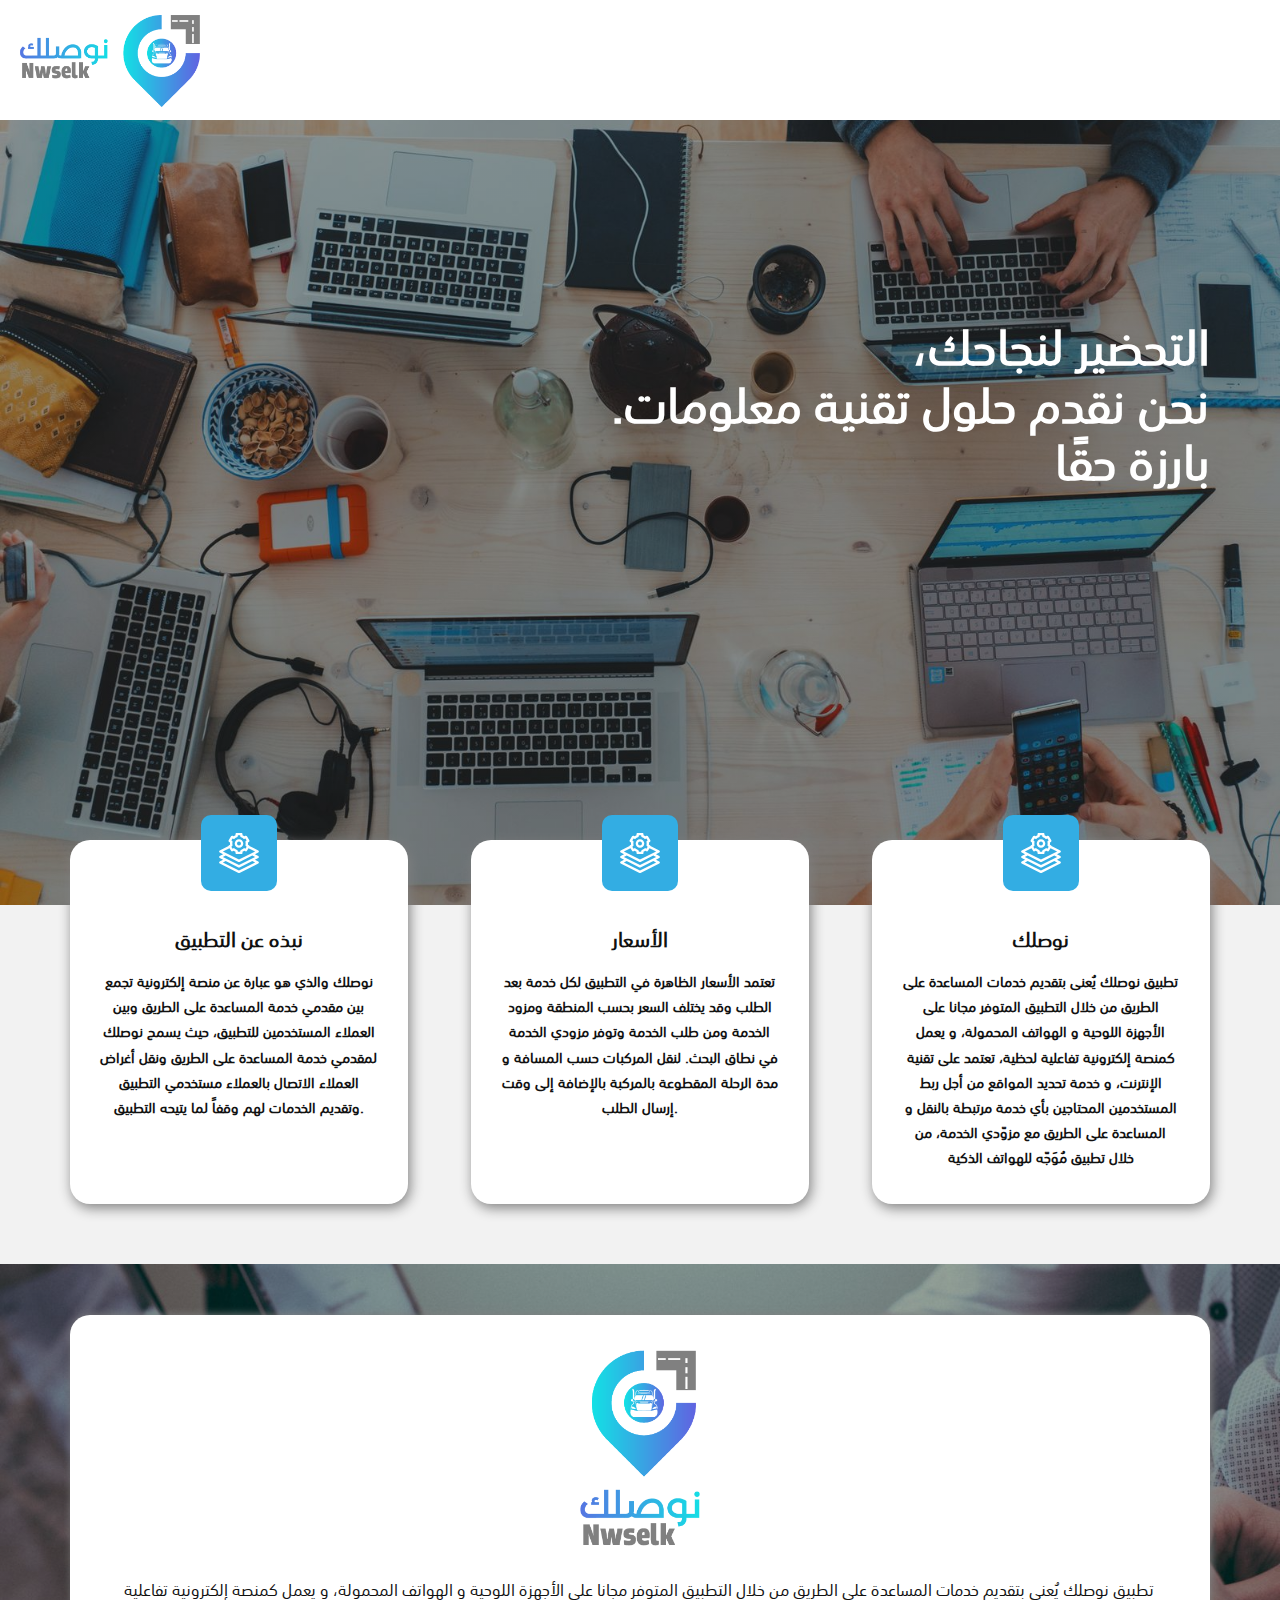
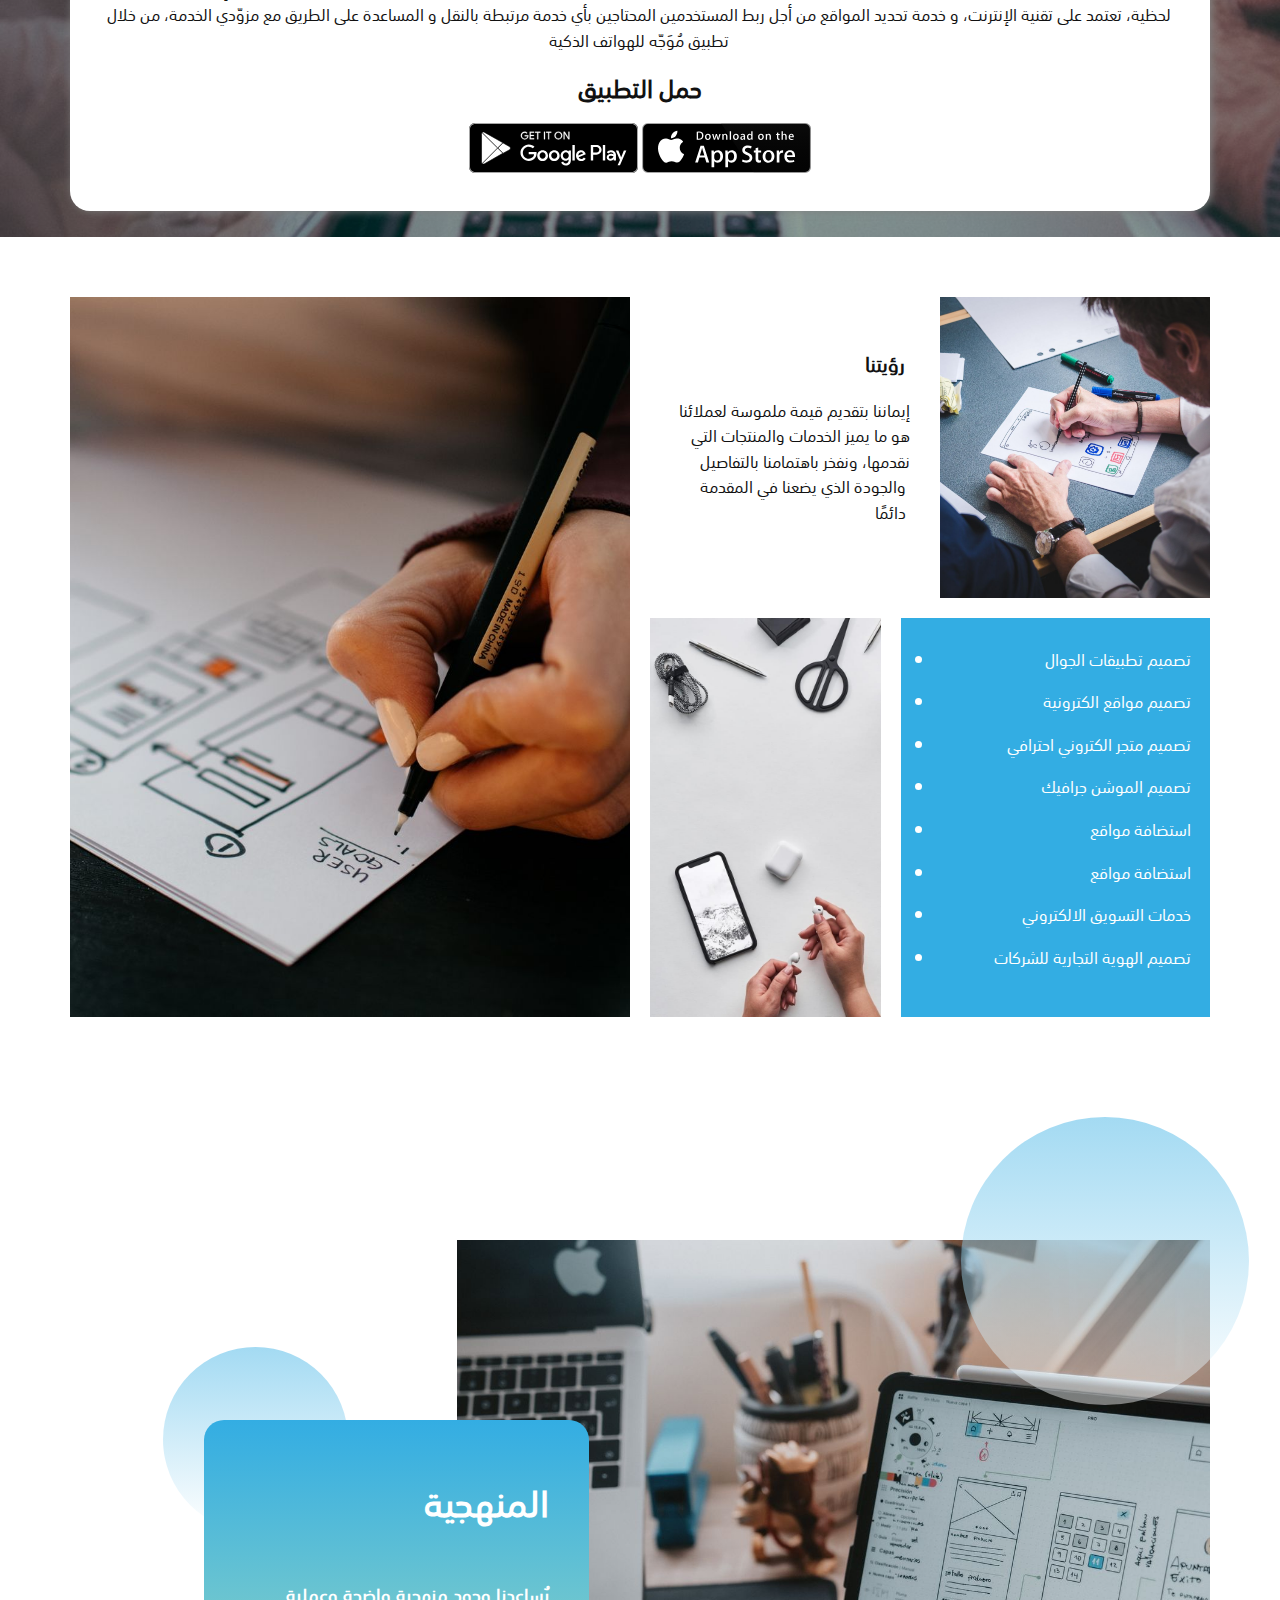
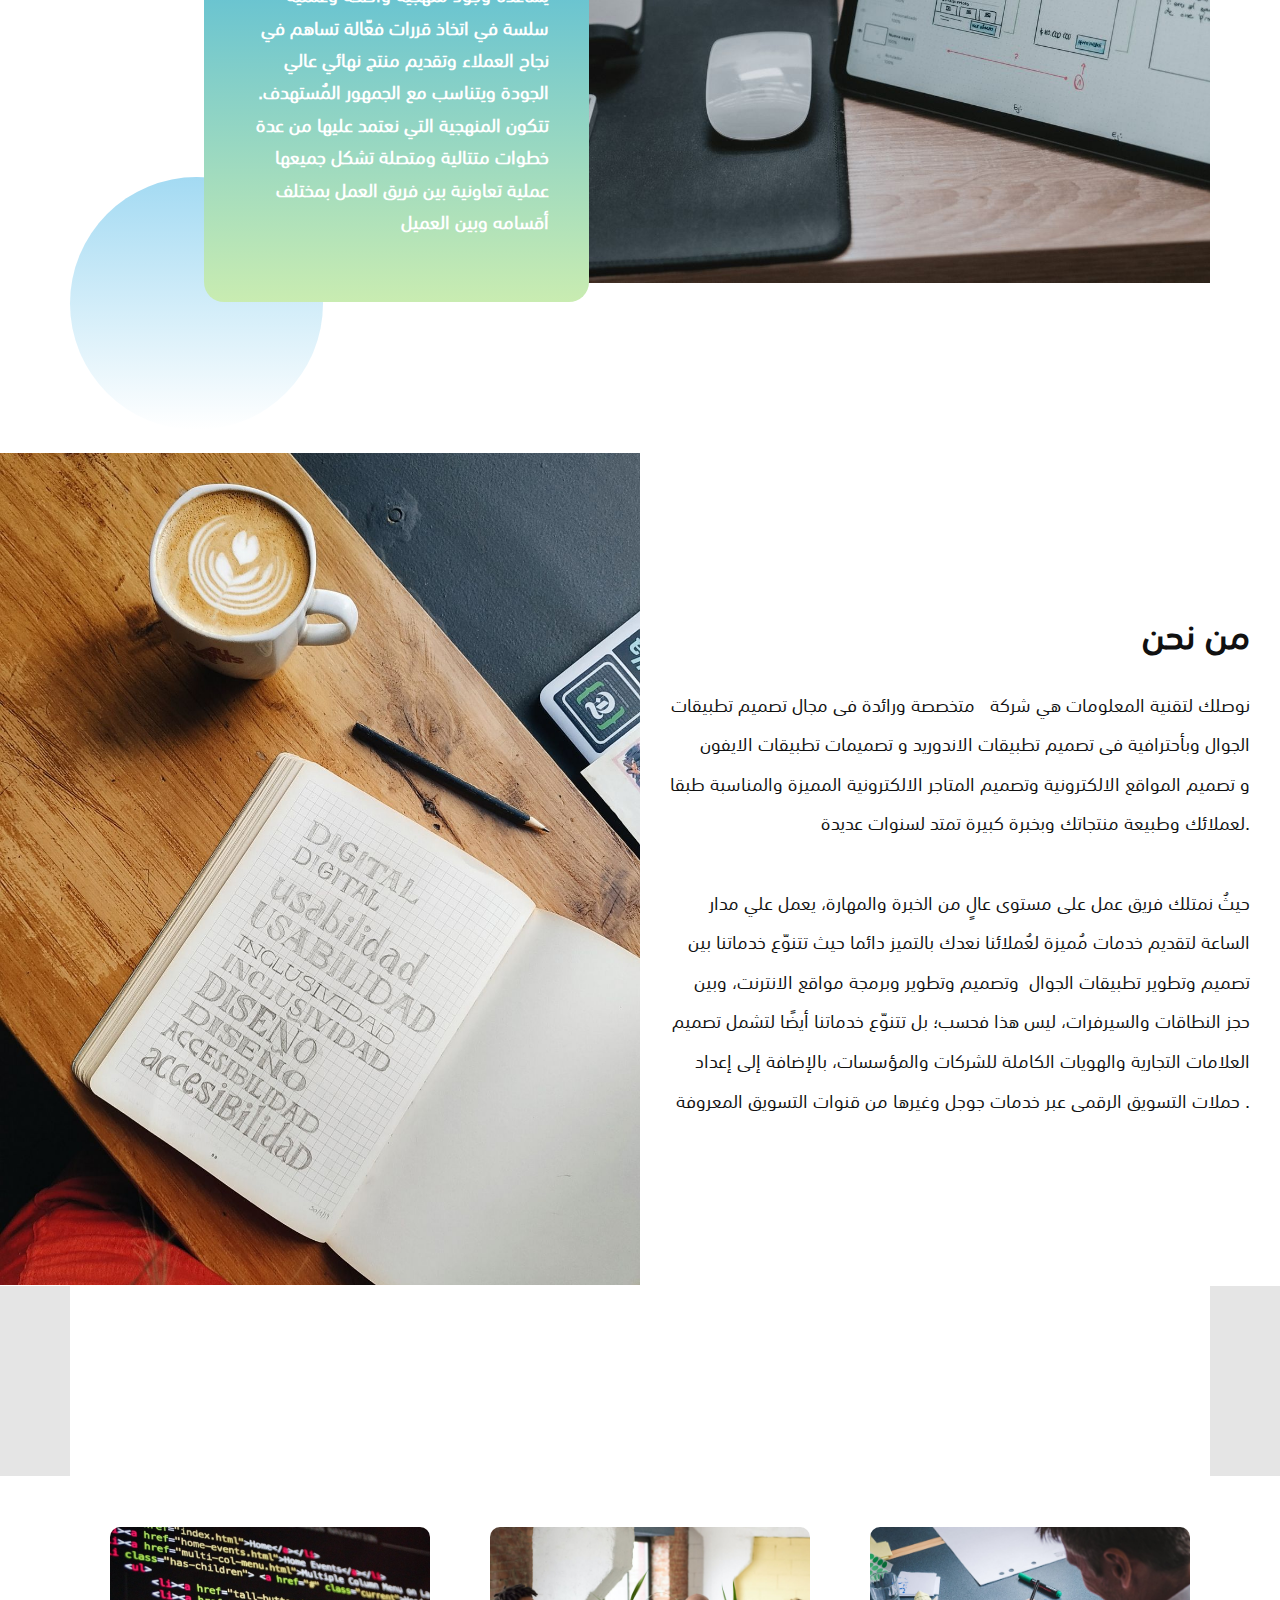
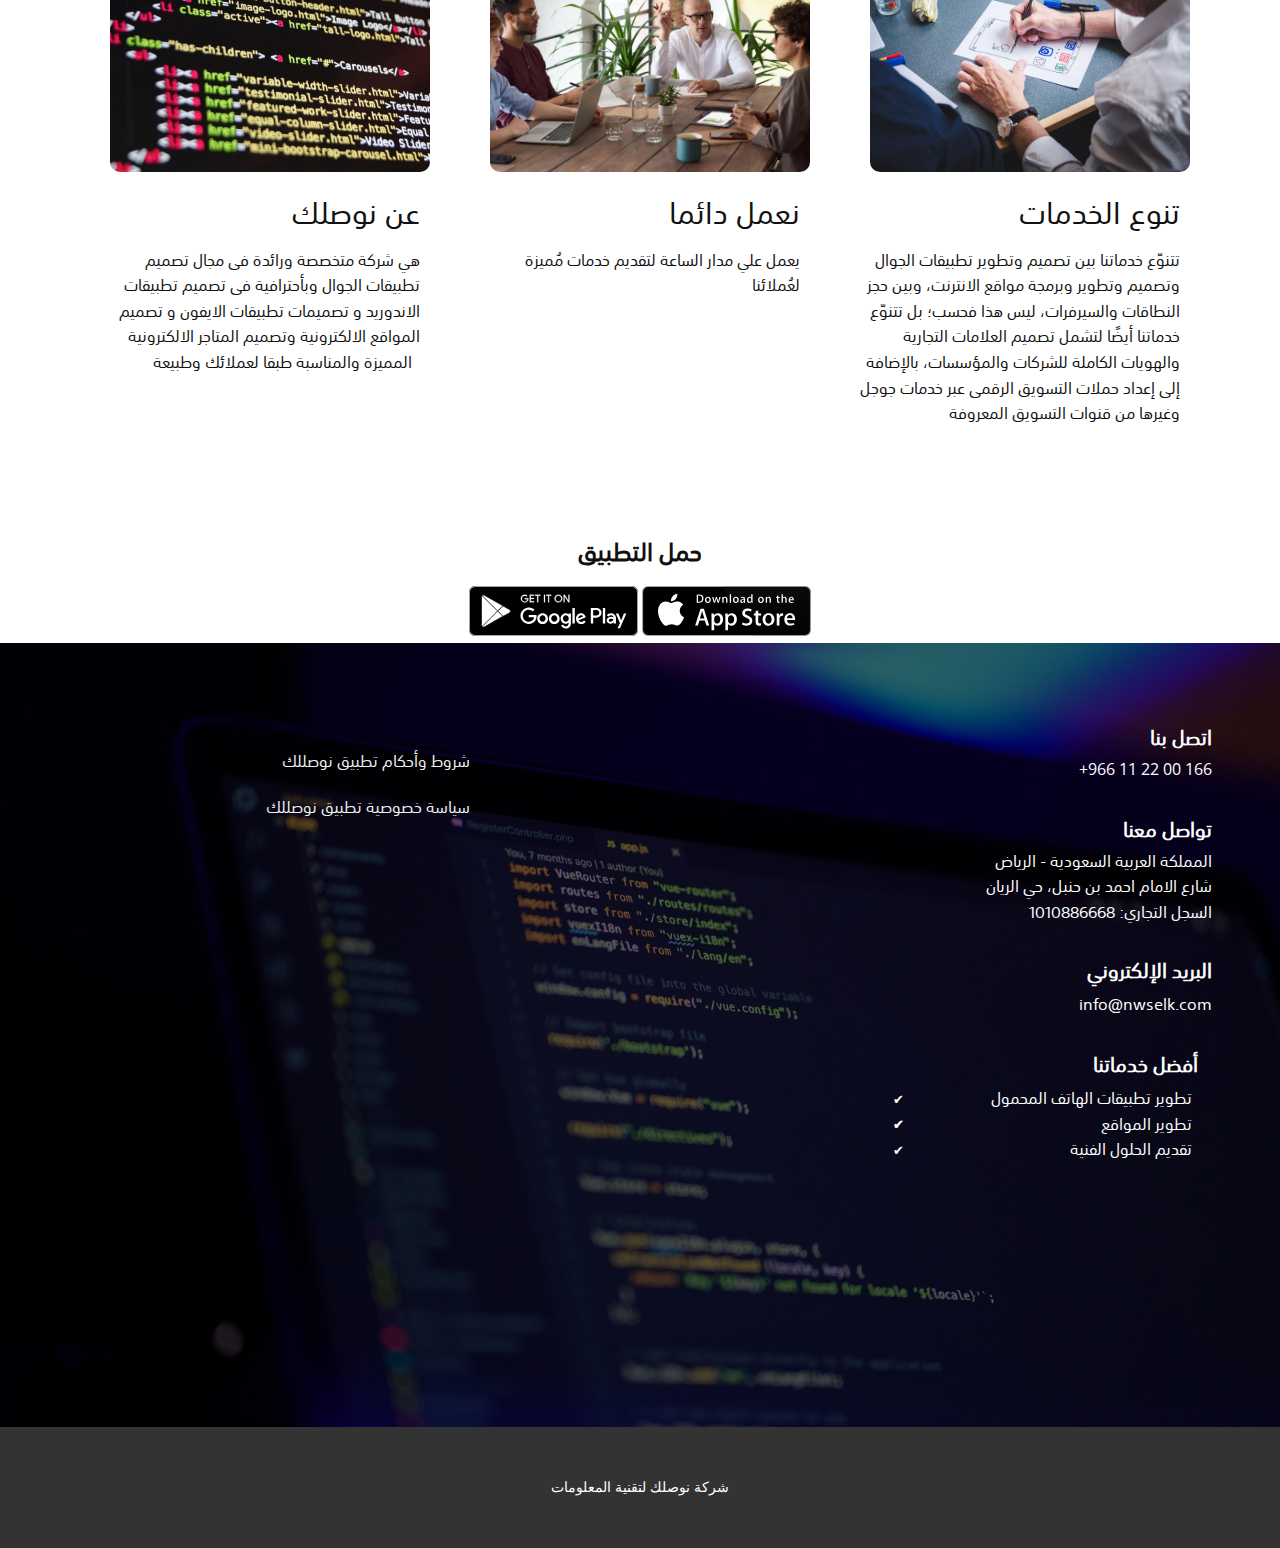
<file: index.html>
<!DOCTYPE html>
<html style="font-size: 16px;" lang="ar">
<head>
 <meta
  name="viewport"
  content="width=device-width, initial-scale=1.0"
 >
 <meta charset="utf-8">
 <meta
  name="keywords"
  content="تطبيقات، تطبيق، جوال، موقع، استضافة، خدمات، تقنية، تقنيه، معلومات،تقني"
 >
 <meta
  name="description"
  content="شركة نوصلك لتقنية المعلومات"
 >
 <meta
  name="page_type"
  content="np-template-header-footer-from-plugin"
 >
 <title>Nwselk | نوصلك</title>
 <link
  rel="stylesheet"
  href="nicepage.css"
  media="screen"
 >
 <link
  rel="stylesheet"
  href="app.css"
  media="screen"
 >
 <script
  class="u-script"
  type="text/javascript"
  src="jquery.js"
  defer=""
 ></script>
 <script
  class="u-script"
  type="text/javascript"
  src="nicepage.js"
  defer=""
 ></script>
 <meta
  name="generator"
  content="Nwselk | نوصلك"
 >

 <link
  id="u-theme-google-font"
  rel="stylesheet"
  href="https://fonts.googleapis.com/css?family=Open+Sans:300,300i,400,400i,500,500i,600,600i,700,700i,800,800i&amp;subset=arabic"
 >
 <link
  rel="shortcut icon"
  href="assets/images/icon-2-128x128.png"
  type="image/x-icon"
 >
 <script type="application/ld+json">{
  "@context": "http://schema.org",
  "@type": "Organization",
  "name": "",
  "logo": "images/logo.png"
 }</script>
 <meta
  name="theme-color"
  content="#478ac9"
 >
 <meta
  property="og:title"
  content="نوصلك"
 >
 <meta
  property="og:description"
  content="شركة نوصلك لتقنية المعلومات"
 >
 <meta
  property="og:type"
  content="website"
 >
 <link rel="stylesheet" href="https://cdnjs.cloudflare.com/ajax/libs/font-awesome/6.4.0/css/all.min.css"
       integrity="sha512-iecdLmaskl7CVkqkXNQ/ZH/XLlvWZOJyj7Yy7tcenmpD1ypASozpmT/E0iPtmFIB46ZmdtAc9eNBvH0H/ZpiBw=="
       crossorigin="anonymous" referrerpolicy="no-referrer" />
</head>
<body
 class="u-body u-xl-mode"
>
<script>
  try {
    if (window.location.search.toLowerCase().indexOf('dapp') > -1 || window.location.hash.toLowerCase().indexOf('app') > -1) {
      if (navigator.userAgent.toLowerCase().indexOf('android') > -1) {
        window.location.href = 'https://play.google.com/store/apps/details?id=com.myth.nwselk'
      }

      if (navigator.userAgent.toLowerCase().indexOf('iphone') > -1) {
        window.location.href = 'https://apps.apple.com/app/id1644849101'
      }
      // console.log(navigator.userAgent)
    }
  } catch (e) {

  }
</script>
<header
 class="u-align-right u-clearfix u-header u-sticky u-sticky-1ce5 u-headerf"
 style="padding: 15px 20px;height: 120px"
 id="sec-e5ce"
>
 <a
  href="#"
  class="u-image u-logo u-image-12"
  data-image-width="3508"
  data-image-height="2481"
  title="الصفحه الرئيسيه"
 >
  <img
   src="images/logo.png"
   class=""
   width="180"
  >
 </a>
</header>
<section
 class="u-align-right u-clearfix u-image u-shading u-section-1"
 id="carousel_71d0"
 data-image-width="6000"
 data-image-height="4000"
>
 <div class="u-clearfix u-sheet u-valign-middle-xl u-valign-middle-xs u-sheet-1">
  <div class="u-clearfix u-expanded-width u-layout-wrap u-layout-wrap-1">
   <div class="u-layout">
    <div class="u-layout-row">
     <div class="u-container-style u-layout-cell u-size-23 u-layout-cell-1">
      <div class="u-container-layout u-valign-middle u-container-layout-1"></div>
     </div>
     <div
      class="u-align-right u-container-style u-layout-cell u-size-37 u-layout-cell-2"
      data-animation-name="zoomIn"
      data-animation-duration="1750"
      data-animation-direction=""
     >
      <div class="u-container-layout u-container-layout-2">
       <h2
        class="u-custom-font u-text u-text-body-alt-color u-text-1"
        data-animation-name="slideIn"
        data-animation-duration="2000"
        data-animation-direction="Left"
       >،​​التحضير لنجاحك
        <br>
        .نحن نقدم حلول تقنية معلومات بارزة حقًا
       </h2>
      </div>
     </div>
    </div>
   </div>
  </div>
 </div>
</section>
<section
 class="u-align-center u-clearfix u-grey-5 u-section-2"
 id="carousel_f74d"
>
 <div class="u-clearfix u-sheet u-sheet-1">
  <div class="u-expanded-width u-list u-list-1">
   <div class="u-repeater u-repeater-1">
    <div class="u-align-center u-container-style u-list-item u-radius-20 u-repeater-item u-shape-round u-white u-list-item-1">
     <div class="u-container-layout u-similar-container u-container-layout-1">
            <span class="u-custom-color-1 u-icon u-icon-rounded u-radius-10 u-spacing-18 u-text-white u-icon-1">
              <svg
               class="u-svg-link"
               preserveAspectRatio="xMidYMin slice"
               viewBox="0 0 512 512"
               style=""
              >
                <use
                 xmlns:xlink="http://www.w3.org/1999/xlink"
                 xlink:href="#svg-a1cb"
                ></use>
              </svg>
              <svg
               class="u-svg-content"
               viewBox="0 0 512 512"
               id="svg-a1cb"
              >
                <g>
                  <path
                   d="m511 307c0-5.682-3.21-10.876-8.292-13.416l-43.168-21.584 43.168-21.584c5.082-2.54 8.292-7.734 8.292-13.416s-3.21-10.876-8.292-13.416l-112.921-56.46c-.575-4.484-3.146-8.659-7.364-11.094l-12.3-7.102c.583-4.672.877-9.328.877-13.928s-.294-9.256-.877-13.928l12.3-7.102c7.175-4.143 9.633-13.316 5.49-20.49l-30-51.961c-4.143-7.175-13.316-9.634-20.49-5.49l-12.353 7.131c-7.489-5.679-15.536-10.359-24.07-14v-14.16c0-8.284-6.716-15-15-15h-60c-8.284 0-15 6.716-15 15v14.16c-8.534 3.641-16.581 8.321-24.07 14l-12.353-7.131c-7.177-4.144-16.349-1.684-20.49 5.49l-30 51.961c-4.143 7.174-1.685 16.348 5.49 20.49l12.3 7.102c-.583 4.672-.877 9.328-.877 13.928s.294 9.256.877 13.928l-12.3 7.102c-4.217 2.435-6.789 6.611-7.364 11.094l-112.921 56.46c-5.082 2.54-8.292 7.734-8.292 13.416s3.21 10.876 8.292 13.416l43.168 21.584-43.168 21.584c-5.082 2.54-8.292 7.734-8.292 13.416s3.21 10.876 8.292 13.416l43.168 21.584-43.168 21.584c-5.082 2.54-8.292 7.734-8.292 13.416s3.21 10.876 8.292 13.416l240 120c2.111 1.056 4.409 1.584 6.708 1.584s4.597-.528 6.708-1.584l240-120c5.082-2.54 8.292-7.734 8.292-13.416s-3.21-10.876-8.292-13.416l-43.168-21.584 43.168-21.584c5.082-2.54 8.292-7.734 8.292-13.416zm-337.928-153.552c-1.375-6.209-2.072-12.416-2.072-18.448s.697-12.239 2.072-18.448c1.416-6.391-1.476-12.962-7.145-16.234l-8.36-4.827 15-25.98 8.422 4.861c5.674 3.275 12.814 2.49 17.641-1.938 9.372-8.598 20.093-14.832 31.865-18.53 6.252-1.965 10.505-7.758 10.505-14.311v-9.593h30v9.593c0 6.553 4.253 12.347 10.505 14.311 11.772 3.698 22.493 9.933 31.865 18.53 4.826 4.428 11.967 5.213 17.641 1.938l8.422-4.861 15 25.98-8.36 4.827c-5.669 3.272-8.561 9.844-7.145 16.234 1.375 6.209 2.072 12.416 2.072 18.448s-.697 12.239-2.072 18.448c-1.416 6.391 1.476 12.962 7.145 16.234l8.36 4.827-15 25.98-8.422-4.862c-5.674-3.275-12.816-2.49-17.641 1.938-9.371 8.598-20.092 14.833-31.865 18.531-6.252 1.964-10.505 7.758-10.505 14.311v9.593h-30v-9.593c0-6.553-4.253-12.347-10.505-14.311-11.773-3.698-22.494-9.934-31.865-18.531-4.825-4.428-11.967-5.214-17.641-1.938l-8.422 4.862-15-25.98 8.36-4.827c5.67-3.272 8.561-9.843 7.145-16.234zm-123.531 83.552 84.943-42.472 19.603 33.952c4.143 7.176 13.317 9.634 20.49 5.49l12.353-7.132c7.489 5.68 15.536 10.359 24.07 14.001v14.161c0 8.284 6.716 15 15 15h60c8.284 0 15-6.716 15-15v-14.16c8.534-3.642 16.581-8.321 24.07-14.001l12.353 7.132c7.173 4.143 16.348 1.684 20.49-5.49l19.603-33.952 84.943 42.471-206.459 103.229zm412.918 140-206.459 103.229-206.459-103.229 36.459-18.23 163.292 81.646c2.111 1.056 4.409 1.584 6.708 1.584s4.597-.528 6.708-1.584l163.292-81.646zm-206.459 33.229-206.459-103.229 36.459-18.23 163.292 81.646c2.111 1.056 4.409 1.584 6.708 1.584s4.597-.528 6.708-1.584l163.292-81.646 36.459 18.23z"
                  ></path>
                  <path d="m256 190c30.327 0 55-24.673 55-55s-24.673-55-55-55-55 24.673-55 55 24.673 55 55 55zm0-80c13.785 0 25 11.215 25 25s-11.215 25-25 25-25-11.215-25-25 11.215-25 25-25z"></path>
                </g>
              </svg>
            </span>
      <h5 class="u-custom-font u-text u-text-1">نبذه عن التطبيق</h5>
      <p class="u-align-center u-custom-font u-text u-text-2">
       نوصلك والذي هو عبارة عن منصة إلكترونية تجمع بين مقدمي خدمة المساعدة على الطريق وبين العملاء المستخدمين للتطبيق، حيث يسمح نوصلك لمقدمي خدمة المساعدة على الطريق ونقل أغراض العملاء الاتصال
       بالعملاء مستخدمي التطبيق وتقديم الخدمات لهم وقفاً لما يتيحه التطبيق.
      </p>
     </div>
    </div>
    <div class="u-align-center u-container-style u-list-item u-radius-20 u-repeater-item u-shape-round u-white u-list-item-2">
     <div class="u-container-layout u-similar-container u-container-layout-2">
            <span class="u-custom-color-1 u-icon u-icon-rounded u-radius-10 u-spacing-18 u-text-white u-icon-2">
              <svg
               class="u-svg-link"
               preserveAspectRatio="xMidYMin slice"
               viewBox="0 0 512 512"
               style=""
              >
                <use
                 xmlns:xlink="http://www.w3.org/1999/xlink"
                 xlink:href="#svg-da38"
                ></use>
              </svg>
              <svg
               class="u-svg-content"
               viewBox="0 0 512 512"
               id="svg-da38"
              >
                <g>
                  <path
                   d="m511 307c0-5.682-3.21-10.876-8.292-13.416l-43.168-21.584 43.168-21.584c5.082-2.54 8.292-7.734 8.292-13.416s-3.21-10.876-8.292-13.416l-112.921-56.46c-.575-4.484-3.146-8.659-7.364-11.094l-12.3-7.102c.583-4.672.877-9.328.877-13.928s-.294-9.256-.877-13.928l12.3-7.102c7.175-4.143 9.633-13.316 5.49-20.49l-30-51.961c-4.143-7.175-13.316-9.634-20.49-5.49l-12.353 7.131c-7.489-5.679-15.536-10.359-24.07-14v-14.16c0-8.284-6.716-15-15-15h-60c-8.284 0-15 6.716-15 15v14.16c-8.534 3.641-16.581 8.321-24.07 14l-12.353-7.131c-7.177-4.144-16.349-1.684-20.49 5.49l-30 51.961c-4.143 7.174-1.685 16.348 5.49 20.49l12.3 7.102c-.583 4.672-.877 9.328-.877 13.928s.294 9.256.877 13.928l-12.3 7.102c-4.217 2.435-6.789 6.611-7.364 11.094l-112.921 56.46c-5.082 2.54-8.292 7.734-8.292 13.416s3.21 10.876 8.292 13.416l43.168 21.584-43.168 21.584c-5.082 2.54-8.292 7.734-8.292 13.416s3.21 10.876 8.292 13.416l43.168 21.584-43.168 21.584c-5.082 2.54-8.292 7.734-8.292 13.416s3.21 10.876 8.292 13.416l240 120c2.111 1.056 4.409 1.584 6.708 1.584s4.597-.528 6.708-1.584l240-120c5.082-2.54 8.292-7.734 8.292-13.416s-3.21-10.876-8.292-13.416l-43.168-21.584 43.168-21.584c5.082-2.54 8.292-7.734 8.292-13.416zm-337.928-153.552c-1.375-6.209-2.072-12.416-2.072-18.448s.697-12.239 2.072-18.448c1.416-6.391-1.476-12.962-7.145-16.234l-8.36-4.827 15-25.98 8.422 4.861c5.674 3.275 12.814 2.49 17.641-1.938 9.372-8.598 20.093-14.832 31.865-18.53 6.252-1.965 10.505-7.758 10.505-14.311v-9.593h30v9.593c0 6.553 4.253 12.347 10.505 14.311 11.772 3.698 22.493 9.933 31.865 18.53 4.826 4.428 11.967 5.213 17.641 1.938l8.422-4.861 15 25.98-8.36 4.827c-5.669 3.272-8.561 9.844-7.145 16.234 1.375 6.209 2.072 12.416 2.072 18.448s-.697 12.239-2.072 18.448c-1.416 6.391 1.476 12.962 7.145 16.234l8.36 4.827-15 25.98-8.422-4.862c-5.674-3.275-12.816-2.49-17.641 1.938-9.371 8.598-20.092 14.833-31.865 18.531-6.252 1.964-10.505 7.758-10.505 14.311v9.593h-30v-9.593c0-6.553-4.253-12.347-10.505-14.311-11.773-3.698-22.494-9.934-31.865-18.531-4.825-4.428-11.967-5.214-17.641-1.938l-8.422 4.862-15-25.98 8.36-4.827c5.67-3.272 8.561-9.843 7.145-16.234zm-123.531 83.552 84.943-42.472 19.603 33.952c4.143 7.176 13.317 9.634 20.49 5.49l12.353-7.132c7.489 5.68 15.536 10.359 24.07 14.001v14.161c0 8.284 6.716 15 15 15h60c8.284 0 15-6.716 15-15v-14.16c8.534-3.642 16.581-8.321 24.07-14.001l12.353 7.132c7.173 4.143 16.348 1.684 20.49-5.49l19.603-33.952 84.943 42.471-206.459 103.229zm412.918 140-206.459 103.229-206.459-103.229 36.459-18.23 163.292 81.646c2.111 1.056 4.409 1.584 6.708 1.584s4.597-.528 6.708-1.584l163.292-81.646zm-206.459 33.229-206.459-103.229 36.459-18.23 163.292 81.646c2.111 1.056 4.409 1.584 6.708 1.584s4.597-.528 6.708-1.584l163.292-81.646 36.459 18.23z"
                  ></path>
                  <path d="m256 190c30.327 0 55-24.673 55-55s-24.673-55-55-55-55 24.673-55 55 24.673 55 55 55zm0-80c13.785 0 25 11.215 25 25s-11.215 25-25 25-25-11.215-25-25 11.215-25 25-25z"></path>
                </g>
              </svg>
            </span>
      <h5 class="u-custom-font u-text u-text-3">الأسعار</h5>
      <p class="u-align-center u-custom-font u-text u-text-4">
       تعتمد الأسعار الظاهرة في التطبيق لكل خدمة بعد الطلب وقد يختلف السعر بحسب المنطقة ومزود الخدمة ومن طلب الخدمة وتوفر مزودي الخدمة في نطاق البحث. لنقل المركبات حسب المسافة و مدة الرحلة المقطوعة
       بالمركبة بالإضافة إلى وقت إرسال الطلب.
      </p>
     </div>
    </div>
    <div class="u-align-center u-container-style u-list-item u-radius-20 u-repeater-item u-shape-round u-white u-list-item-3">
     <div class="u-container-layout u-similar-container u-container-layout-3">
            <span class="u-custom-color-1 u-icon u-icon-rounded u-radius-10 u-spacing-18 u-text-white u-icon-3">
              <svg
               class="u-svg-link"
               preserveAspectRatio="xMidYMin slice"
               viewBox="0 0 512 512"
               style=""
              >
                <use
                 xmlns:xlink="http://www.w3.org/1999/xlink"
                 xlink:href="#svg-6e14"
                ></use>
              </svg>
              <svg
               class="u-svg-content"
               viewBox="0 0 512 512"
               id="svg-6e14"
              >
                <g>
                  <path
                   d="m511 307c0-5.682-3.21-10.876-8.292-13.416l-43.168-21.584 43.168-21.584c5.082-2.54 8.292-7.734 8.292-13.416s-3.21-10.876-8.292-13.416l-112.921-56.46c-.575-4.484-3.146-8.659-7.364-11.094l-12.3-7.102c.583-4.672.877-9.328.877-13.928s-.294-9.256-.877-13.928l12.3-7.102c7.175-4.143 9.633-13.316 5.49-20.49l-30-51.961c-4.143-7.175-13.316-9.634-20.49-5.49l-12.353 7.131c-7.489-5.679-15.536-10.359-24.07-14v-14.16c0-8.284-6.716-15-15-15h-60c-8.284 0-15 6.716-15 15v14.16c-8.534 3.641-16.581 8.321-24.07 14l-12.353-7.131c-7.177-4.144-16.349-1.684-20.49 5.49l-30 51.961c-4.143 7.174-1.685 16.348 5.49 20.49l12.3 7.102c-.583 4.672-.877 9.328-.877 13.928s.294 9.256.877 13.928l-12.3 7.102c-4.217 2.435-6.789 6.611-7.364 11.094l-112.921 56.46c-5.082 2.54-8.292 7.734-8.292 13.416s3.21 10.876 8.292 13.416l43.168 21.584-43.168 21.584c-5.082 2.54-8.292 7.734-8.292 13.416s3.21 10.876 8.292 13.416l43.168 21.584-43.168 21.584c-5.082 2.54-8.292 7.734-8.292 13.416s3.21 10.876 8.292 13.416l240 120c2.111 1.056 4.409 1.584 6.708 1.584s4.597-.528 6.708-1.584l240-120c5.082-2.54 8.292-7.734 8.292-13.416s-3.21-10.876-8.292-13.416l-43.168-21.584 43.168-21.584c5.082-2.54 8.292-7.734 8.292-13.416zm-337.928-153.552c-1.375-6.209-2.072-12.416-2.072-18.448s.697-12.239 2.072-18.448c1.416-6.391-1.476-12.962-7.145-16.234l-8.36-4.827 15-25.98 8.422 4.861c5.674 3.275 12.814 2.49 17.641-1.938 9.372-8.598 20.093-14.832 31.865-18.53 6.252-1.965 10.505-7.758 10.505-14.311v-9.593h30v9.593c0 6.553 4.253 12.347 10.505 14.311 11.772 3.698 22.493 9.933 31.865 18.53 4.826 4.428 11.967 5.213 17.641 1.938l8.422-4.861 15 25.98-8.36 4.827c-5.669 3.272-8.561 9.844-7.145 16.234 1.375 6.209 2.072 12.416 2.072 18.448s-.697 12.239-2.072 18.448c-1.416 6.391 1.476 12.962 7.145 16.234l8.36 4.827-15 25.98-8.422-4.862c-5.674-3.275-12.816-2.49-17.641 1.938-9.371 8.598-20.092 14.833-31.865 18.531-6.252 1.964-10.505 7.758-10.505 14.311v9.593h-30v-9.593c0-6.553-4.253-12.347-10.505-14.311-11.773-3.698-22.494-9.934-31.865-18.531-4.825-4.428-11.967-5.214-17.641-1.938l-8.422 4.862-15-25.98 8.36-4.827c5.67-3.272 8.561-9.843 7.145-16.234zm-123.531 83.552 84.943-42.472 19.603 33.952c4.143 7.176 13.317 9.634 20.49 5.49l12.353-7.132c7.489 5.68 15.536 10.359 24.07 14.001v14.161c0 8.284 6.716 15 15 15h60c8.284 0 15-6.716 15-15v-14.16c8.534-3.642 16.581-8.321 24.07-14.001l12.353 7.132c7.173 4.143 16.348 1.684 20.49-5.49l19.603-33.952 84.943 42.471-206.459 103.229zm412.918 140-206.459 103.229-206.459-103.229 36.459-18.23 163.292 81.646c2.111 1.056 4.409 1.584 6.708 1.584s4.597-.528 6.708-1.584l163.292-81.646zm-206.459 33.229-206.459-103.229 36.459-18.23 163.292 81.646c2.111 1.056 4.409 1.584 6.708 1.584s4.597-.528 6.708-1.584l163.292-81.646 36.459 18.23z"
                  ></path>
                  <path d="m256 190c30.327 0 55-24.673 55-55s-24.673-55-55-55-55 24.673-55 55 24.673 55 55 55zm0-80c13.785 0 25 11.215 25 25s-11.215 25-25 25-25-11.215-25-25 11.215-25 25-25z"></path>
                </g>
              </svg>
            </span>
      <h5 class="u-custom-font u-text u-text-5">نوصلك</h5>
      <p class="u-align-center u-custom-font u-text u-text-6">
       تطبيق نوصلك يُعنى بتقديم خدمات المساعدة على الطريق من خلال التطبيق المتوفر مجانا على الأجهزة اللوحية و الهواتف المحمولة، و يعمل كمنصة إلكترونية تفاعلية لحظية، تعتمد على تقنية الإنترنت، و خدمة
       تحديد المواقع من أجل ربط المستخدمين المحتاجين بأي خدمة مرتبطة بالنقل و المساعدة على الطريق مع مزوّدي الخدمة، من خلال تطبيق مُوَجّه للهواتف الذكية
      </p>
     </div>
    </div>
   </div>
  </div>
 </div>
</section>
<section
 class="u-align-center u-clearfix u-image u-shading u-section-4"
 id="carousel_e45f"
 data-image-width="1600"
 data-image-height="1068"
>
 <!-- <div class='u-clearfix u-sheet u-valign-middle u-sheet-1'> -->
 <div class="u-clearfix u-sheet u-sheet-12">
  <!-- <h1 class='u-custom-font u-text u-text-1'> اعمالنا</h1>
  <div
          class='u-carousel u-expanded-width u-gallery u-layout-carousel u-lightbox u-no-transition u-show-text-none u-gallery-1'
          data-interval='5000'
          data-u-ride='carousel'
          id='carousel-9387'
  >
      <ol class='u-absolute-hcenter u-carousel-indicators u-carousel-indicators-1'>
          <li
                  data-u-target='#carousel-9387'
                  data-u-slide-to='0'
                  class='u-active u-grey-70 u-shape-circle'
                  style='width: 10px; height: 10px;'
          ></li>
          <li
                  data-u-target='#carousel-9387'
                  data-u-slide-to='1'
                  class='u-grey-70 u-shape-circle'
                  style='width: 10px; height: 10px;'
          ></li>
          <li
                  data-u-target='#carousel-9387'
                  data-u-slide-to='2'
                  class='u-grey-70 u-shape-circle'
                  style='width: 10px; height: 10px;'
          ></li>
      </ol>
      <div
              class='u-carousel-inner u-gallery-inner'
              role='listbox'
      >
          <div class='u-active u-carousel-item u-effect-hover-slide u-gallery-item u-carousel-item-1'>
              <div
                      class='u-back-slide'
                      data-image-width='1600'
                      data-image-height='1067'
              >
                  <img
                          class='u-back-image u-effect-hover-slide-direction-left u-expanded u-back-image-1'
                          src='assets/images/web-1-1900x1069.jpg'
                  >
              </div>
              <div class='u-over-slide u-over-slide-1'>
                  <h3 class='u-gallery-heading'></h3>
                  <p class='u-gallery-text'></p>
              </div>
          </div>
          <div class='u-carousel-item u-effect-hover-slide u-gallery-item u-carousel-item-2'>
              <div
                      class='u-back-slide'
                      data-image-width='1600'
                      data-image-height='1067'
              >
                  <img
                          class='u-back-image u-effect-hover-slide-direction-left u-expanded u-back-image-2'
                          src='assets/images/web-2-1900x1069.jpg'
                  >
              </div>
              <div class='u-over-slide u-over-slide-2'>
                  <h3 class='u-gallery-heading'></h3>
                  <p class='u-gallery-text'></p>
              </div>
          </div>
          <div
                  class='u-carousel-item u-effect-hover-slide u-gallery-item u-carousel-item-3'
                  data-image-width='1600'
                  data-image-height='1067'
          >
              <div class='u-back-slide'>
                  <img
                          class='u-back-image u-effect-hover-slide-direction-left u-expanded u-back-image-3'
                          src='assets/images/web-3-1900x1069.jpg'
                  >
              </div>
              <div class='u-over-slide u-over-slide-3'>
                  <h3 class='u-gallery-heading'></h3>
                  <p class='u-gallery-text'></p>
              </div>
              <style
                      data-mode='XL'
                      data-visited='true'
              ></style>
              <style data-mode='LG'></style>
              <style data-mode='MD'></style>
              <style data-mode='SM'></style>
              <style data-mode='XS'></style>
          </div>
      </div>
      <a
              class='u-absolute-vcenter u-carousel-control u-carousel-control-prev u-grey-70 u-icon-circle u-opacity u-opacity-70 u-spacing-10 u-text-white u-carousel-control-1'
              href='#carousel-9387'
              role='button'
              data-u-slide='prev'
      >
  <span aria-hidden='true'>
    <svg viewBox='0 0 451.847 451.847'>
      <path
              d='M97.141,225.92c0-8.095,3.091-16.192,9.259-22.366L300.689,9.27c12.359-12.359,32.397-12.359,44.751,0
c12.354,12.354,12.354,32.388,0,44.748L173.525,225.92l171.903,171.909c12.354,12.354,12.354,32.391,0,44.744
c-12.354,12.365-32.386,12.365-44.745,0l-194.29-194.281C100.226,242.115,97.141,234.018,97.141,225.92z'
      ></path>
    </svg>
  </span>
          <span class='sr-only'>
    <svg viewBox='0 0 451.847 451.847'>
      <path
              d='M97.141,225.92c0-8.095,3.091-16.192,9.259-22.366L300.689,9.27c12.359-12.359,32.397-12.359,44.751,0
c12.354,12.354,12.354,32.388,0,44.748L173.525,225.92l171.903,171.909c12.354,12.354,12.354,32.391,0,44.744
c-12.354,12.365-32.386,12.365-44.745,0l-194.29-194.281C100.226,242.115,97.141,234.018,97.141,225.92z'
      ></path>
    </svg>
  </span>
      </a>
      <a
              class='u-absolute-vcenter u-carousel-control u-carousel-control-next u-grey-70 u-icon-circle u-opacity u-opacity-70 u-spacing-10 u-text-white u-carousel-control-2'
              href='#carousel-9387'
              role='button'
              data-u-slide='next'
      >
  <span aria-hidden='true'>
    <svg viewBox='0 0 451.846 451.847'>
      <path
              d='M345.441,248.292L151.154,442.573c-12.359,12.365-32.397,12.365-44.75,0c-12.354-12.354-12.354-32.391,0-44.744
L278.318,225.92L106.409,54.017c-12.354-12.359-12.354-32.394,0-44.748c12.354-12.359,32.391-12.359,44.75,0l194.287,194.284
c6.177,6.18,9.262,14.271,9.262,22.366C354.708,234.018,351.617,242.115,345.441,248.292z'
      ></path>
    </svg>
  </span>
          <span class='sr-only'>
    <svg viewBox='0 0 451.846 451.847'>
      <path
              d='M345.441,248.292L151.154,442.573c-12.359,12.365-32.397,12.365-44.75,0c-12.354-12.354-12.354-32.391,0-44.744
L278.318,225.92L106.409,54.017c-12.354-12.359-12.354-32.394,0-44.748c12.354-12.359,32.391-12.359,44.75,0l194.287,194.284
c6.177,6.18,9.262,14.271,9.262,22.366C354.708,234.018,351.617,242.115,345.441,248.292z'
      ></path>
    </svg>
  </span>
      </a>
  </div> -->
  <div class="u-expanded-width u-list u-list-1">
   <div class="u-repeaterr u-repeater-1">
    <div class="u-align-center u-container-style u-custom-item u-list-item u-radius-20 u-repeater-item u-shape-round u-white u-list-item-1">
     <div class="u-container-layout u-similar-container u-valign-top u-container-layout-5">
      <img
       class="u-align-center u-image u-image-default u-image-5"
       src="images/nwselk.png"
       alt=""
       data-image-width="512"
       data-image-height="512"
      >
      <p class="u-align-center u-custom-font u-custom-item u-text u-text-6">
       تطبيق نوصلك يُعنى بتقديم خدمات المساعدة على الطريق من خلال التطبيق المتوفر مجانا على الأجهزة
       اللوحية و الهواتف المحمولة، و يعمل كمنصة إلكترونية تفاعلية لحظية، تعتمد على تقنية الإنترنت،
       و خدمة تحديد المواقع من أجل ربط المستخدمين المحتاجين بأي خدمة مرتبطة بالنقل و المساعدة على
       الطريق مع مزوّدي الخدمة، من خلال تطبيق مُوَجّه للهواتف الذكية
      </p>
      <div class="col-12 mt-4">
       <h4 class="mbr-section-subtitle mbr-fonts-style mb-3 display-7">
        <strong>حمل التطبيق</strong>
       </h4>
       <div class="social-row display-7 justify-content-end">

        <a
         href="https://play.google.com/store/apps/details?id=com.myth.nwselk"
         class="m-2"
        >
         <img
          src="assets/images/google-play-badge.svg"
          height="50"
          alt=""
         >
        </a>
        <a
         href="https://apps.apple.com/app/id1644849101"
         class="m-2"
        >
         <img
          src="assets/images/app-store-badge.svg"
          height="50"
          alt=""
         >
        </a>
       </div>
      </div>
     </div>
    </div><!--
                <div class='u-align-center u-container-style u-custom-item u-list-item u-radius-20 u-repeater-item u-shape-round u-white u-list-item-2'>
                    <div class='u-container-layout u-similar-container u-valign-top u-container-layout-3'>
                        <img
                          class='u-align-center u-image u-image-contain u-image-default u-image-3'
                          src='images/taktikha31.png'
                          alt=''
                          data-image-width='596'
                          data-image-height='842'
                        >
                        <p class='u-align-center u-custom-font u-custom-item u-text u-text-4'> إذا
                            تبحث عن شاليه أو استراحه او منزل او مخيم &nbsp;لقضاء يوم مميز، فأنت في المكان المناسب افضل
                            الشاليهات والاستراحات بألعاب اطفال العاب مائيه، مسطحات خضراء، شاليهات بمسبح
                            شاليهات بدون مسبح، استراحات كبيره, شاليهات واستراحات مناسبه للعوائل والأصدقاء
                        </p>
                        <a
                          target='_blank'
                          href='https://taktikha-app.com'
                          class='u-active-none u-border-2 u-border-active-custom-color-1 u-border-grey-15 u-border-hover-custom-color-1 u-btn u-button-style u-custom-font u-hover-none u-none u-text-body-color u-text-hover-custom-color-1 u-btn-3'
                        >أكثر
                        </a>
                    </div>
                </div>
                <div class='u-align-center u-container-style u-custom-item u-list-item u-radius-20 u-repeater-item u-shape-round u-white u-list-item-3'>
                    <div class='u-container-layout u-similar-container u-valign-top u-container-layout-4'>
                        <img
                          class='u-align-center u-image u-image-default u-image-4'
                          src='images/390adce9-9cdf-a97b-ee96-de525b59bfa9.jpg'
                          alt=''
                          data-image-width='504'
                          data-image-height='446'
                        >
                        <p class='u-align-center u-custom-font u-custom-item u-text u-text-5'> طلباتي منصة سعودية متخصصة في توصيل الطلبات&nbsp;نهتم بتوفير تجربة عميل مميزة من خلال تنوع المطاعم و البقالات وسرعة التوصيل وخيارات الدفع والتطوير المستمر
                            للخدمات المقدمة&nbsp;</p>
                        <a
                          target='_blank'
                          href='https://talbati.plus'
                          class='u-active-none u-border-2 u-border-active-custom-color-1 u-border-grey-15 u-border-hover-custom-color-1 u-btn u-button-style u-custom-font u-hover-none u-none u-text-body-color u-text-hover-custom-color-1 u-btn-4'
                        > أكثر
                        </a>
                    </div>
                </div>-->
   </div>
  </div>
 </div>
</section>
<section
 class="u-align-right u-clearfix u-section-3"
 id="carousel_8a04"
>
 <div class="u-clearfix u-sheet u-valign-middle u-sheet-1">
  <div class="u-clearfix u-expanded-width u-gutter-20 u-layout-wrap u-layout-wrap-1">
   <div class="u-layout">
    <div class="u-layout-row">
     <div class="u-size-27-lg u-size-30-sm u-size-30-xl u-size-30-xs u-size-60-md">
      <div class="u-layout-col">
       <div
        class="u-container-style u-image u-layout-cell u-left-cell u-size-60 u-image-1"
        src=""
        data-image-width="5568"
        data-image-height="3712"
       >
        <div class="u-container-layout u-valign-middle u-container-layout-1"></div>
       </div>
      </div>
     </div>
     <div class="u-size-30-sm u-size-30-xl u-size-30-xs u-size-33-lg u-size-60-md">
      <div class="u-layout-col">
       <div class="u-size-30">
        <div class="u-layout-row">
         <div class="u-align-right u-container-style u-layout-cell u-size-30 u-white u-layout-cell-2">
          <div class="u-container-layout u-container-layout-2">
           <h4 class="u-custom-font u-text u-text-default u-text-1"> رؤيتنا&nbsp;</h4>
           <p class="u-align-right u-custom-font u-text u-text-2"> إيماننا بتقديم قيمة
            ملموسة لعملائنا هو ما يميز الخدمات والمنتجات التي نقدمها، ونفخر
            باهتمامنا بالتفاصيل والجودة الذي يضعنا في المقدمة&nbsp;<br>
            دائمًا&nbsp;
           </p>
          </div>
         </div>
         <div
          class="u-container-style u-image u-layout-cell u-right-cell u-size-30 u-image-2"
          src=""
          data-image-width="4592"
          data-image-height="3448"
         >
          <div class="u-container-layout u-valign-middle u-container-layout-3"></div>
         </div>
        </div>
       </div>
       <div class="u-size-30">
        <div class="u-layout-row">
         <div
          class="u-container-style u-image u-layout-cell u-size-26 u-image-3"
          src=""
          data-image-width="1619"
          data-image-height="1080"
         >
          <div class="u-container-layout u-valign-middle u-container-layout-4"></div>
         </div>
         <div class="u-align-right u-container-style u-custom-color-1 u-layout-cell u-right-cell u-size-34 u-layout-cell-5">
          <div class="u-container-layout u-container-layout-5">
           <ul class="u-align-right u-spacing-17 u-text u-text-white u-text-3">
            <li> تصميم تطبيقات الجوال&nbsp;</li>
            <li>
             <span style="text-decoration: underline !important;"></span>
             تصميم مواقع الكترونية&nbsp;
            </li>
            <li>
             <span style="text-decoration: underline !important;"></span>
             تصميم متجر الكتروني احترافي&nbsp;
            </li>
            <li> تصميم الموشن جرافيك&nbsp;</li>
            <li> استضافة مواقع&nbsp;<br>
            </li>
            <li> استضافة مواقع&nbsp;</li>
            <li>خدمات التسويق الالكتروني&nbsp;</li>
            <li>تصميم الهوية التجارية للشركات&nbsp;</li>
           </ul>
          </div>
         </div>
        </div>
       </div>
      </div>
     </div>
    </div>
   </div>
  </div>
 </div>
</section>
<section
 class="u-align-center u-clearfix u-hidden u-section-5"
 id="carousel_9d7c"
>
 <h2 class="u-custom-font u-text u-text-1"> عملنا</h2>
 <div class="u-expanded-width u-gallery u-layout-grid u-lightbox u-show-text-on-hover u-gallery-1">
  <div class="u-gallery-inner u-gallery-inner-1">
   <div class="u-effect-fade u-gallery-item">
    <div
     class="u-back-slide"
     data-image-width="1600"
     data-image-height="1018"
    >
     <img
      class="u-back-image u-expanded"
      src="images/TktikhaMockups3.png"
      alt="تكتكها"
     >
    </div>
    <div class="u-over-slide u-shading u-valign-middle u-over-slide-1">
     <h3
      class="u-gallery-heading"
      style="text-transform: uppercase;"
     >تكتكها
     </h3>
     <p
      class="u-custom-font u-gallery-text"
      style="font-family: SSTArabicRoman;"
     ></p>
    </div>
   </div>
   <div class="u-effect-fade u-gallery-item">
    <div
     class="u-back-slide"
     data-image-width="10000"
     data-image-height="5000"
    >
     <img
      class="u-back-image u-expanded"
      src="images/TktikhaMockups2.png"
      alt="تكتكها"
     >
    </div>
    <div class="u-over-slide u-shading u-valign-middle u-over-slide-2">
     <h3
      class="u-gallery-heading"
      style="text-transform: uppercase;"
     >تكتكها
     </h3>
     <p
      class="u-custom-font u-gallery-text"
      style="font-family: SSTArabicRoman;"
     ></p>
    </div>
   </div>
   <div class="u-effect-fade u-gallery-item">
    <div
     class="u-back-slide"
     data-image-width="14960"
     data-image-height="9520"
    >
     <img
      class="u-back-image u-expanded"
      src="images/TktikhaMockups3.png"
      alt="تكتكها"
     >
    </div>
    <div class="u-over-slide u-shading u-valign-middle u-over-slide-3">
     <h3
      class="u-gallery-heading"
      style="text-transform: uppercase;"
     >تكتكها
     </h3>
     <p
      class="u-custom-font u-gallery-text"
      style="font-family: SSTArabicRoman;"
     ></p>
    </div>
   </div>
   <div class="u-effect-fade u-gallery-item">
    <div
     class="u-back-slide"
     data-image-width="1600"
     data-image-height="1018"
    >
     <img
      class="u-back-image u-expanded"
      src="images/TktikhaMockups3.png"
      alt="تكتكها"
     >
    </div>
    <div class="u-over-slide u-shading u-valign-middle u-over-slide-4">
     <h3
      class="u-gallery-heading"
      style="text-transform: uppercase;"
     >تكتكها
     </h3>
     <p
      class="u-custom-font u-gallery-text"
      style="font-family: SSTArabicRoman;"
     ></p>
    </div>
   </div>
   <div class="u-effect-fade u-gallery-item">
    <div
     class="u-back-slide"
     data-image-width="1600"
     data-image-height="800"
    >
     <img
      class="u-back-image u-expanded"
      src="images/TktikhaMockups2.png"
      alt="تكتكها"
     >
    </div>
    <div class="u-over-slide u-shading u-valign-middle u-over-slide-5">
     <h3
      class="u-gallery-heading"
      style="text-transform: uppercase;"
     >تكتكها
     </h3>
     <p
      class="u-custom-font u-gallery-text"
      style="font-family: SSTArabicRoman;"
     ></p>
    </div>
   </div>
   <div class="u-effect-fade u-gallery-item">
    <div
     class="u-back-slide"
     data-image-width="1600"
     data-image-height="1018"
    >
     <img
      class="u-back-image u-expanded"
      src="images/TktikhaMockups3.png"
      alt="تكتكها"
     >
    </div>
    <div class="u-over-slide u-shading u-valign-middle u-over-slide-6">
     <h3
      class="u-gallery-heading"
      style="text-transform: uppercase;"
     >تكتكها
     </h3>
     <p
      class="u-custom-font u-gallery-text"
      style="font-family: SSTArabicRoman;"
     ></p>
    </div>
   </div>
  </div>
 </div>
 <div class="u-effect-fade u-gallery-item u-gallery-item-7">
  <div
   class="u-back-slide"
   data-image-width="14960"
   data-image-height="9520"
  >
   <img
    class="u-back-image u-expanded"
    src="images/TktikhaMockups3.png"
    alt="تكتكها"
   >
  </div>
  <div class="u-over-slide u-shading u-valign-middle u-over-slide-7">
   <h3
    class="u-gallery-heading"
    style="text-transform: uppercase;"
   >تكتكها
   </h3>
   <p
    class="u-custom-font u-gallery-text"
    style="font-family: SSTArabicRoman;"
   ></p>
  </div>
 </div>
</section>
<section
 class="u-align-center u-clearfix u-section-6"
 id="carousel_a2ce"
>
 <div class="u-clearfix u-sheet u-sheet-1">
  <img
   class="u-image u-image-1"
   src="images/alvaro-reyes-zvmZiw3vdsQ-unsplash.jpg"
   data-image-width="1600"
   data-image-height="1067"
  >
  <div class="u-gradient u-opacity u-opacity-45 u-shape u-shape-circle u-shape-1"></div>
  <div class="u-gradient u-opacity u-opacity-45 u-shape u-shape-circle u-shape-2"></div>
  <div class="u-gradient u-opacity u-opacity-45 u-shape u-shape-circle u-shape-3"></div>
  <div class="u-align-right u-container-style u-gradient u-group u-radius-20 u-shape-round u-group-1">
   <div class="u-container-layout u-container-layout-1">
    <h2 class="u-text u-text-body-alt-color u-text-default u-text-1"> المنهجية</h2>
    <p class="u-custom-font u-text u-text-body-alt-color u-text-2">
     <b>يُساعدنا
      وجود منهجية واضحة وعملية سلسة في اتخاذ قررات فعّالة تساهم في نجاح العملاء
      وتقديم منتج نهائي عالي الجودة ويتناسب مع الجمهور المُستهدف. تتكون المنهجية التي
      نعتمد عليها من عدة خطوات​ متتالية ومتصلة تشكل جميعها عملية تعاونية بين فريق
      العمل بمختلف أقسامه وبين العميل
     </b>
    </p>
   </div>
  </div>
 </div>
</section>
<section
 class="u-align-center u-clearfix u-section-7"
 id="carousel_d03e"
>
 <div class="u-expanded-width u-grey-10 u-shape u-shape-rectangle u-shape-1"></div>
 <div class="u-clearfix u-expanded-width u-layout-wrap u-layout-wrap-1">
  <div class="u-layout">
   <div class="u-layout-row">
    <div
     class="u-container-style u-image u-layout-cell u-left-cell u-size-30 u-image-1"
     data-image-width="1200"
     data-image-height="1600"
    >
     <div class="u-container-layout u-container-layout-1"></div>
    </div>
    <div class="u-align-left u-container-style u-layout-cell u-right-cell u-size-30 u-white u-layout-cell-2">
     <div class="u-container-layout u-container-layout-2">
      <h2 class="u-align-right u-text u-text-1">
       <b>من نحن</b>
      </h2>
      <p class="u-align-right u-custom-font u-text u-text-2">نوصلك لتقنية المعلومات هي شركة &nbsp;
       متخصصة ورائدة فى مجال&nbsp;تصميم
       تطبيقات
       الجوال&nbsp;وبأحترافية فى تصميم تطبيقات الاندوريد و تصميمات تطبيقات
       الايفون و&nbsp;تصميم
       المواقع الالكترونية&nbsp;وتصميم المتاجر الالكترونية المميزة والمناسبة طبقا لعملائك
       وطبيعة منتجاتك وبخبرة كبيرة تمتد لسنوات عديدة.
       <br>
       <br>&nbsp;حيثُ نمتلك فريق عمل على مستوى
       عالٍ من الخبرة والمهارة، يعمل علي مدار الساعة لتقديم خدمات مُميزة لعُملائنا&nbsp;نعدك
       بالتميز دائما
       حيث تتنوّع خدماتنا بين تصميم وتطوير تطبيقات
       الجوال&nbsp; وتصميم وتطوير وبرمجة مواقع الانترنت، وبين حجز النطاقات والسيرفرات،
       ليس هذا فحسب؛ بل تتنوّع خدماتنا أيضًا لتشمل تصميم العلامات التجارية والهويات
       الكاملة للشركات والمؤسسات، بالإضافة إلى إعداد حملات التسويق الرقمى عبر خدمات
       جوجل وغيرها من قنوات التسويق المعروفة .
      </p>
     </div>
    </div>
   </div>
  </div>
 </div>
</section>
<section
 class="u-align-center u-clearfix u-valign-top-sm u-valign-top-xs u-section-8"
 id="carousel_c2cb"
>
 <div class="u-expanded-width u-grey-10 u-shape u-shape-rectangle u-shape-1"></div>
 <div class="u-list u-list-1">
  <div class="u-repeater u-repeater-1">
   <div class="u-align-right u-container-style u-list-item u-repeater-item u-white u-list-item-1">
    <div class="u-container-layout u-similar-container u-container-layout-1">
     <img
      class="u-image u-image-round u-radius-10 u-image-1"
      src="images/dc52090af58f14d80bc9661ff45a946ce563c300bd2577e3dd0e9adddbba47572e51bd3a4d4c87017b332bafdbf24f4f8a40ef846834fd768f1555_1280.jpg"
      alt=""
      data-image-width="1280"
      data-image-height="718"
     >
     <h3 class="u-text u-text-default u-text-1">عن نوصلك</h3>
     <p class="u-custom-font u-heading-font u-text u-text-2"> هي شركة متخصصة ورائدة فى مجال
      تصميم تطبيقات الجوال
      وبأحترافية فى تصميم تطبيقات الاندوريد و تصميمات تطبيقات الايفون و
      تصميم المواقع الالكترونية
      وتصميم المتاجر الالكترونية المميزة والمناسبة طبقا لعملائك وطبيعة&nbsp;&nbsp;
     </p>
    </div>
   </div>
   <div class="u-align-right u-container-style u-list-item u-repeater-item u-white u-list-item-2">
    <div class="u-container-layout u-similar-container u-container-layout-2">
     <img
      class="u-image u-image-round u-radius-10 u-image-2"
      src="images/pexels-fauxels-3182781.jpg"
      alt=""
      data-image-width="1600"
      data-image-height="1068"
     >
     <h3 class="u-text u-text-default u-text-3"> نعمل دائما</h3>
     <p class="u-custom-font u-heading-font u-text u-text-4"> يعمل علي مدار الساعة لتقديم خدمات مُميزة
      لعُملائنا</p>
    </div>
   </div>
   <div class="u-align-right u-container-style u-list-item u-repeater-item u-white u-list-item-3">
    <div class="u-container-layout u-similar-container u-container-layout-3">
     <img
      class="u-image u-image-round u-radius-10 u-image-3"
      src="images/pexels-fabian-wiktor-34714231.jpg"
      alt=""
      data-image-width="1600"
      data-image-height="1201"
     >
     <h3 class="u-text u-text-default u-text-5"> تنوع الخدمات</h3>
     <p class="u-custom-font u-heading-font u-text u-text-6"> تتنوّع خدماتنا بين تصميم وتطوير تطبيقات
      الجوال  وتصميم وتطوير وبرمجة مواقع الانترنت، وبين حجز النطاقات والسيرفرات، ليس هذا فحسب؛ بل
      تتنوّع خدماتنا أيضًا لتشمل تصميم العلامات
      التجارية والهويات الكاملة للشركات والمؤسسات، بالإضافة إلى
      إعداد حملات التسويق الرقمى عبر خدمات جوجل وغيرها من قنوات التسويق المعروفة
     </p>
    </div>
   </div>
  </div>
 </div>
</section>

<div style="text-align: center">
 <h4 class="mbr-section-subtitle mbr-fonts-style mb-3 display-7" style="text-align: center">
  <strong>حمل التطبيق</strong>
 </h4>
 <div class="social-row display-7 justify-content-end">

  <a
   href="https://play.google.com/store/apps/details?id=com.myth.nwselk"
   class="m-2"
  >
   <img
    src="assets/images/google-play-badge.svg"
    height="50"
    alt=""
   >
  </a>
  <a
   href="https://apps.apple.com/app/id1644849101"
   class="m-2"
  >
   <img
    src="assets/images/app-store-badge.svg"
    height="50"
    alt=""
   >
  </a>
 </div>
</div>

<section
 class="u-clearfix u-image u-shading u-section-9"
 id="carousel_b19a"
 data-image-width="9504"
 data-image-height="6336"
>
 <div class="u-clearfix u-sheet u-sheet-1">
  <div class="u-clearfix u-layout-wrap u-layout-wrap-1">
   <div class="u-layout">
    <div class="u-layout-row">
     <div class="u-align-right u-container-style u-layout-cell u-size-20 u-layout-cell-1">
      <div class="u-container-layout u-container-layout-1">
       <p><a class=" n-text" href="terms">شروط وأحكام تطبيق نوصللك</a></p>
       <p><a class=" n-text" href="privacy-policy">سياسة خصوصية تطبيق نوصللك</a></p>
      </div>
     </div>
     <div class="u-align-right u-container-style u-layout-cell u-right-cell u-size-40 u-layout-cell-2">
      <div class="u-container-layout u-container-layout-2">
       <h6 class="u-custom-font u-text u-text-1">اتصل بنا</h6>
       <p class="u-text u-text-2">+966 11 22 00 166</p>
       <!--<p class='u-text u-text-2'>+966 542 766 832</p>-->
       <h6 class="u-custom-font u-text u-text-3">تواصل معنا</h6>
       <p class="u-custom-font u-text u-text-4"> المملكة العربية السعودية - الرياض
        <br>شارع الامام احمد بن حنبل، حي الريان
        <br> السجل التجاري: 1010886668
       </p>
       <h6 class="u-align-right u-custom-font u-text u-text-5">البريد الإلكتروني</h6>
       <p class="u-align-right u-custom-font u-text u-text-6">info@nwselk.com</p>
       <h6 class="u-custom-font u-text u-text-7"> أفضل خدماتنا</h6>
       <ul class="u-custom-list u-text u-text-8">
        <li>
         <div class="class u-list-icon">
          <div
           xmlns="http://www.w3.org/2000/svg"
           xmlns:xlink="http://www.w3.org/1999/xlink"
           version="1.1"
           xml:space="preserve"
           class="u-svg-content"
          >✔</div>
         </div>
         تطوير تطبيقات الهاتف المحمول
        </li>
        <li>
         <div class="class u-list-icon">
          <div
           xmlns="http://www.w3.org/2000/svg"
           xmlns:xlink="http://www.w3.org/1999/xlink"
           version="1.1"
           xml:space="preserve"
           class="u-svg-content"
          >✔</div>
         </div>
         <div class="class u-list-icon">
          <div
           xmlns="http://www.w3.org/2000/svg"
           xmlns:xlink="http://www.w3.org/1999/xlink"
           version="1.1"
           xml:space="preserve"
           class="u-svg-content"
          >✔</div>
         </div>
         تطوير المواقع
        </li>
        <li>
         <div class="class u-list-icon">
          <div
           xmlns="http://www.w3.org/2000/svg"
           xmlns:xlink="http://www.w3.org/1999/xlink"
           version="1.1"
           xml:space="preserve"
           class="u-svg-content"
          >✔</div>
         </div>
         تقديم الحلول الفنية
         <br>
        </li>
       </ul>
       <div style="margin-left: auto;margin-top: 1rem;" class="u-text-8">
        <a style="color: #FFFFFF;font-size: 1.6rem;" href="https://www.instagram.com/nwselk" target="_blank">
         <i class="fa-brands fa-instagram"></i>
        </a>
       </div>
      </div>
     </div>
    </div>
   </div>
  </div>
 </div>
</section>

<footer
 class="u-align-center u-clearfix u-footer u-grey-80 u-footer"
 id="sec-b0a4"
>
 <div class="u-clearfix u-sheet u-sheet-1">
  <p class="u-small-text u-text u-text-variant u-text-1">شركة نوصلك لتقنية المعلومات</p>
 </div>
</footer>
<!-- Google tag (gtag.js) -->
<script async src="https://www.googletagmanager.com/gtag/js?id=G-E1FTPJX60X"></script>
<script>
  window.dataLayer = window.dataLayer || [];
  function gtag(){dataLayer.push(arguments);}
  gtag('js', new Date());

  gtag('config', 'G-E1FTPJX60X');
</script>
</body>
</html>
</file>
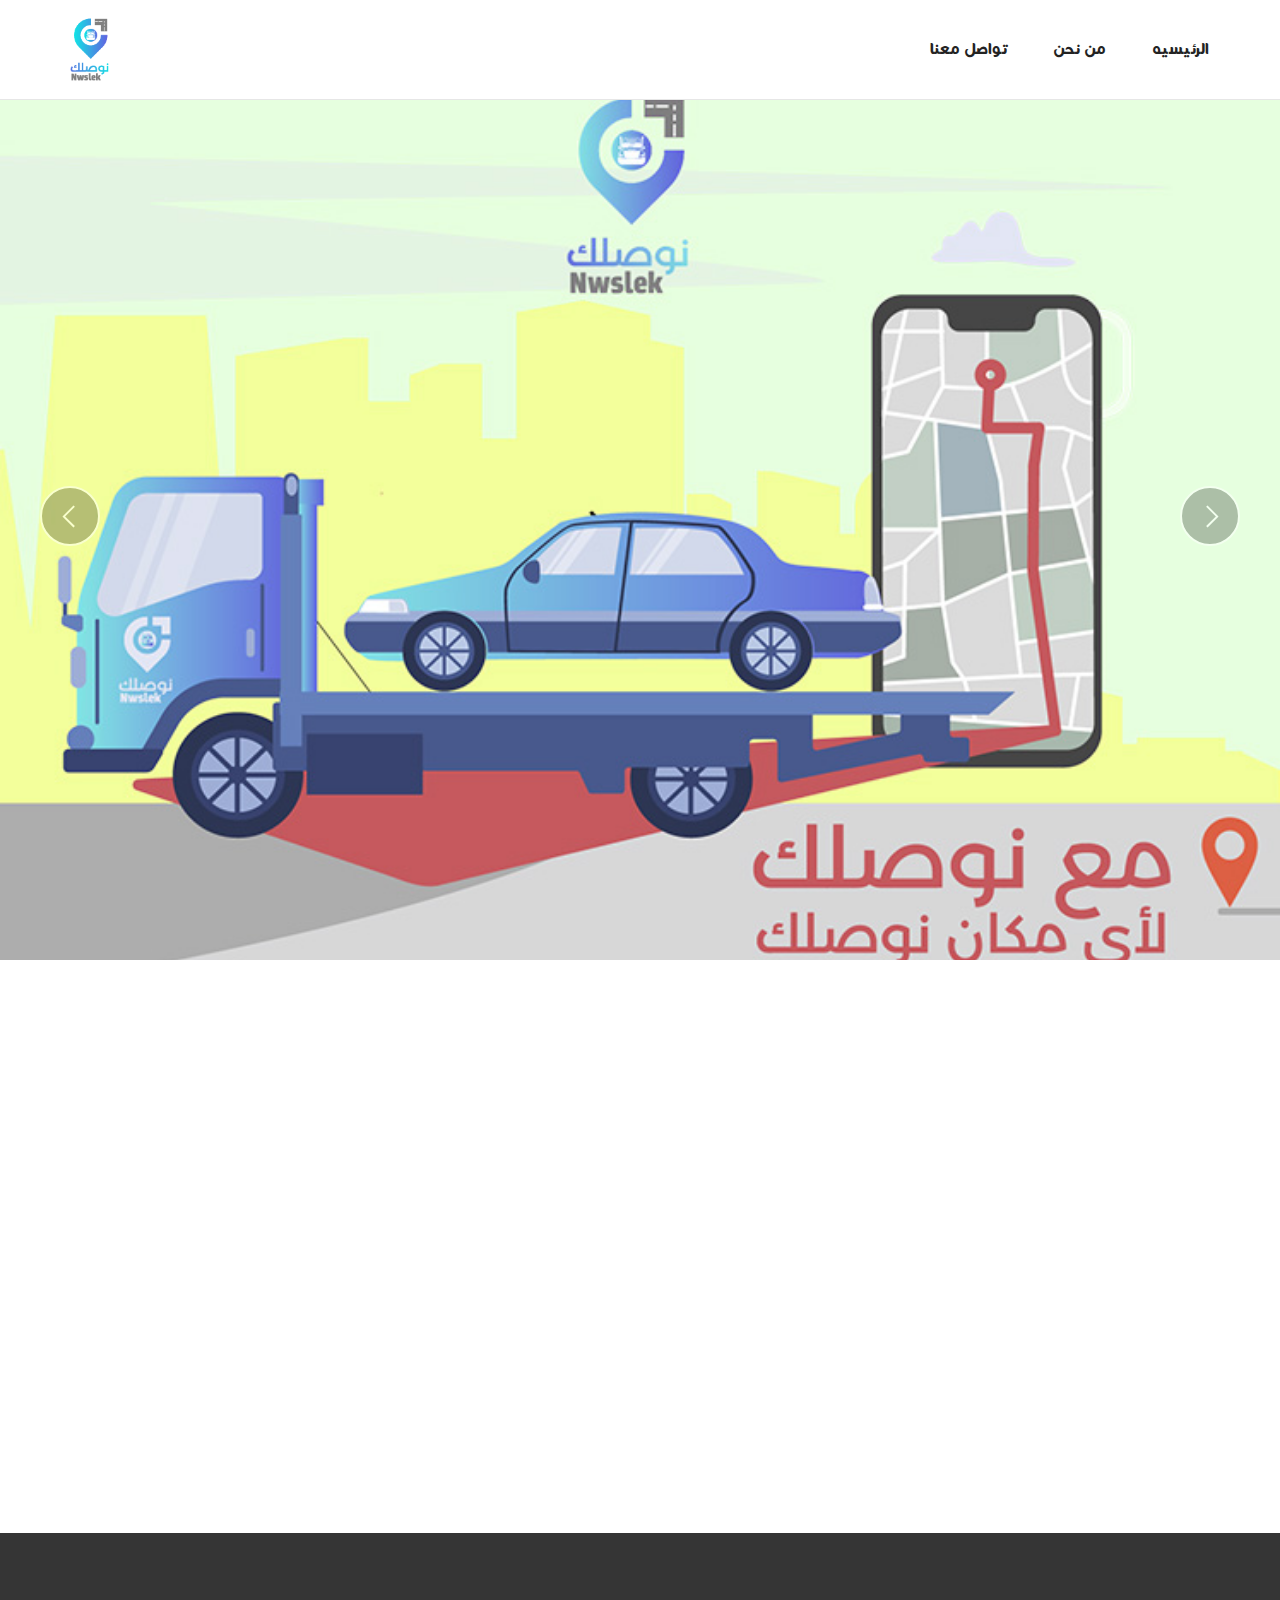
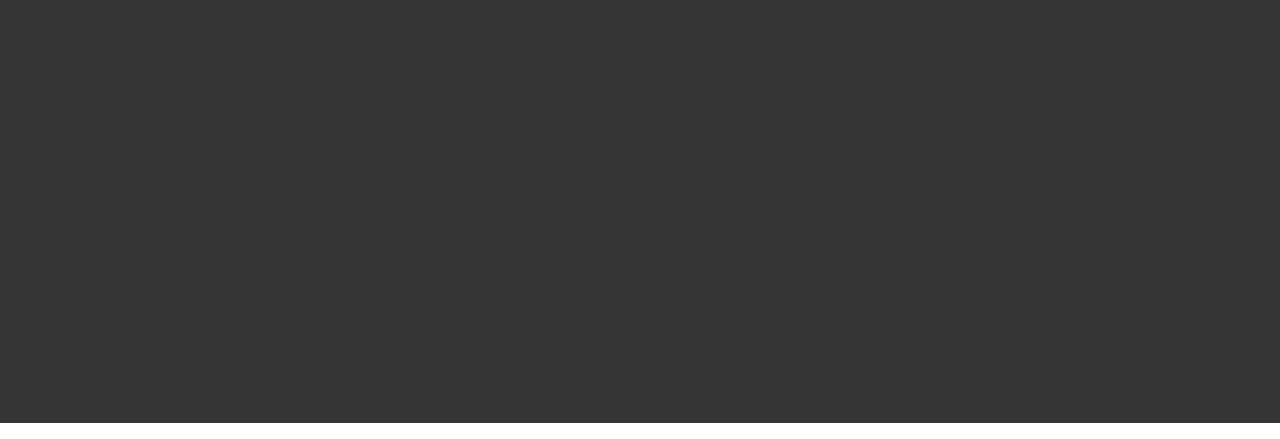
<file: iindex.html>
<!DOCTYPE html>
<html>
<head>
    <meta charset='UTF-8'>
    <meta
            http-equiv='X-UA-Compatible'
            content='IE=edge'
    >
    <meta
            name='generator'
            content='Nwselk | نوصلك'
    >
    <meta
            name='twitter:card'
            content='summary_large_image'
    />
    <meta
            name='twitter:image:src'
            content='assets/images/index-meta.png'
    >
    <meta
            property='og:image'
            content='assets/images/index-meta.png'
    >
    <meta
            name='twitter:title'
            content='Nwselk | نوصلك'
    >
    <meta
            name='viewport'
            content='width=device-width, initial-scale=1, minimum-scale=1'
    >
    <link
            rel='shortcut icon'
            href='assets/images/icon-2-128x128.png'
            type='image/x-icon'
    >
    <meta
            name='description'
            content='تطبيق نوصلك، نوصلك الي تبيه من اي مكان وزمان'
    >

    <title>Nwselk | نوصلك</title>
    <link
            rel='stylesheet'
            href='assets/web/assets/mobirise-icons2/mobirise2.css'
    >
    <link
            rel='stylesheet'
            href='assets/bootstrap/css/bootstrap.min.css'
    >
    <link
            rel='stylesheet'
            href='assets/bootstrap/css/bootstrap-grid.min.css'
    >
    <link
            rel='stylesheet'
            href='assets/bootstrap/css/bootstrap-reboot.min.css'
    >
    <link
            rel='stylesheet'
            href='assets/animatecss/animate.css'
    >
    <link
            rel='stylesheet'
            href='assets/dropdown/css/style.css'
    >
    <link
            rel='stylesheet'
            href='assets/socicon/css/styles.css'
    >
    <link
            rel='stylesheet'
            href='assets/theme/css/style.css'
    >
    <link
            href='assets/fonts/style.css'
            rel='stylesheet'
    >
    <link
            rel='preload'
            as='style'
            href='assets/mobirise/css/mbr-additional.css'
    >
    <link
            rel='stylesheet'
            href='assets/mobirise/css/mbr-additional.css'
            type='text/css'
    >

</head>
<body>
<script>
    try {
        if (window.location.search.toLowerCase().indexOf("dapp") > -1 || window.location.hash.toLowerCase().indexOf("app") > -1) {
            if (navigator.userAgent.toLowerCase().indexOf("android") > -1) {
                window.location.href = 'https://play.google.com/store/apps/details?id=com.myth.nwselk';
            }

            if (navigator.userAgent.toLowerCase().indexOf("iphone") > -1) {
                window.location.href = 'https://apps.apple.com/app/id1644849101';
            }
            // console.log(navigator.userAgent)
        }
    } catch (e) {

    }
</script>
<section
        data-bs-version='5.1'
        class='menu cid-s48OLK6784'
        once='menu'
        id='menu1-h'
>

    <nav class='navbar navbar-dropdown navbar-fixed-top navbar-expand-lg'>
        <div class='container-fluid'>
            <div class='navbar-brand'>
    <span class='navbar-logo'>
     <a href='index.html'>
      <img
              src='assets/images/icon-2-128x128.png'
              alt='Nwselk | نوصلك'
              style='height: 5.2rem;'
      >
     </a>
    </span>

            </div>
            <button
                    class='navbar-toggler'
                    type='button'
                    data-toggle='collapse'
                    data-bs-toggle='collapse'
                    data-target='#navbarSupportedContent'
                    data-bs-target='#navbarSupportedContent'
                    aria-controls='navbarNavAltMarkup'
                    aria-expanded='false'
                    aria-label='Toggle navigation'
            >
                <div class='hamburger'>
                    <span></span>
                    <span></span>
                    <span></span>
                    <span></span>
                </div>
            </button>
            <div
                    class='collapse navbar-collapse'
                    id='navbarSupportedContent'
            >
                <ul
                        class='navbar-nav nav-dropdown nav-right'
                        data-app-modern-menu='true'
                >
                    <li class='nav-item'>
                        <a
                                class='nav-link link text-black text-primary display-4'
                                href='index.html#footer1-1b'
                        >تواصل معنا
                        </a>
                    </li>
                    <li class='nav-item'>
                        <a
                                class='nav-link link text-black text-primary display-4'
                                href='index.html#image1-r'
                        >من نحن
                        </a>
                    </li>
                    <li class='nav-item'>
                        <a
                                class='nav-link link text-black text-primary display-4'
                                href='index.html'
                        >
                            الرئيسيه
                        </a>
                    </li>
                </ul>

            </div>
        </div>
    </nav>
</section>

<section
        data-bs-version='5.1'
        class='slider1 cid-t0JHat6h3a mbr-fullscreen'
        id='slider1-x'
>

    <div
            class='carousel slide carousel-fade'
            id='tbQNhH6MtI'
            data-ride='carousel'
            data-bs-ride='carousel'
            data-interval='4000'
            data-bs-interval='4000'
    >
        <ol class='carousel-indicators'>
            <li
                    data-slide-to='0'
                    data-bs-slide-to='0'
                    class='active'
                    data-target='#tbQNhH6MtI'
                    data-bs-target='#tbQNhH6MtI'
            ></li>
            <li
                    data-slide-to='1'
                    data-bs-slide-to='1'
                    data-target='#tbQNhH6MtI'
                    data-bs-target='#tbQNhH6MtI'
            ></li>
            <li
                    data-slide-to='2'
                    data-bs-slide-to='2'
                    data-target='#tbQNhH6MtI'
                    data-bs-target='#tbQNhH6MtI'
            ></li>
            <li
                    data-slide-to='3'
                    data-bs-slide-to='3'
                    data-target='#tbQNhH6MtI'
                    data-bs-target='#tbQNhH6MtI'
            ></li>
            <li
                    data-slide-to='4'
                    data-bs-slide-to='4'
                    data-target='#tbQNhH6MtI'
                    data-bs-target='#tbQNhH6MtI'
            ></li>
            <li
                    data-slide-to='5'
                    data-bs-slide-to='5'
                    data-target='#tbQNhH6MtI'
                    data-bs-target='#tbQNhH6MtI'
            ></li>
            <li
                    data-slide-to='6'
                    data-bs-slide-to='6'
                    data-target='#tbQNhH6MtI'
                    data-bs-target='#tbQNhH6MtI'
            ></li>
            <li
                    data-slide-to='7'
                    data-bs-slide-to='7'
                    data-target='#tbQNhH6MtI'
                    data-bs-target='#tbQNhH6MtI'
            ></li>
            <li
                    data-slide-to='8'
                    data-bs-slide-to='8'
                    data-target='#tbQNhH6MtI'
                    data-bs-target='#tbQNhH6MtI'
            ></li>

        </ol>
        <div class='carousel-inner'>
            <div class='carousel-item slider-image item active'>
                <div class='item-wrapper'>
                    <img
                            class='d-block w-100'
                            src='assets/images/web-1-1900x1069.jpg'
                            data-slide-to='0'
                            data-bs-slide-to='0'
                    >

                </div>
            </div>
            <div class='carousel-item slider-image item'>
                <div class='item-wrapper'>
                    <img
                            class='d-block w-100'
                            src='assets/images/web-2-1900x1069.jpg'
                            data-slide-to='1'
                            data-bs-slide-to='1'
                    >

                </div>
            </div>
            <div class='carousel-item slider-image item'>
                <div class='item-wrapper'>
                    <img
                            class='d-block w-100'
                            src='assets/images/web-3-1900x1069.jpg'
                            data-slide-to='2'
                            data-bs-slide-to='2'
                    >

                </div>
            </div>
            <div class='carousel-item slider-image item'>
                <div class='item-wrapper'>
                    <img
                            class='d-block w-100'
                            src='assets/images/web-4-1900x1069.jpg'
                            data-slide-to='3'
                            data-bs-slide-to='3'
                    >

                </div>
            </div>
        </div>
        <a
                class='carousel-control carousel-control-prev'
                role='button'
                data-slide='prev'
                data-bs-slide='prev'
                href='#tbQNhH6MtI'
        >
   <span
           class='mobi-mbri mobi-mbri-arrow-prev'
           aria-hidden='true'
   ></span>
            <span class='sr-only visually-hidden'>Previous</span>
        </a>
        <a
                class='carousel-control carousel-control-next'
                role='button'
                data-slide='next'
                data-bs-slide='next'
                href='#tbQNhH6MtI'
        >
   <span
           class='mobi-mbri mobi-mbri-arrow-next'
           aria-hidden='true'
   ></span>
            <span class='sr-only visually-hidden'>Next</span>
        </a>
    </div>
</section>
<section
        data-bs-version='5.1'
        class='image1 cid-sYzzF7sYco'
        id='image1-r'
>

    <div class='container'>
        <div class='row align-items-center'>
            <div class='col-12 col-lg-4'>
                <div class='image-wrapper'>
                    <img
                            src='assets/images/-light-copy-2133x2132.png'
                            alt='Nwselk | نوصلك'
                    >

                </div>
            </div>
            <div class='col-12 col-lg'>
                <div class='text-wrapper'>
                    <h3 class='mbr-section-title mbr-fonts-style mb-3 display-5'>
                        <strong>من نحن</strong>
                    </h3>
                    <p class='mbr-text mbr-fonts-style display-4' style="direction: rtl">
                        شركة نوصلك لتقنية المعلومات، نقدم افضل الخدمات التقنية في بناء وبرمجة التطبيقات والمواقع الالكترونية.
                        <br>تركيب الحواسيب المركزية، تحليل النظم، تصميم واجهة وتجربة المستخدم، تطوير التطبيقات، استخدام تقنيات الذكاء الاصطناعي،الأمن السيبراني.
                    </p>
                    <br>
                    <br>
                    <br>
                    <p class="mbr-text mbr-fonts-style display-2">منتجاتنا</p>
                    <p class="mbr-text mbr-fonts-style display-4" style="font-size: 27px">تطبيق نوصلك</p>
                    <p class='mbr-text mbr-fonts-style display-4'>تطبيق نوصلك يُعنى بتقديم خدمات المساعدة على الطريق من خلال التطبيق المتوفر مجانا على الأجهزة اللوحية و الهواتف المحمولة، و يعمل كمنصة إلكترونية تفاعلية لحظية، تعتمد على تقنية الإنترنت، و خدمة تحديد المواقع من أجل ربط المستخدمين
                        المحتاجين بأي خدمة
                        مرتبطة بالنقل و المساعدة على الطريق مع مزوّدي الخدمة، من خلال تطبيق مُوَجّه للهواتف الذكية
                        <br>
                    </p>
                    <div style='direction: rtl;'></div>
                    <p></p>
                </div>
            </div>
        </div>
    </div>
</section>

<section
        data-bs-version='5.1'
        class='footer1 cid-t2V24U22Ve'
        once='footers'
        id='footer1-1b'
>

    <div class='container'>
        <div class='row mbr-white'>
            <div class='col-12 col-md-6 col-lg-3'>
                <h5 class='mbr-section-subtitle mbr-fonts-style mb-2 display-7'>
                    <strong>&nbsp;</strong>
                </h5>
                <ul class='list mbr-fonts-style display-4'>
                    <li class='mbr-text item-wrap'>&nbsp; &nbsp;&nbsp;</li>
                </ul>
            </div>
            <div class='col-12 col-md-6 col-lg-3'>
                <h5 class='mbr-section-subtitle mbr-fonts-style mb-2 display-7'>
                    <strong>روابط</strong>
                </h5>
                <ul class='list mbr-fonts-style display-4'>

                    <li class='mbr-text item-wrap'>
                        <strong>
                            <a
                                    href='privacy-policy.html'
                                    class='text-white'
                            >سياسة الخصوصية
                            </a>
                        </strong>
                    </li>
                    <li class='mbr-text item-wrap'>
                        <a
                                href='terms.html'
                                class='text-white'
                        >الشروط والأحكام
                        </a>
                    </li>
                </ul>
            </div>
            <div class='col-12 col-md-6 col-lg-3'>
                <h5 class='mbr-section-subtitle mbr-fonts-style mb-2 display-7'>
                    <strong>العنوان</strong>
                </h5>
                <ul class='list mbr-fonts-style display-4'>
                    <li class='mbr-text item-wrap'>المملكة العربية السعودية، الرياض، شارع الامام احمد بن حنبل، حي الريان</li>
                    <li class='mbr-text item-wrap'>السجل التجاري: 1010886668</li>
                </ul>
            </div>
            <div class='col-12 col-md-6 col-lg-3'>
                <h5 class='mbr-section-subtitle mbr-fonts-style mb-2 display-7'>
                    <strong>اتصل بنا</strong>
                </h5>
                <p class='mbr-text mbr-fonts-style mb-4 display-4'>
                    <a
                            href='tel:+966542766832'
                            class='text-white'
                    >+966 542 766 832
                    </a>
                    <br>
                    <a
                            href='mailto:info@nwselk.com'
                            class='text-white'
                    >info@nwselk.com
                    </a>
                    <br>
                </p>
            </div>
            <div class='col-12 mt-4'>
                <h5 class='mbr-section-subtitle mbr-fonts-style mb-3 display-7'>
                    <strong>حمل التطبيق</strong>
                </h5>
                <div class='social-row display-7 justify-content-end'>

                    <a
                            href='https://play.google.com/store/apps/details?id=com.myth.nwselk'
                            class='m-2'
                    >
                        <img
                                src='assets/images/google-play-badge.svg'
                                height='50'
                                alt=''
                        >
                    </a>
                    <a
                            href='https://apps.apple.com/app/id1644849101'
                            class='m-2'
                    >
                        <img
                                src='assets/images/app-store-badge.svg'
                                height='50'
                                alt=''
                        >
                    </a>
                </div>
            </div>
            <div class='col-12 mt-4'>
                <p class='mbr-text mb-0 mbr-fonts-style copyright align-center display-7'>جميع الحقوق محفوظة&nbsp;© شركة نوصلك لتقنية المعلومات</p>
            </div>
        </div>
    </div>
</section>
<section
        class='display-7'
        style='padding: 0;align-items: center;justify-content: center;flex-wrap: wrap; align-content: center;display: flex;position: relative;height: 1rem;'
>
    <a
            href='https://mobiri.se/'
            style='flex: 1 1;height: 1rem;position: absolute;width: 100%;z-index: 1;'
    ></a>
    <p
            style='margin: 0;text-align: center;'
            class='display-7'
    >
    </p>
    <a
            style='z-index:1'
            href='https://mobirise.com/website-maker.html'
    >
    </a>
</section>
<div
        id='scrollToTop'
        class='scrollToTop mbr-arrow-up'
>
    <a style='text-align: center;'>
        <i class='mbr-arrow-up-icon mbr-arrow-up-icon-cm cm-icon cm-icon-smallarrow-up'></i>
    </a>
</div>
<input
        name='animation'
        type='hidden'
>
<script src='assets/bootstrap/js/bootstrap.bundle.min.js'></script>
<script src='assets/smoothscroll/smooth-scroll.js'></script>
<script src='assets/ytplayer/index.js'></script>
<script src='assets/dropdown/js/navbar-dropdown.js'></script>
<script src='assets/theme/js/script.js'></script>
</body>
</html>
</file>
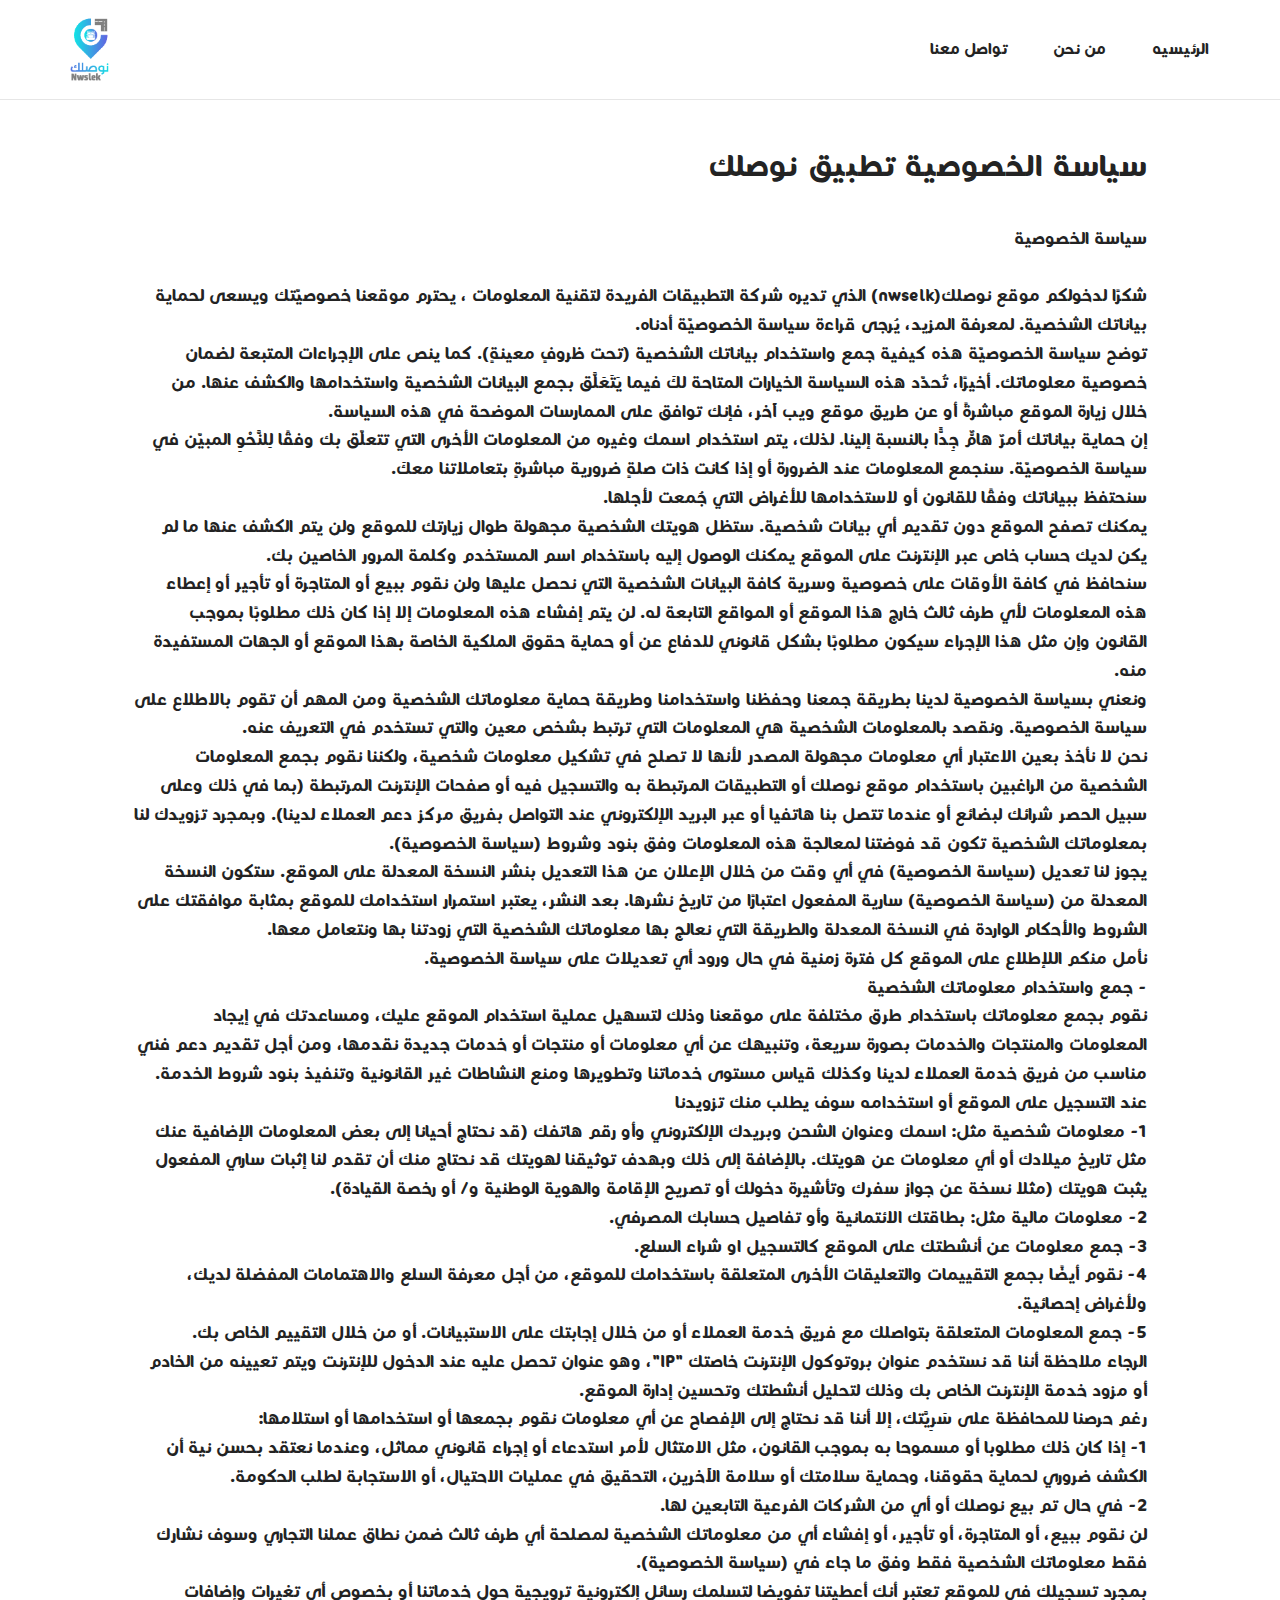
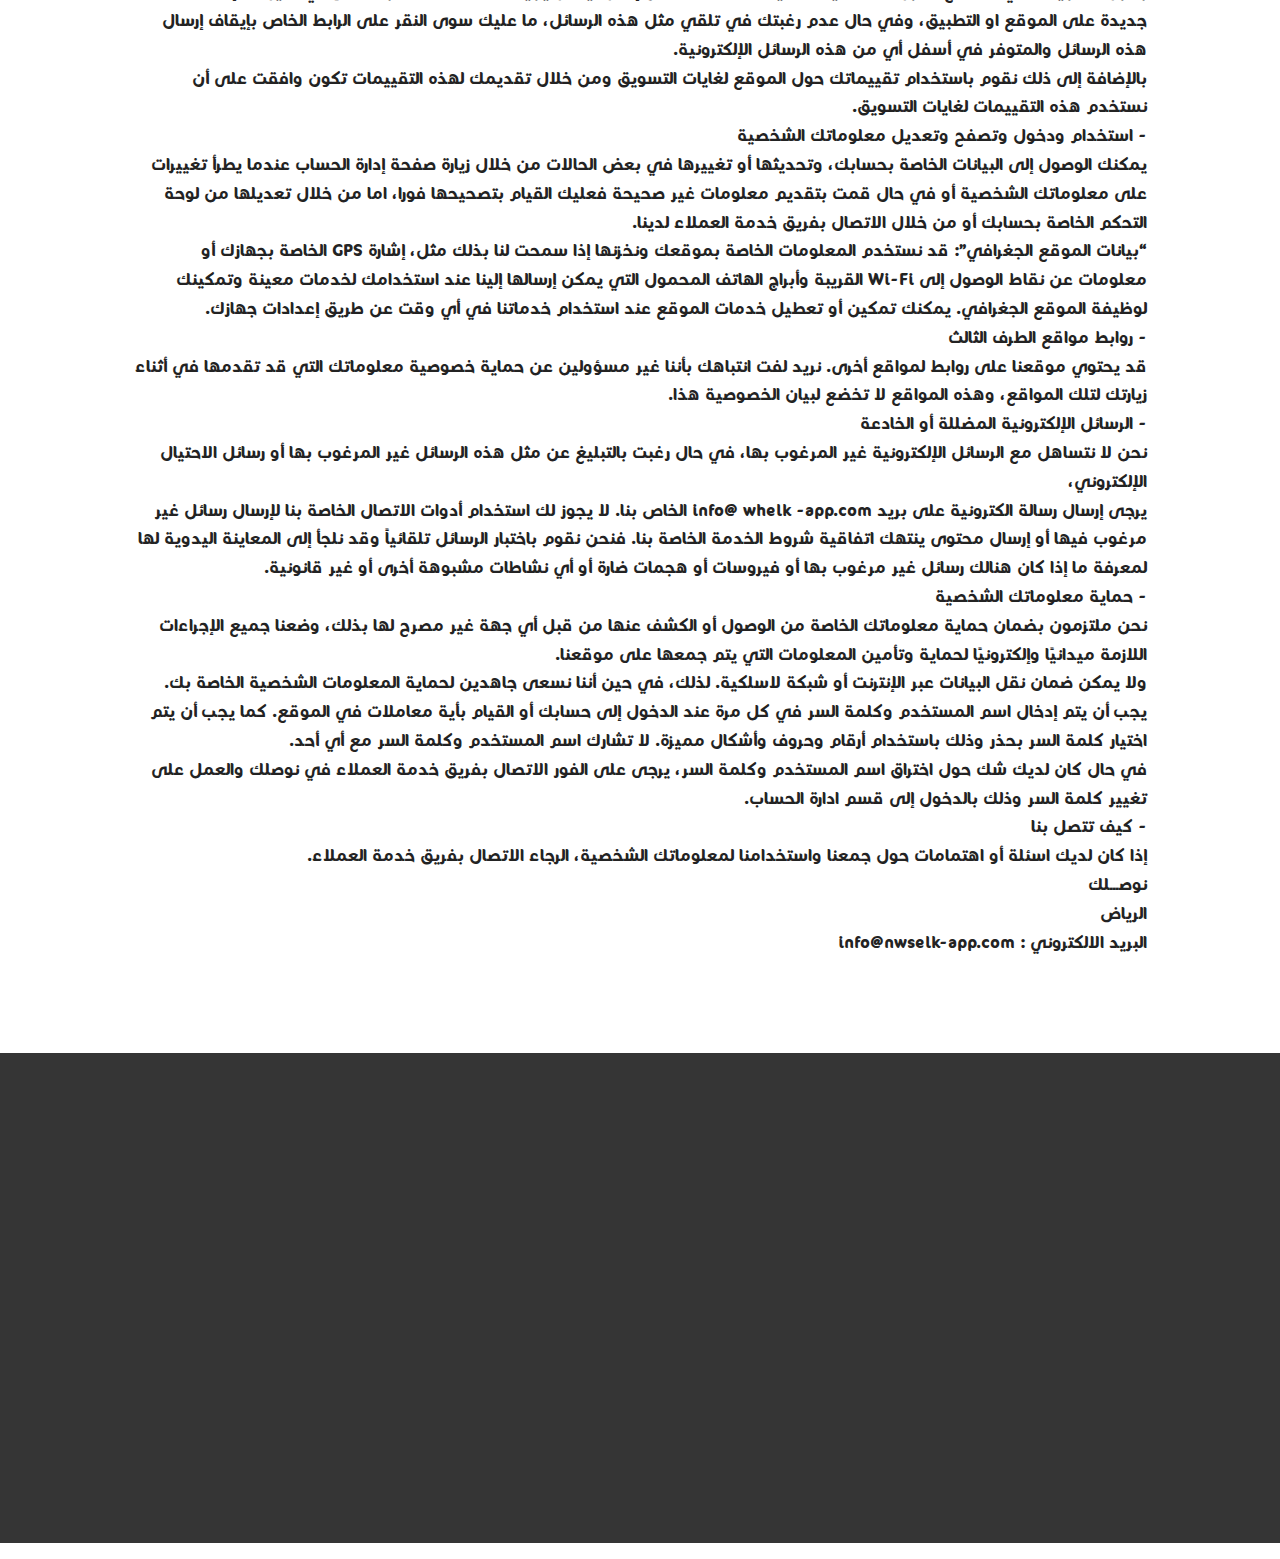
<file: privacy-policy.html>
<!DOCTYPE html>
<html>
<head>
 <!-- Site made with Mobirise Website Builder v5.6.11, https://mobirise.com -->
 <meta charset='UTF-8'>
 <meta
  http-equiv='X-UA-Compatible'
  content='IE=edge'
 >
 <meta
  name='generator'
  content='Mobirise v5.6.11, mobirise.com'
 >
 <meta
  name='twitter:card'
  content='summary_large_image'
 />
 <meta
  name='twitter:image:src'
  content='assets/images/privacy-policy-meta.png'
 >
 <meta
  property='og:image'
  content='assets/images/privacy-policy-meta.png'
 >
 <meta
  name='twitter:title'
  content='تطبيق نوصلك - السياسة والخصوصية'
 >
 <meta
  name='viewport'
  content='width=device-width, initial-scale=1, minimum-scale=1'
 >
 <link
  rel='shortcut icon'
  href='assets/images/icon-2-128x128.png'
  type='image/x-icon'
 >
 <meta
  name='description'
  content='تطبيق نوصلك، نوصلك الي تبيه من اي مكان وزمان'
 >

 <title>نوصلك - السياسة والخصوصية</title>
 <link
  rel='stylesheet'
  href='assets/bootstrap/css/bootstrap.min.css'
 >
 <link
  rel='stylesheet'
  href='assets/bootstrap/css/bootstrap-grid.min.css'
 >
 <link
  rel='stylesheet'
  href='assets/bootstrap/css/bootstrap-reboot.min.css'
 >
 <link
  rel='stylesheet'
  href='assets/animatecss/animate.css'
 >
 <link
  rel='stylesheet'
  href='assets/dropdown/css/style.css'
 >
 <link
  rel='stylesheet'
  href='assets/socicon/css/styles.css'
 >
 <link
  rel='stylesheet'
  href='assets/theme/css/style.css'
 >
 <link
  href='assets/fonts/style.css'
  rel='stylesheet'
 >
 <link
  rel='preload'
  as='style'
  href='assets/mobirise/css/mbr-additional.css'
 >
 <link
  rel='stylesheet'
  href='assets/mobirise/css/mbr-additional.css'
  type='text/css'
 >

</head>
<body>
<script>
 try {
  if (window.location.search.toLowerCase().indexOf("dapp") > -1 || window.location.hash.toLowerCase().indexOf("app") > -1) {
   if (navigator.userAgent.toLowerCase().indexOf("android") > -1) {
    window.location.href = 'https://play.google.com/store/apps/details?id=com.myth.nwselk';
   }

   if (navigator.userAgent.toLowerCase().indexOf("iphone") > -1) {
    window.location.href = 'https://apps.apple.com/app/id1644849101';
   }
   // console.log(navigator.userAgent)
  }
 } catch (e) {

 }
</script>
<section
        data-bs-version='5.1'
        class='menu cid-s48OLK6784'
        once='menu'
        id='menu1-h'
>

 <nav class='navbar navbar-dropdown navbar-fixed-top navbar-expand-lg'>
  <div class='container-fluid'>
   <div class='navbar-brand'>
    <span class='navbar-logo'>
     <a href='index.html'>
      <img
              src='assets/images/icon-2-128x128.png'
              alt='Nwselk | نوصلك'
              style='height: 5.2rem;'
      >
     </a>
    </span>

   </div>
   <button
           class='navbar-toggler'
           type='button'
           data-toggle='collapse'
           data-bs-toggle='collapse'
           data-target='#navbarSupportedContent'
           data-bs-target='#navbarSupportedContent'
           aria-controls='navbarNavAltMarkup'
           aria-expanded='false'
           aria-label='Toggle navigation'
   >
    <div class='hamburger'>
     <span></span>
     <span></span>
     <span></span>
     <span></span>
    </div>
   </button>
   <div
           class='collapse navbar-collapse'
           id='navbarSupportedContent'
   >
    <ul
            class='navbar-nav nav-dropdown nav-right'
            data-app-modern-menu='true'
    >
     <li class='nav-item'>
      <a
              class='nav-link link text-black text-primary display-4'
              href='index.html#footer1-1b'
      >تواصل معنا
      </a>
     </li>
     <li class='nav-item'>
      <a
              class='nav-link link text-black text-primary display-4'
              href='index.html#image1-r'
      >من نحن
      </a>
     </li>
     <li class='nav-item'>
      <a
              class='nav-link link text-black text-primary display-4'
              href='index.html'
      >
       الرئيسيه
      </a>
     </li>
    </ul>

   </div>
  </div>
 </nav>
</section>

<section
 data-bs-version='5.1'
 class='content5 cid-t0PzroKGxV'
 id='content5-12'
>

 <div class='container'>
  <div class='row justify-content-center'>
   <div class='col-md-12 col-lg-11'>

    <h4 class='mbr-section-subtitle mbr-fonts-style mb-4 display-5'>
     <div>سياسة الخصوصية تطبيق نوصلك</div>
    </h4>
    <!--<p class='mbr-text mbr-fonts-style display-7' style='direction: rtl'></p>-->
    <p class='mbr-text mbr-fonts-style display-7' style='direction: rtl'>سياسة الخصوصية<br/>
     <br/>
     شكرًا لدخولكم موقع نوصلك(nwselk) الذي تديره شركة التطبيقات الفريدة لتقنية المعلومات   ، يحترم موقعنا خصوصيّتك ويسعى لحماية بياناتك الشخصية. لمعرفة المزيد، يُرجى قراءة سياسة الخصوصيّة أدناه.<br/>
     توضح سياسة الخصوصيّة هذه كيفية جمع واستخدام بياناتك الشخصية (تحت ظروفٍ معينةٍ). كما ينص على الإجراءات المتبعة لضمان خصوصية معلوماتك. أخيرًا، تُحدّد هذه السياسة الخيارات المتاحة لكَ فيما يَتَعَلَّق بجمع البيانات الشخصية واستخدامها والكشف عنها. من خلال زيارة الموقع مباشرةً أو عن طريق موقع ويب آخر، فإنك توافق على الممارسات الموضحة في هذه السياسة.<br/>
     إن حماية بياناتك أمرٌ هامٌّ جِدًّا بالنسبة إلينا. لذلك، يتم استخدام اسمك وغيره من المعلومات الأخرى التي تتعلّق بك وفقًا لِلنَّحْوِ المبيّن في سياسة الخصوصيّة. سنجمع المعلومات عند الضرورة أو إذا كانت ذات صلةٍ ضرورية مباشرةٍ بتعاملاتنا معكَ.<br/>
     سنحتفظ ببياناتك وفقًا للقانون أو لاستخدامها للأغراض التي جُمعت لأجلها.<br/>
     يمكنك تصفح الموقع دون تقديم أي بيانات شخصية. ستظل هويتك الشخصية مجهولة طوال زيارتك للموقع ولن يتم الكشف عنها ما لم يكن لديك حساب خاص عبر الإنترنت على الموقع يمكنك الوصول إليه باستخدام اسم المستخدم وكلمة المرور الخاصين بك.<br/>
     سنحافظ في كافة الأوقات على خصوصية وسرية كافة البيانات الشخصية التي نحصل عليها ولن نقوم ببيع أو المتاجرة أو تأجير أو إعطاء هذه المعلومات لأي طرف ثالث خارج هذا الموقع أو المواقع التابعة له. لن يتم إفشاء هذه المعلومات إلا إذا كان ذلك مطلوبًا بموجب القانون وإن مثل هذا الإجراء سيكون مطلوبًا بشكل قانوني للدفاع عن أو حماية حقوق الملكية الخاصة بهذا الموقع أو الجهات المستفيدة منه.<br/>
     ونعني بسياسة الخصوصية لدينا بطريقة جمعنا وحفظنا واستخدامنا وطريقة حماية معلوماتك الشخصية ومن المهم أن تقوم بالاطلاع على سياسة الخصوصية. ونقصد بالمعلومات الشخصية هي المعلومات التي ترتبط بشخص معين والتي تستخدم في التعريف عنه.<br/>
     نحن لا نأخذ بعين الاعتبار أي معلومات مجهولة المصدر لأنها لا تصلح في تشكيل معلومات شخصية، ولكننا نقوم بجمع المعلومات الشخصية من الراغبين باستخدام موقع نوصلك أو التطبيقات المرتبطة به والتسجيل فيه أو صفحات الإنترنت المرتبطة (بما في ذلك وعلى سبيل الحصر شرائك لبضائع أو عندما تتصل بنا هاتفيا أو عبر البريد الإلكتروني عند التواصل بفريق مركز دعم العملاء لدينا). وبمجرد تزويدك لنا بمعلوماتك الشخصية تكون قد فوضتنا لمعالجة هذه المعلومات وفق بنود وشروط (سياسة الخصوصية).<br/>
     يجوز لنا تعديل (سياسة الخصوصية) في أي وقت من خلال الإعلان عن هذا التعديل بنشر النسخة المعدلة على الموقع. ستكون النسخة المعدلة من (سياسة الخصوصية) سارية المفعول اعتبارًا من تاريخ نشرها. بعد النشر، يعتبر استمرار استخدامك للموقع بمثابة موافقتك على الشروط والأحكام الواردة في النسخة المعدلة والطريقة التي نعالج بها معلوماتك الشخصية التي زودتنا بها ونتعامل معها.<br/>
     نأمل منكم اللإطلاع على الموقع كل فترة زمنية في حال ورود أي تعديلات على سياسة الخصوصية.<br/>
     - جمع واستخدام معلوماتك الشخصية<br/>
     نقوم بجمع معلوماتك باستخدام طرق مختلفة على موقعنا وذلك لتسهيل عملية استخدام الموقع عليك، ومساعدتك في إيجاد المعلومات والمنتجات والخدمات بصورة سريعة، وتنبيهك عن أي معلومات أو منتجات أو خدمات جديدة نقدمها، ومن أجل تقديم دعم فني مناسب من فريق خدمة العملاء لدينا وكذلك قياس مستوى خدماتنا وتطويرها ومنع النشاطات غير القانونية وتنفيذ بنود شروط الخدمة.<br/>
     عند التسجيل على الموقع أو استخدامه سوف يطلب منك تزويدنا<br/>
     1- معلومات شخصية مثل: اسمك وعنوان الشحن وبريدك الإلكتروني وأو رقم هاتفك (قد نحتاج أحيانا إلى بعض المعلومات الإضافية عنك مثل تاريخ ميلادك أو أي معلومات عن هويتك. بالإضافة إلى ذلك وبهدف توثيقنا لهويتك قد نحتاج منك أن تقدم لنا إثبات ساري المفعول يثبت هويتك (مثلا نسخة عن جواز سفرك وتأشيرة دخولك أو تصريح الإقامة والهوية الوطنية و/ أو رخصة القيادة).<br/>
     2- معلومات مالية مثل: بطاقتك الائتمانية وأو تفاصيل حسابك المصرفي.<br/>
     3- جمع معلومات عن أنشطتك على الموقع كالتسجيل او شراء السلع.<br/>
     4- نقوم أيضًا بجمع التقييمات والتعليقات الأخرى المتعلقة باستخدامك للموقع، من أجل معرفة السلع والاهتمامات المفضلة لديك، ولأغراض إحصائية.<br/>
     5- جمع المعلومات المتعلقة بتواصلك مع فريق خدمة العملاء أو من خلال إجابتك على الاستبيانات. أو من خلال التقييم الخاص بك.<br/>
     الرجاء ملاحظة أننا قد نستخدم عنوان بروتوكول الإنترنت خاصتك "IP"، وهو عنوان تحصل عليه عند الدخول للإنترنت ويتم تعيينه من الخادم أو مزود خدمة الإنترنت الخاص بك وذلك لتحليل أنشطتك وتحسين إدارة الموقع.<br/>
     رغم حرصنا للمحافظة على سَرِيَّتك، إلا أننا قد نحتاج إلى الإفصاح عن أي معلومات نقوم بجمعها أو استخدامها أو استلامها:<br/>
     1- إذا كان ذلك مطلوبا أو مسموحا به بموجب القانون، مثل الامتثال لأمر استدعاء أو إجراء قانوني مماثل، وعندما نعتقد بحسن نية أن الكشف ضروري لحماية حقوقنا، وحماية سلامتك أو سلامة الآخرين، التحقيق في عمليات الاحتيال، أو الاستجابة لطلب الحكومة.<br/>
     2- في حال تم بيع نوصلك أو أي من الشركات الفرعية التابعين لها.<br/>
     لن نقوم ببيع، أو المتاجرة، أو تأجير، أو إفشاء أي من معلوماتك الشخصية لمصلحة أي طرف ثالث ضمن نطاق عملنا التجاري وسوف نشارك فقط معلوماتك الشخصية فقط وفق ما جاء في (سياسة الخصوصية).<br/>
     بمجرد تسجيلك في للموقع تعتبر أنك أعطيتنا تفويضا لتسلمك رسائل إلكترونية ترويجية حول خدماتنا أو بخصوص أي تغيرات وإضافات جديدة على الموقع او التطبيق، وفي حال عدم رغبتك في تلقي مثل هذه الرسائل، ما عليك سوى النقر على الرابط الخاص بإيقاف إرسال هذه الرسائل والمتوفر في أسفل أي من هذه الرسائل الإلكترونية.<br/>
     بالإضافة إلى ذلك نقوم باستخدام تقييماتك حول الموقع لغايات التسويق ومن خلال تقديمك لهذه التقييمات تكون وافقت على أن نستخدم هذه التقييمات لغايات التسويق.<br/>
     - استخدام ودخول وتصفح وتعديل معلوماتك الشخصية<br/>
     يمكنك الوصول إلى البيانات الخاصة بحسابك، وتحديثها أو تغييرها في بعض الحالات من خلال زيارة صفحة إدارة الحساب عندما يطرأ تغييرات على معلوماتك الشخصية أو في حال قمت بتقديم معلومات غير صحيحة فعليك القيام بتصحيحها فورا، اما من خلال تعديلها من لوحة التحكم الخاصة بحسابك أو من خلال الاتصال بفريق خدمة العملاء لدينا.<br/>
     “بيانات الموقع الجغرافي”: قد نستخدم المعلومات الخاصة بموقعك ونخزنها إذا سمحت لنا بذلك مثل، إشارة GPS الخاصة بجهازك أو معلومات عن نقاط الوصول إلى Wi-Fi القريبة وأبراج الهاتف المحمول التي يمكن إرسالها إلينا عند استخدامك لخدمات معينة وتمكينك لوظيفة الموقع الجغرافي. يمكنك تمكين أو تعطيل خدمات الموقع عند استخدام خدماتنا في أي وقت عن طريق إعدادات جهازك.<br/>
     - روابط مواقع الطرف الثالث<br/>
     قد يحتوي موقعنا على روابط لمواقع أخرى. نريد لفت انتباهك بأننا غير مسؤولين عن حماية خصوصية معلوماتك التي قد تقدمها في أثناء زيارتك لتلك المواقع، وهذه المواقع لا تخضع لبيان الخصوصية هذا.<br/>
     - الرسائل الإلكترونية المضللة أو الخادعة<br/>
     نحن لا نتساهل مع الرسائل الإلكترونية غير المرغوب بها، في حال رغبت بالتبليغ عن مثل هذه الرسائل غير المرغوب بها أو رسائل الاحتيال الإلكتروني،<br/>
     يرجى إرسال رسالة الكترونية على بريد info@ whelk -app.com الخاص بنا. لا يجوز لك استخدام أدوات الاتصال الخاصة بنا لإرسال رسائل غير مرغوب فيها أو إرسال محتوى ينتهك اتفاقية شروط الخدمة الخاصة بنا. فنحن نقوم باختبار الرسائل تلقائياً وقد نلجأ إلى المعاينة اليدوية لها لمعرفة ما إذا كان هنالك رسائل غير مرغوب بها أو فيروسات أو هجمات ضارة أو أي نشاطات مشبوهة أخرى أو غير قانونية.<br/>
     - حماية معلوماتك الشخصية<br/>
     نحن ملتزمون بضمان حماية معلوماتك الخاصة من الوصول أو الكشف عنها من قبل أي جهة غير مصرح لها بذلك، وضعنا جميع الإجراءات اللازمة ميدانيًا وإلكترونيًا لحماية وتأمين المعلومات التي يتم جمعها على موقعنا.<br/>
     ولا يمكن ضمان نقل البيانات عبر الإنترنت أو شبكة لاسلكية. لذلك، في حين أننا نسعى جاهدين لحماية المعلومات الشخصية الخاصة بك.<br/>
     يجب أن يتم إدخال اسم المستخدم وكلمة السر في كل مرة عند الدخول إلى حسابك أو القيام بأية معاملات في الموقع. كما يجب أن يتم اختيار كلمة السر بحذر وذلك باستخدام أرقام وحروف وأشكال مميزة. لا تشارك اسم المستخدم وكلمة السر مع أي أحد.<br/>
     في حال كان لديك شك حول اختراق اسم المستخدم وكلمة السر، يرجى على الفور الاتصال بفريق خدمة العملاء في نوصلك والعمل على تغيير كلمة السر وذلك بالدخول إلى قسم ادارة الحساب.<br/>
     - كيف تتصل بنا<br/>
     إذا كان لديك اسئلة أو اهتمامات حول جمعنا واستخدامنا لمعلوماتك الشخصية، الرجاء الاتصال بفريق خدمة العملاء.<br/>
     نوصـــلك<br/>
     الرياض<br/>
     البريد الالكتروني  : info@nwselk-app.com<br/>
    </p>
   </div>
  </div>
 </div>
</section>

<section
        data-bs-version='5.1'
        class='footer1 cid-t2V24U22Ve'
        once='footers'
        id='footer1-1b'
>

 <div class='container'>
  <div class='row mbr-white'>
   <div class='col-12 col-md-6 col-lg-3'>
    <h5 class='mbr-section-subtitle mbr-fonts-style mb-2 display-7'>
     <strong>&nbsp;</strong>
    </h5>
    <ul class='list mbr-fonts-style display-4'>
     <li class='mbr-text item-wrap'>&nbsp; &nbsp;&nbsp;</li>
    </ul>
   </div>
   <div class='col-12 col-md-6 col-lg-3'>
    <h5 class='mbr-section-subtitle mbr-fonts-style mb-2 display-7'>
     <strong>روابط</strong>
    </h5>
    <ul class='list mbr-fonts-style display-4'>

     <li class='mbr-text item-wrap'>
      <strong>
       <a
               href='privacy-policy.html'
               class='text-white'
       >سياسة الخصوصية
       </a>
      </strong>
     </li>
     <li class='mbr-text item-wrap'>
      <a
              href='terms.html'
              class='text-white'
      >الشروط والأحكام
      </a>
     </li>
    </ul>
   </div>
   <div class='col-12 col-md-6 col-lg-3'>
    <h5 class='mbr-section-subtitle mbr-fonts-style mb-2 display-7'>
     <strong>العنوان</strong>
    </h5>
    <ul class='list mbr-fonts-style display-4'>
     <li class='mbr-text item-wrap'>المملكة العربية السعودية، الرياض، شارع الامام احمد بن حنبل، حي الريان</li>
     <li class='mbr-text item-wrap'>السجل التجاري: 1010886668</li>
    </ul>
   </div>
   <div class='col-12 col-md-6 col-lg-3'>
    <h5 class='mbr-section-subtitle mbr-fonts-style mb-2 display-7'>
     <strong>اتصل بنا</strong>
    </h5>
    <p class='mbr-text mbr-fonts-style mb-4 display-4'>
     <a
             href='tel:+966542766832'
             class='text-white'
     >+966 542 766 832
     </a>
     <br>
     <a
             href='mailto:info@nwselk.com'
             class='text-white'
     >info@nwselk.com
     </a>
     <br>
    </p>
   </div>
   <div class='col-12 mt-4'>
    <h5 class='mbr-section-subtitle mbr-fonts-style mb-3 display-7'>
     <strong>حمل التطبيق</strong>
    </h5>
    <div class='social-row display-7 justify-content-end'>

     <a
             href='https://play.google.com/store/apps/details?id=com.myth.nwselk'
             class='m-2'
     >
      <img
              src='assets/images/google-play-badge.svg'
              height='50'
              alt=''
      >
     </a>
     <a
             href='https://apps.apple.com/app/id1644849101'
             class='m-2'
     >
      <img
              src='assets/images/app-store-badge.svg'
              height='50'
              alt=''
      >
     </a>
    </div>
   </div>
   <div class='col-12 mt-4'>
    <p class='mbr-text mb-0 mbr-fonts-style copyright align-center display-7'>جميع الحقوق محفوظة&nbsp;© شركة نوصلك لتقنية المعلومات</p>
   </div>
  </div>
 </div>
</section>
<section
        class='display-7'
        style='padding: 0;align-items: center;justify-content: center;flex-wrap: wrap; align-content: center;display: flex;position: relative;height: 1rem;'
>
 <a
         href='https://mobiri.se/'
         style='flex: 1 1;height: 1rem;position: absolute;width: 100%;z-index: 1;'
 ></a>
 <p
         style='margin: 0;text-align: center;'
         class='display-7'
 >
 </p>
 <a
         style='z-index:1'
         href='https://mobirise.com/website-maker.html'
 >
 </a>
</section>
<div
        id='scrollToTop'
        class='scrollToTop mbr-arrow-up'
>
 <a style='text-align: center;'>
  <i class='mbr-arrow-up-icon mbr-arrow-up-icon-cm cm-icon cm-icon-smallarrow-up'></i>
 </a>
</div>
<input
        name='animation'
        type='hidden'
>
<script src='assets/bootstrap/js/bootstrap.bundle.min.js'></script>
<script src='assets/smoothscroll/smooth-scroll.js'></script>
<script src='assets/ytplayer/index.js'></script>
<script src='assets/dropdown/js/navbar-dropdown.js'></script>
<script src='assets/theme/js/script.js'></script>
</body>
</html>
</file>
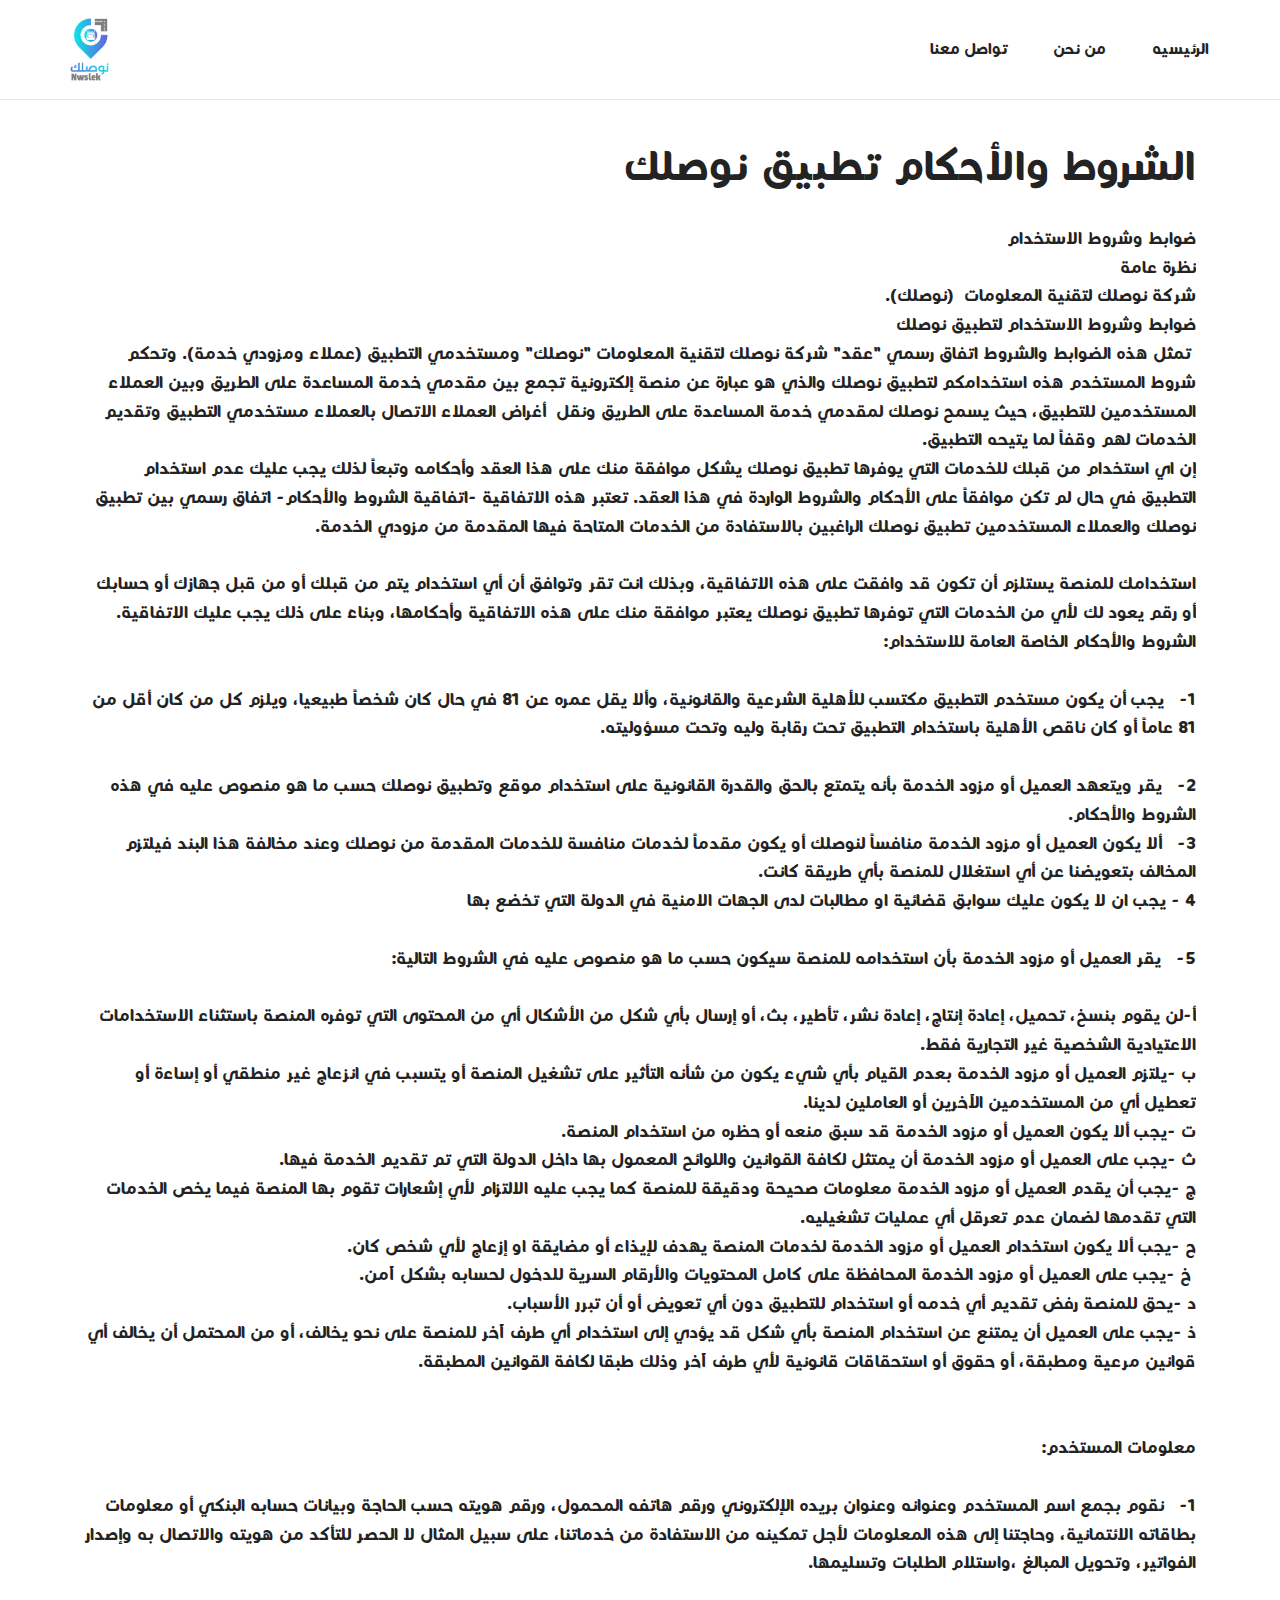
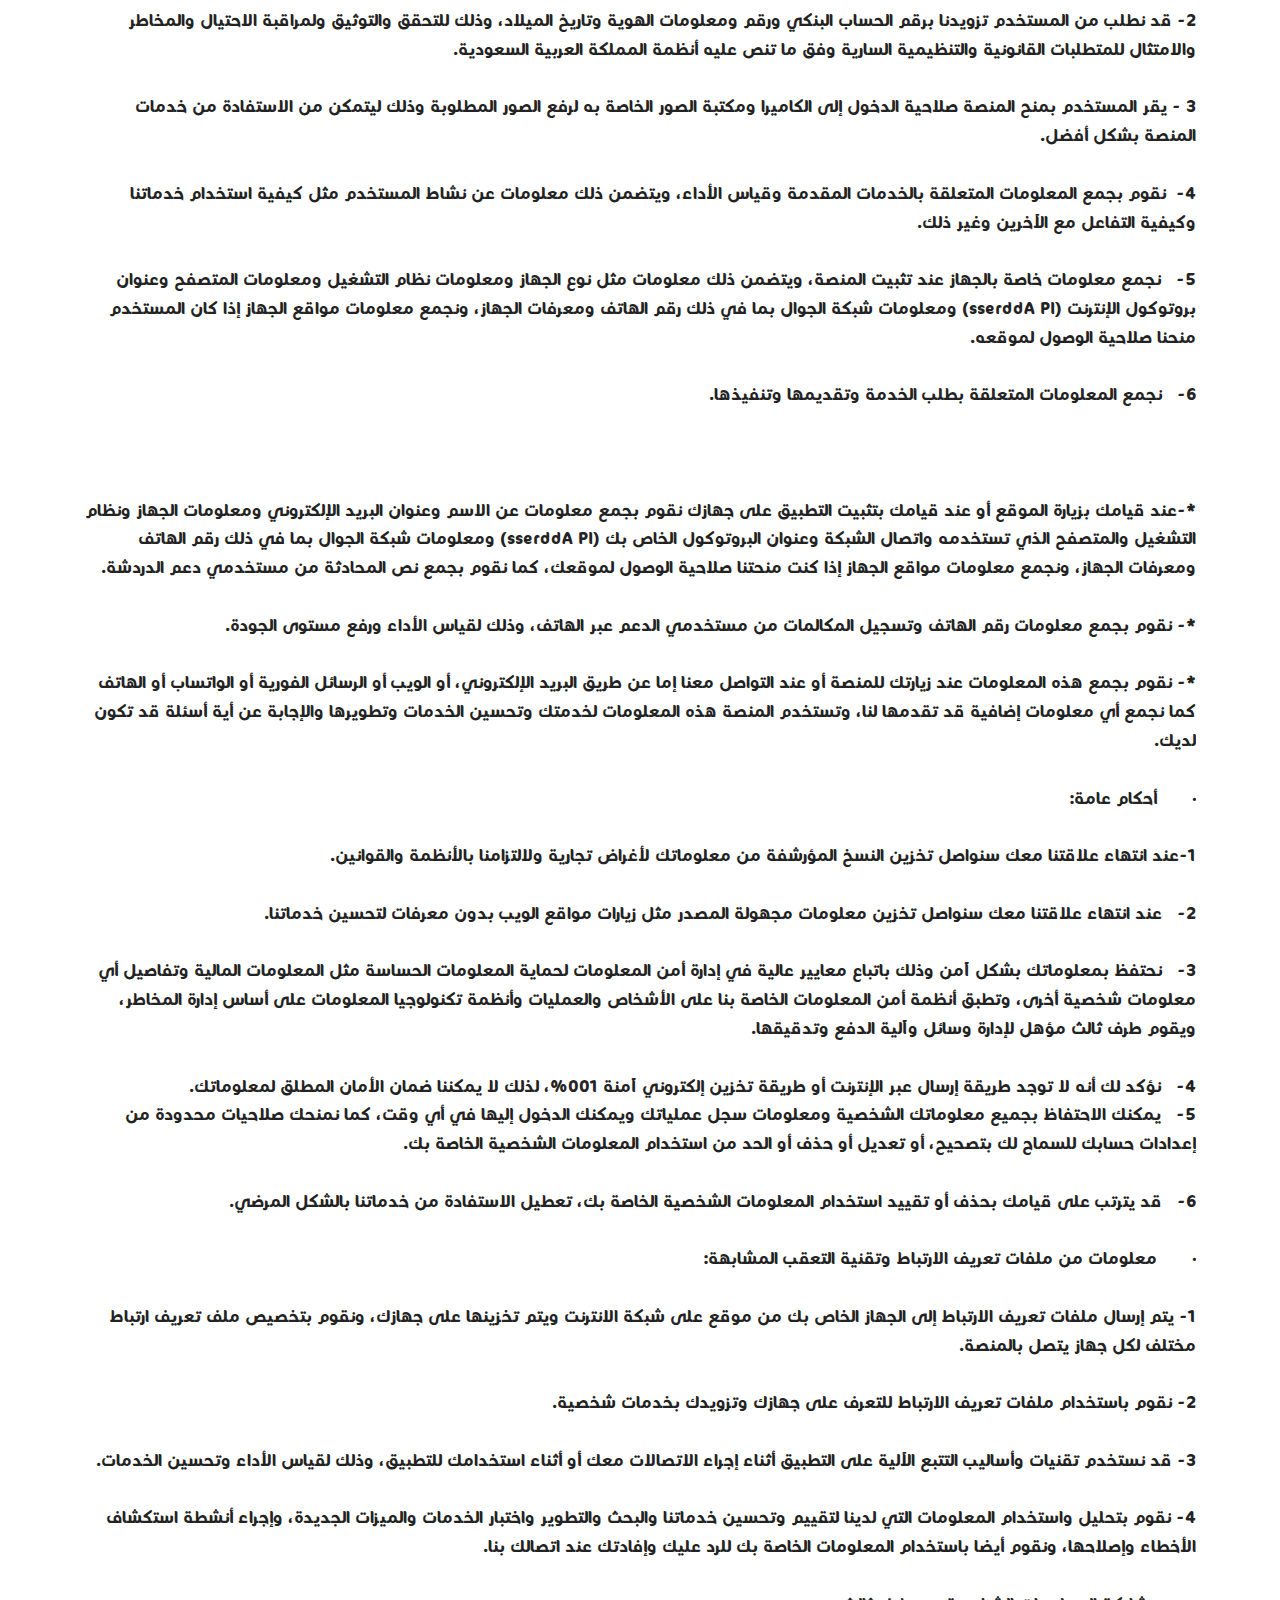
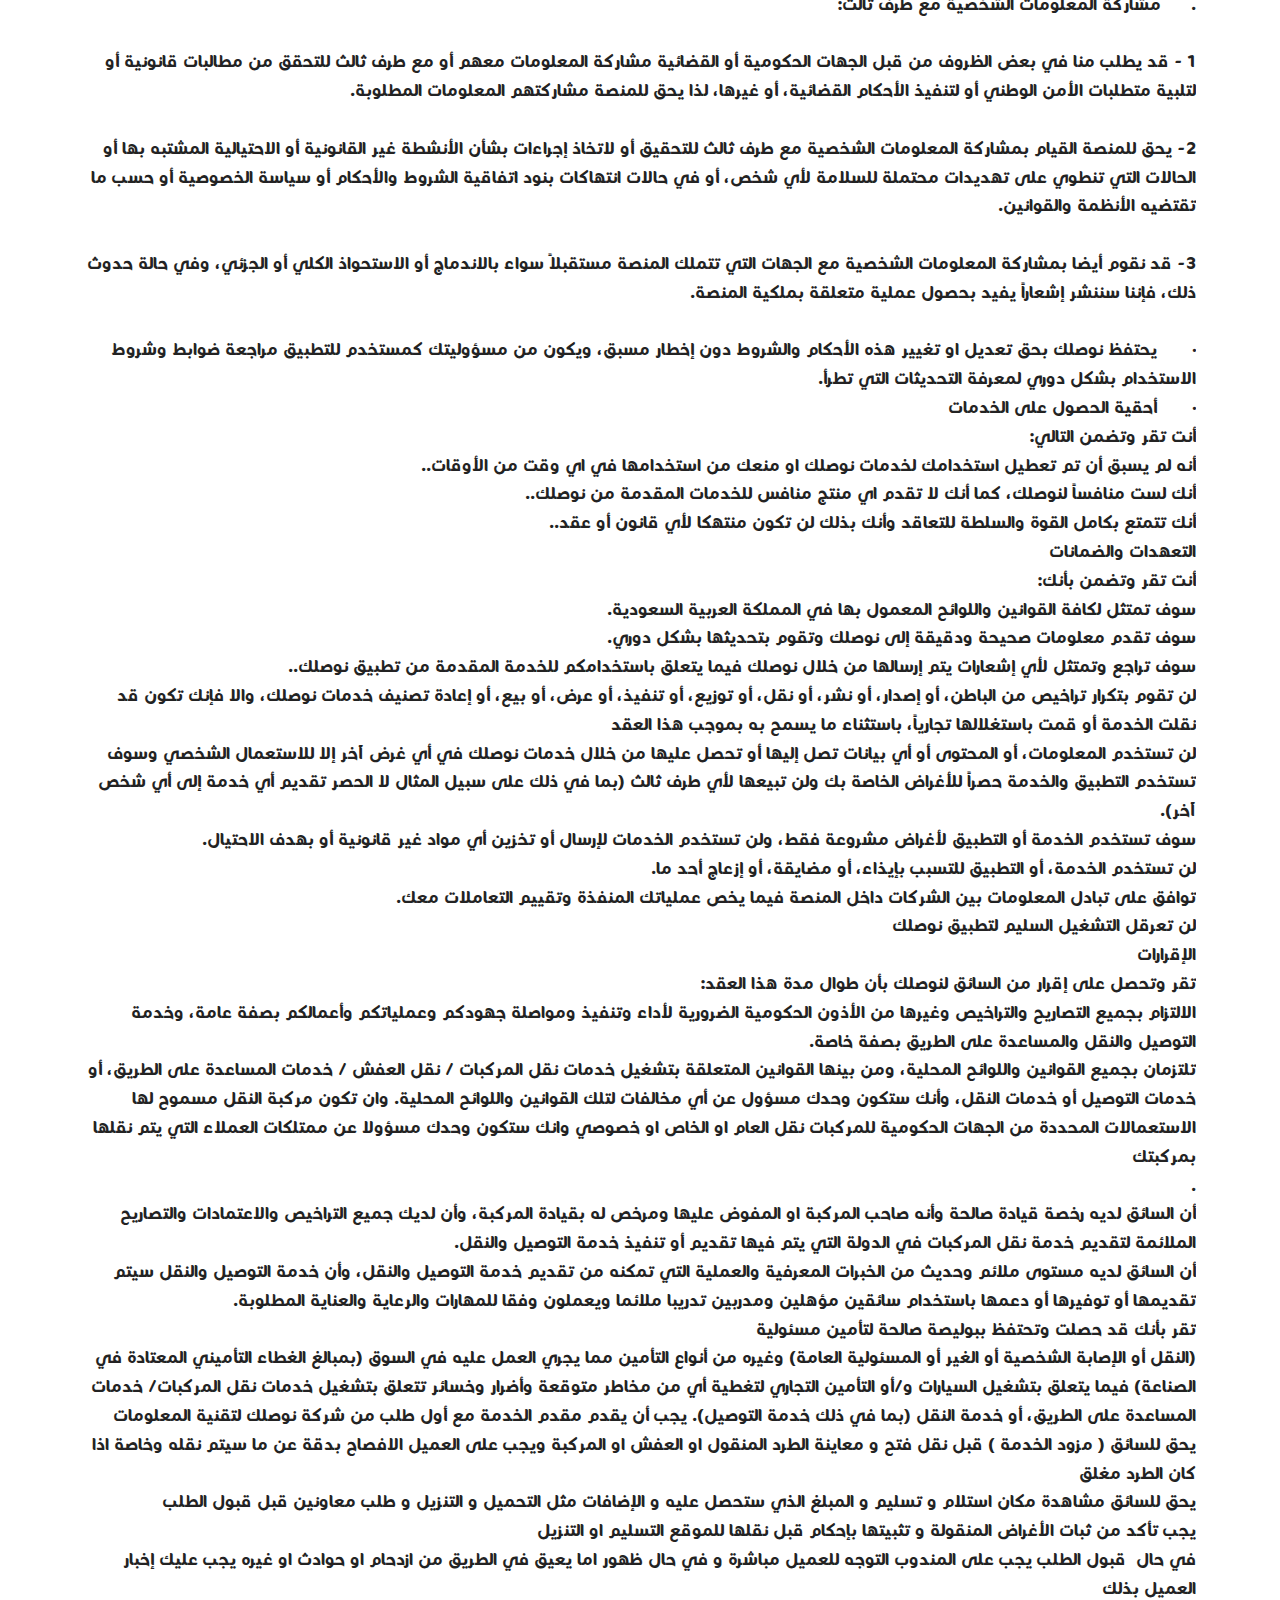
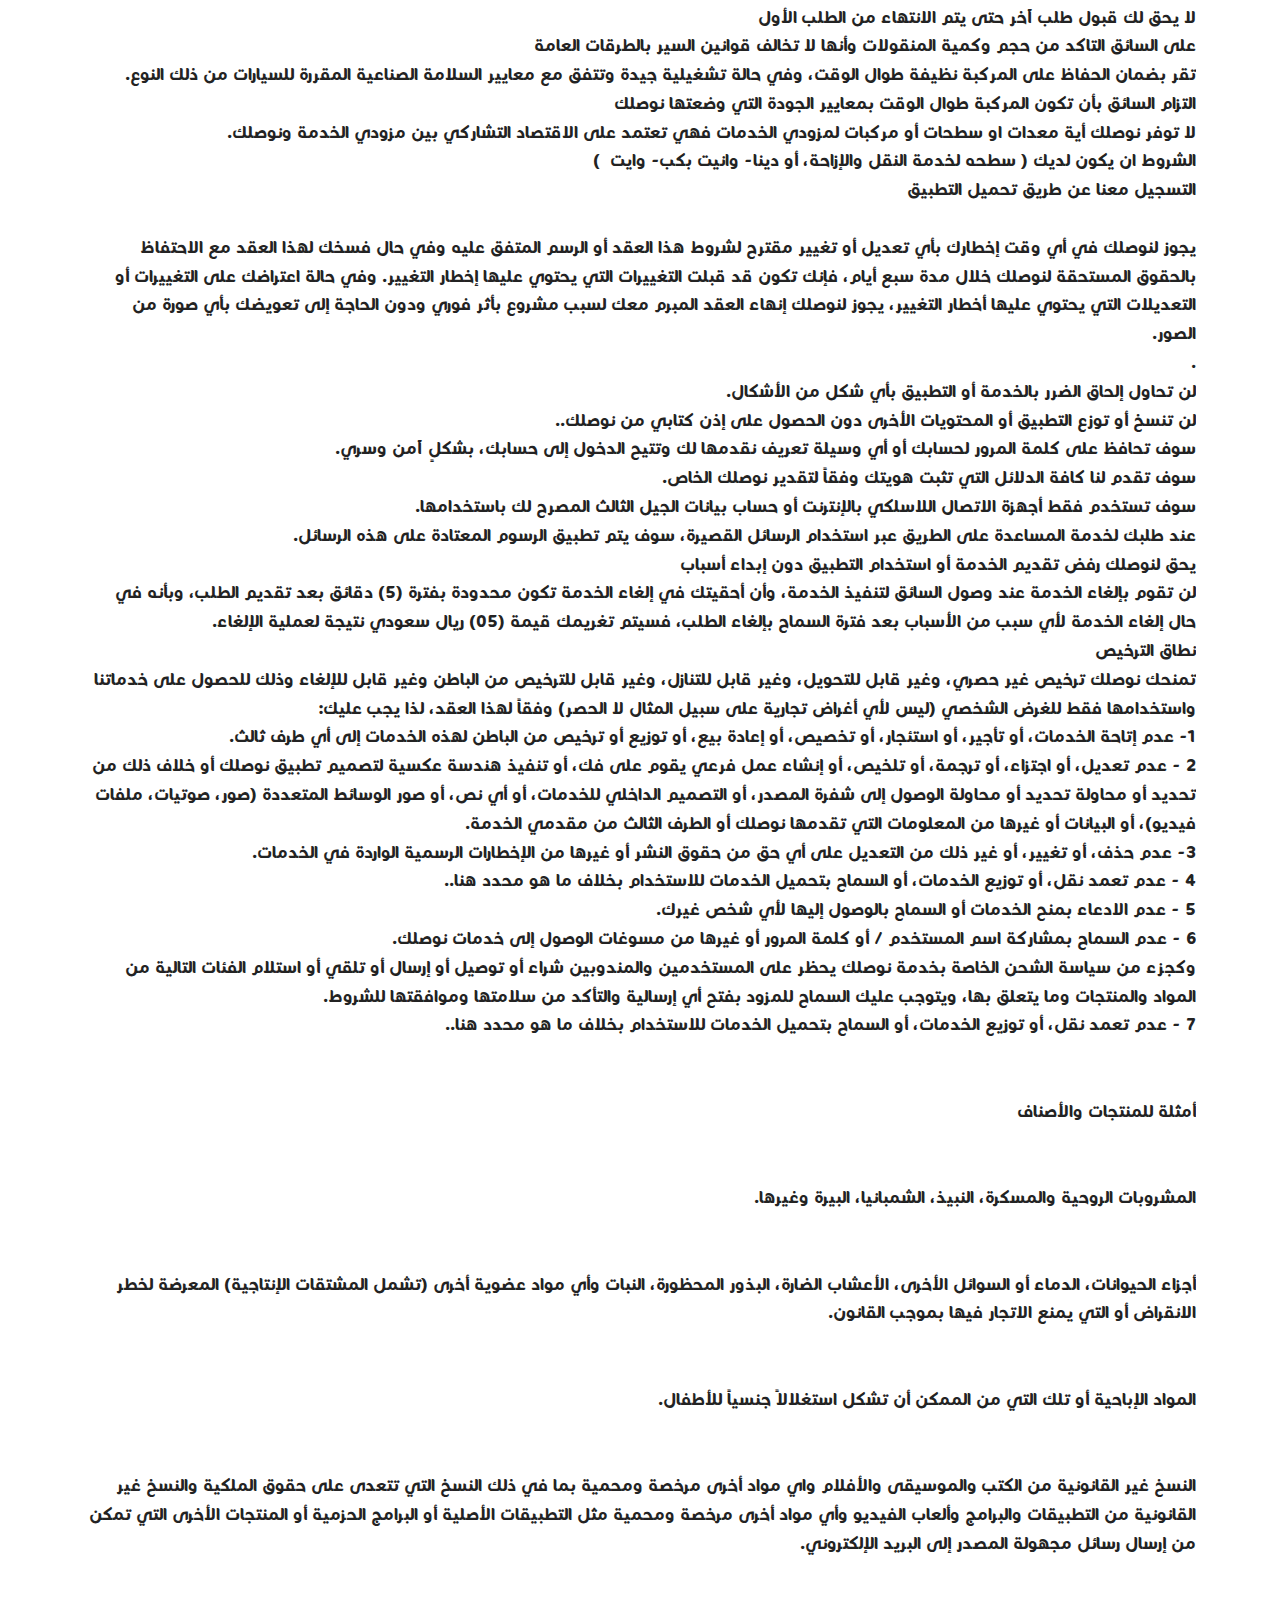
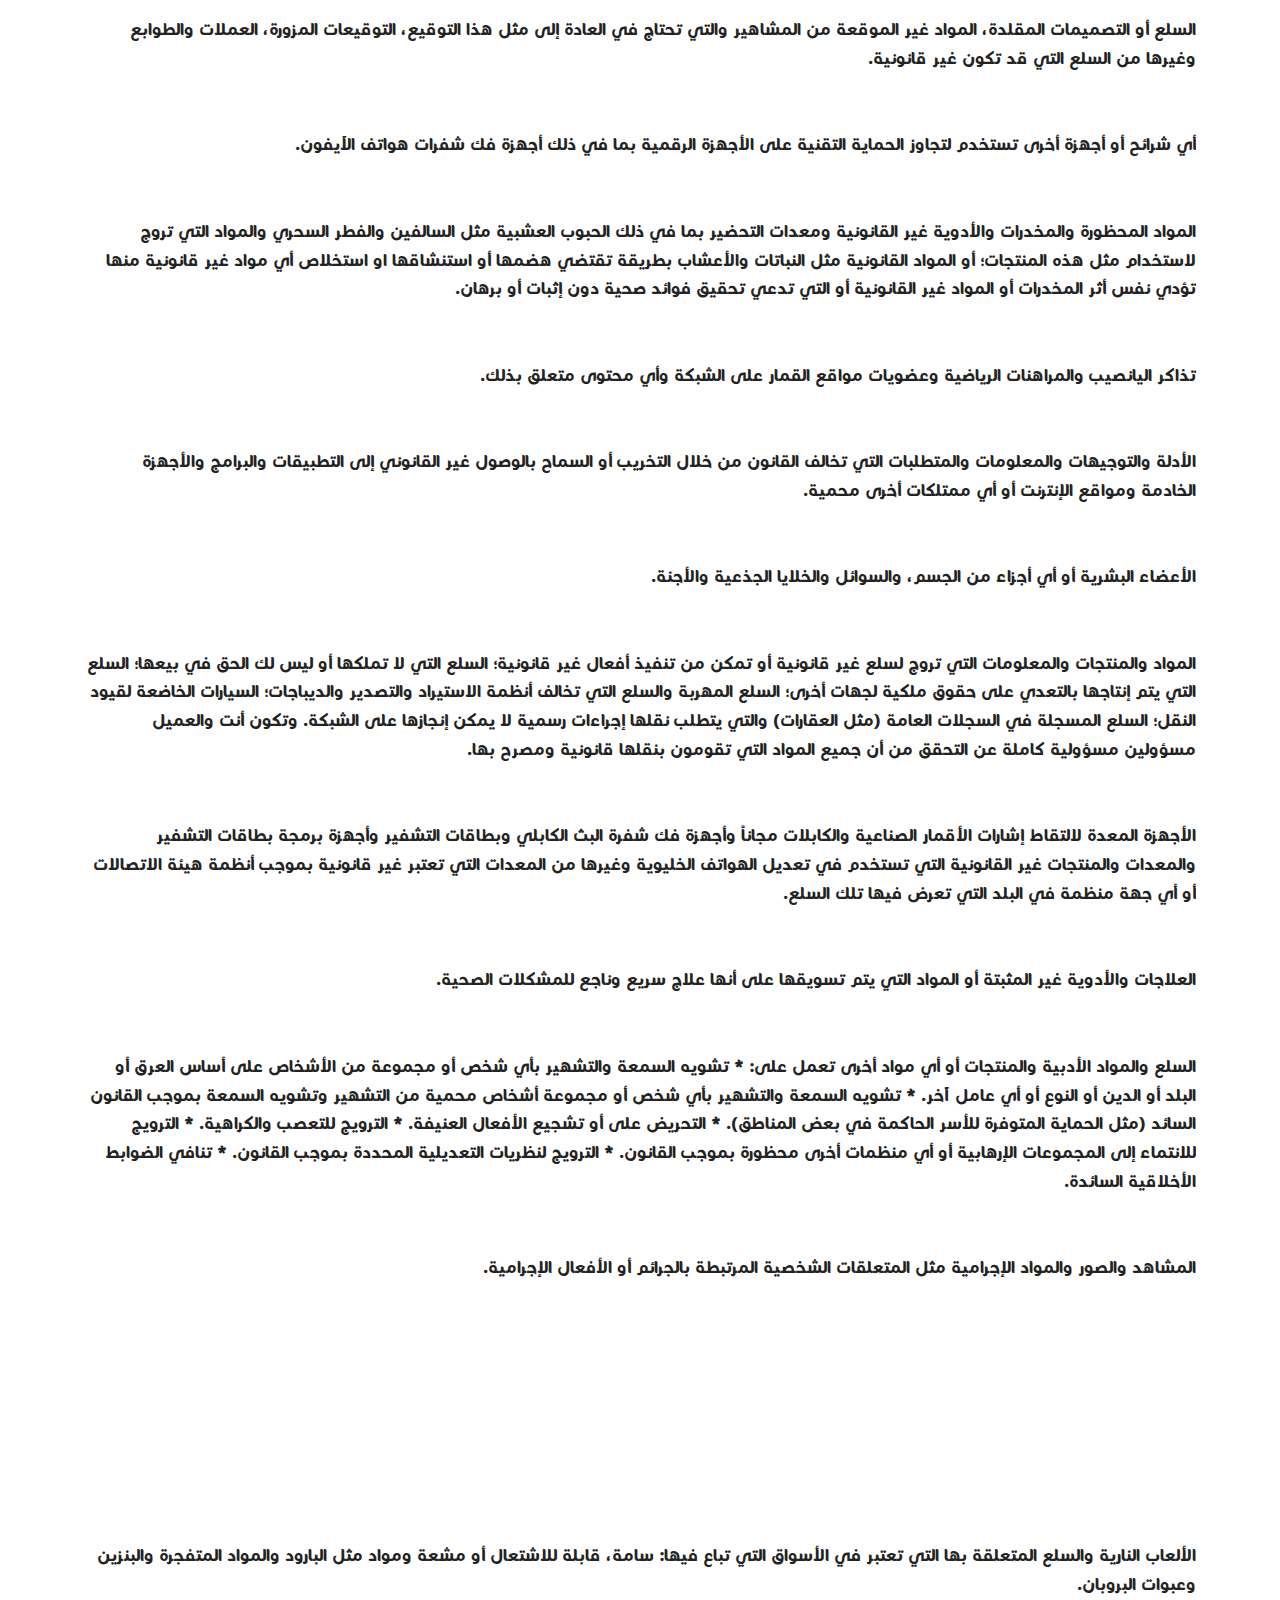
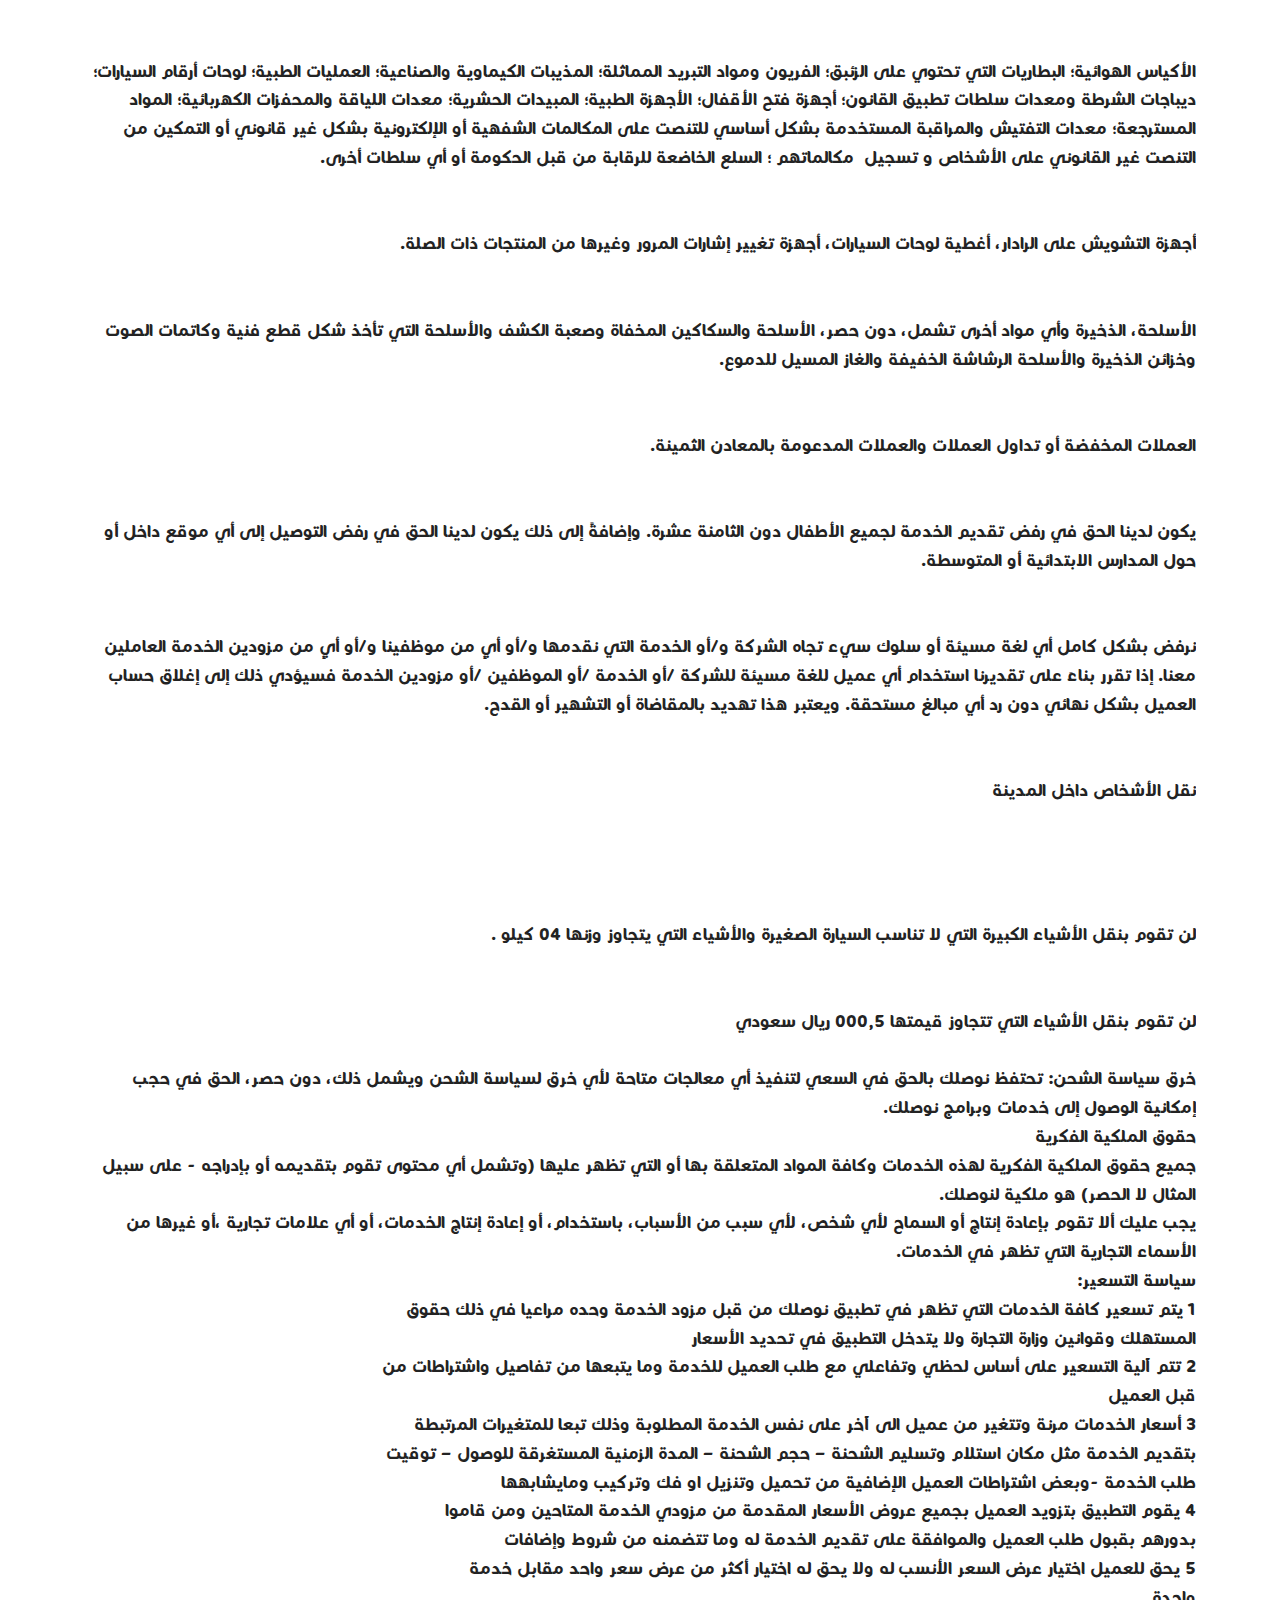
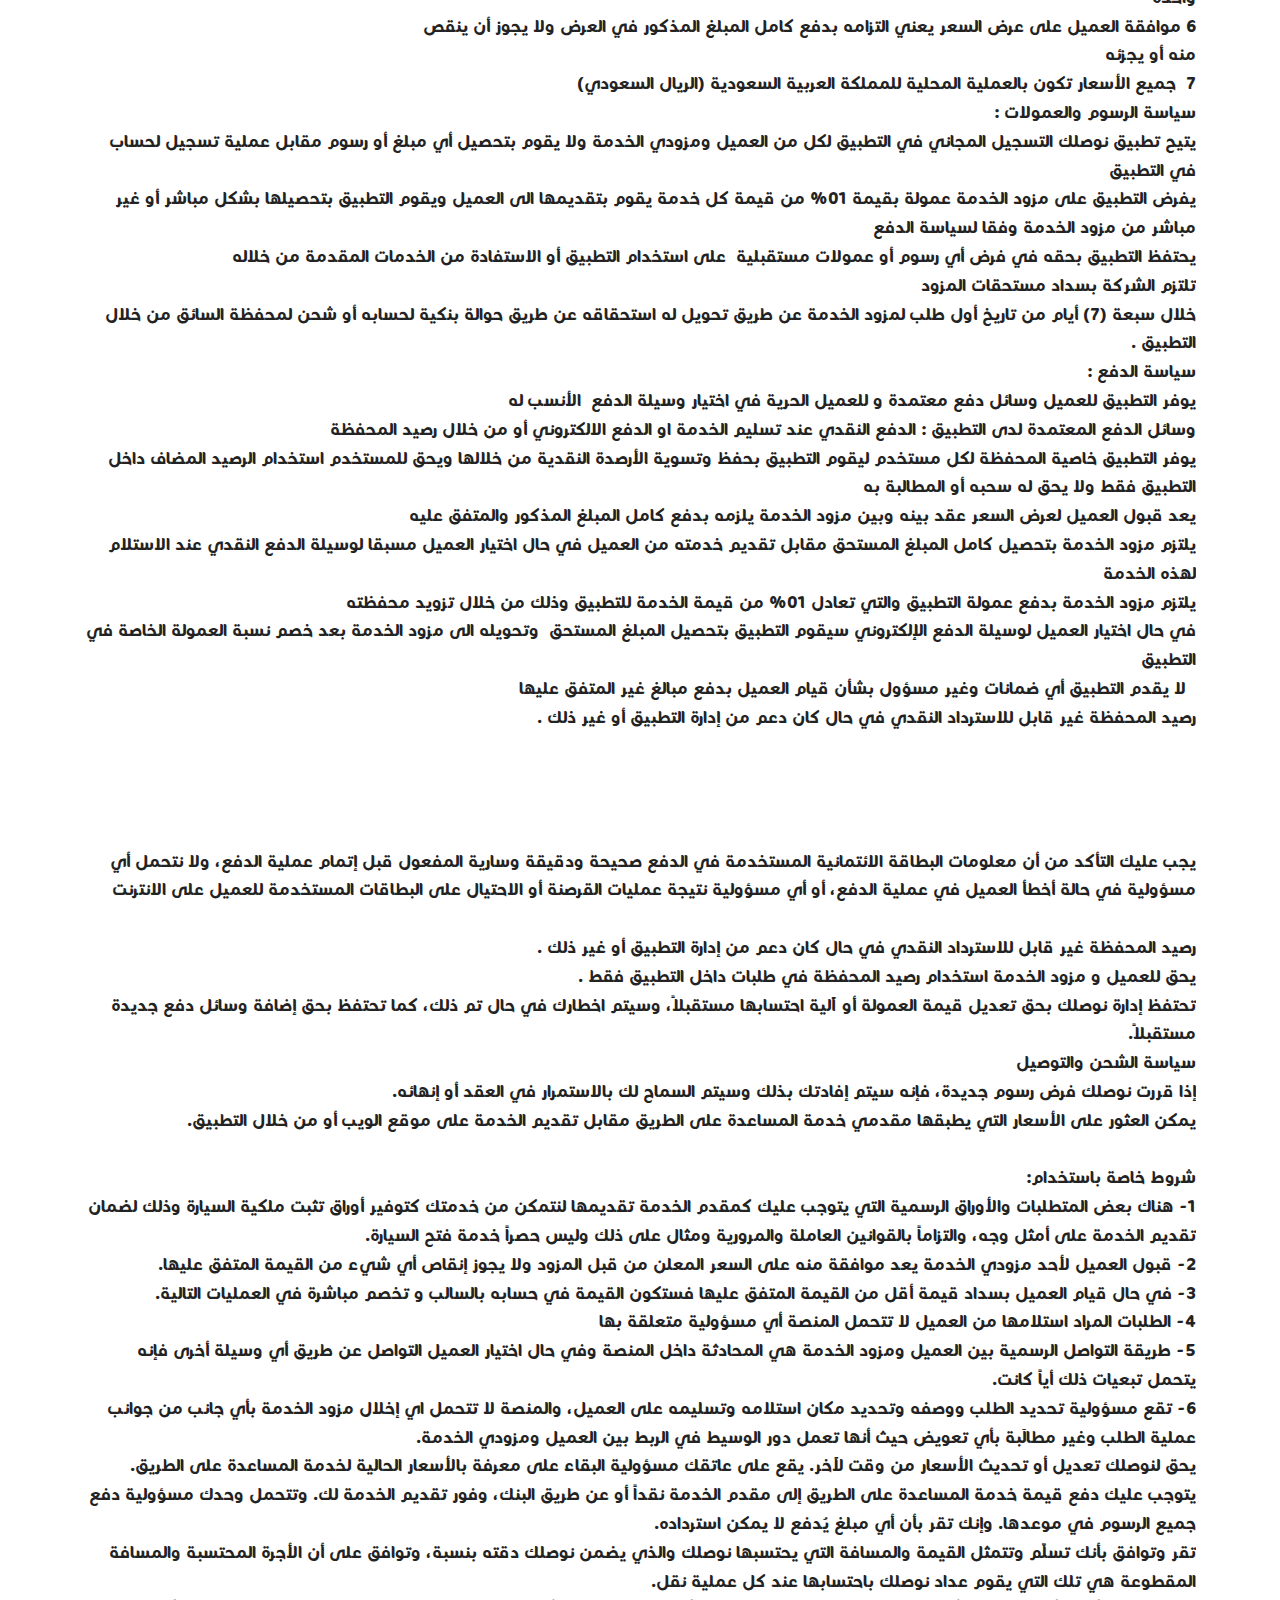
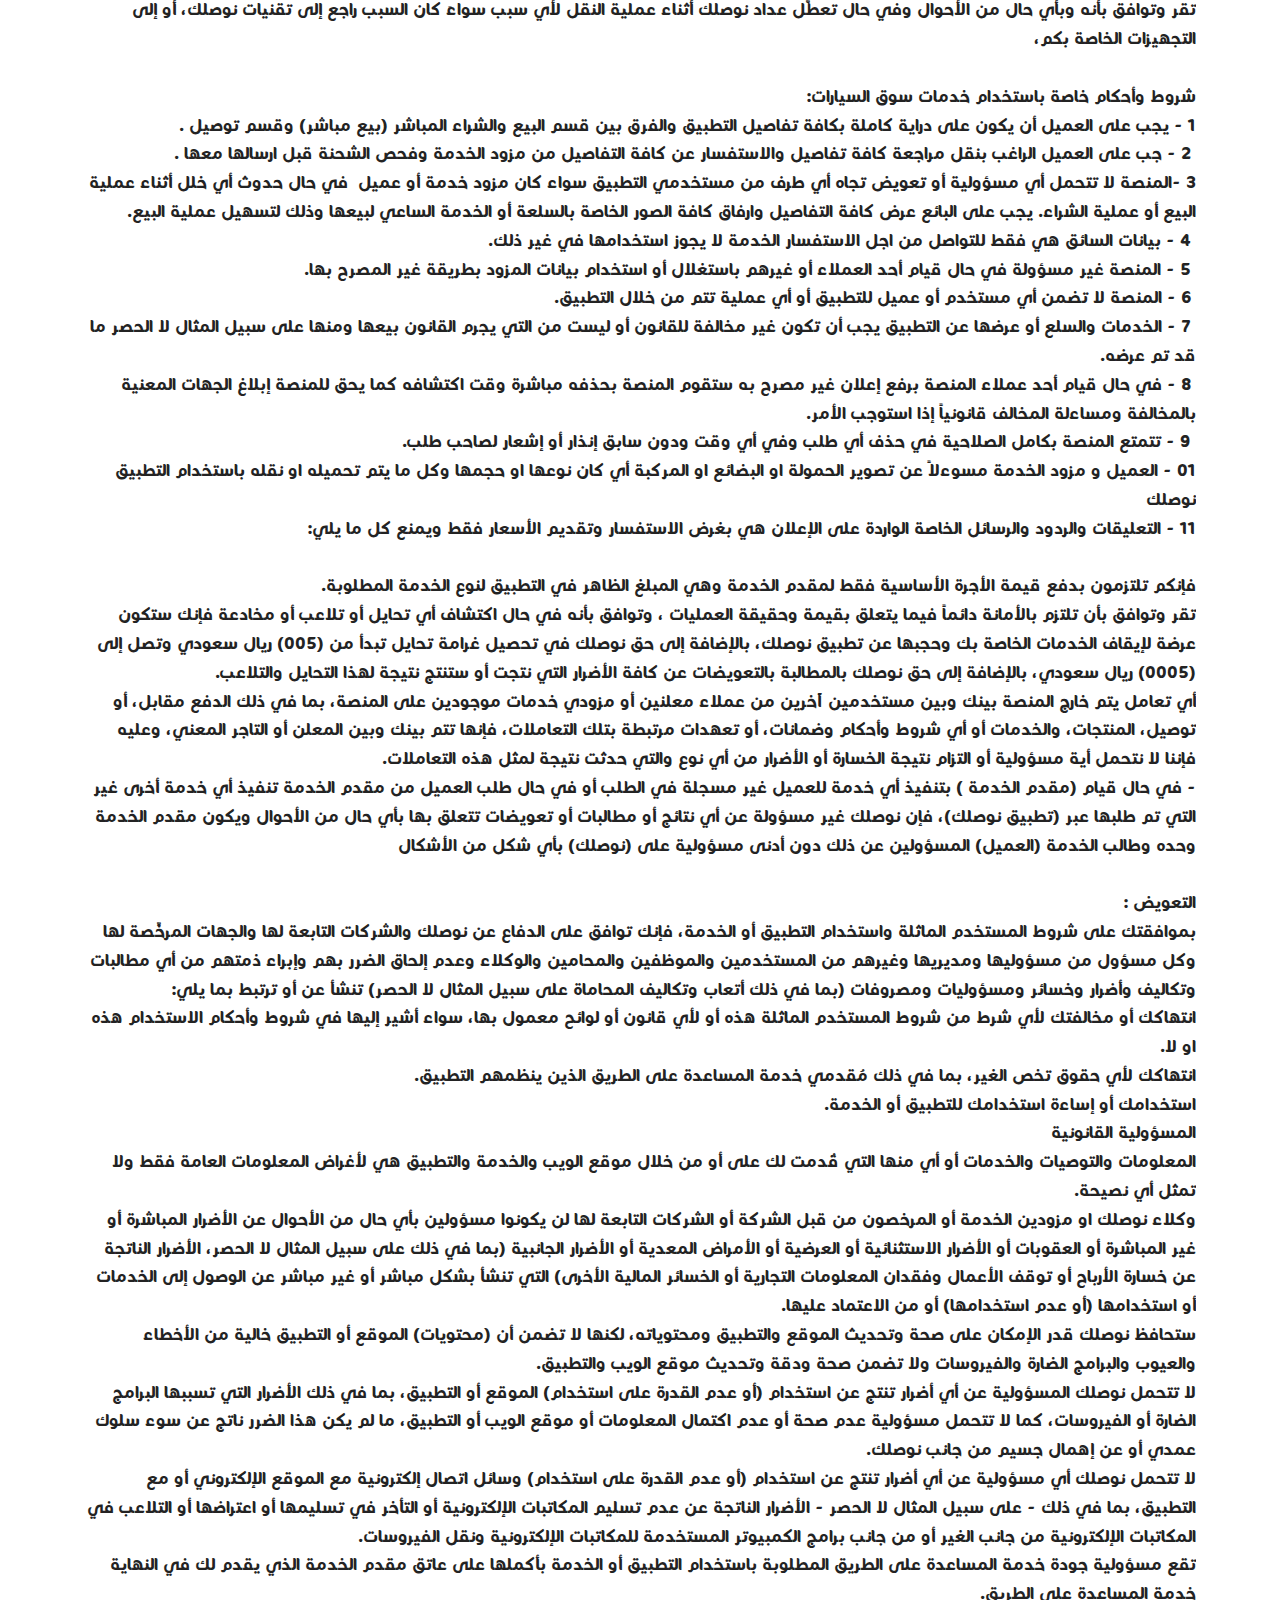
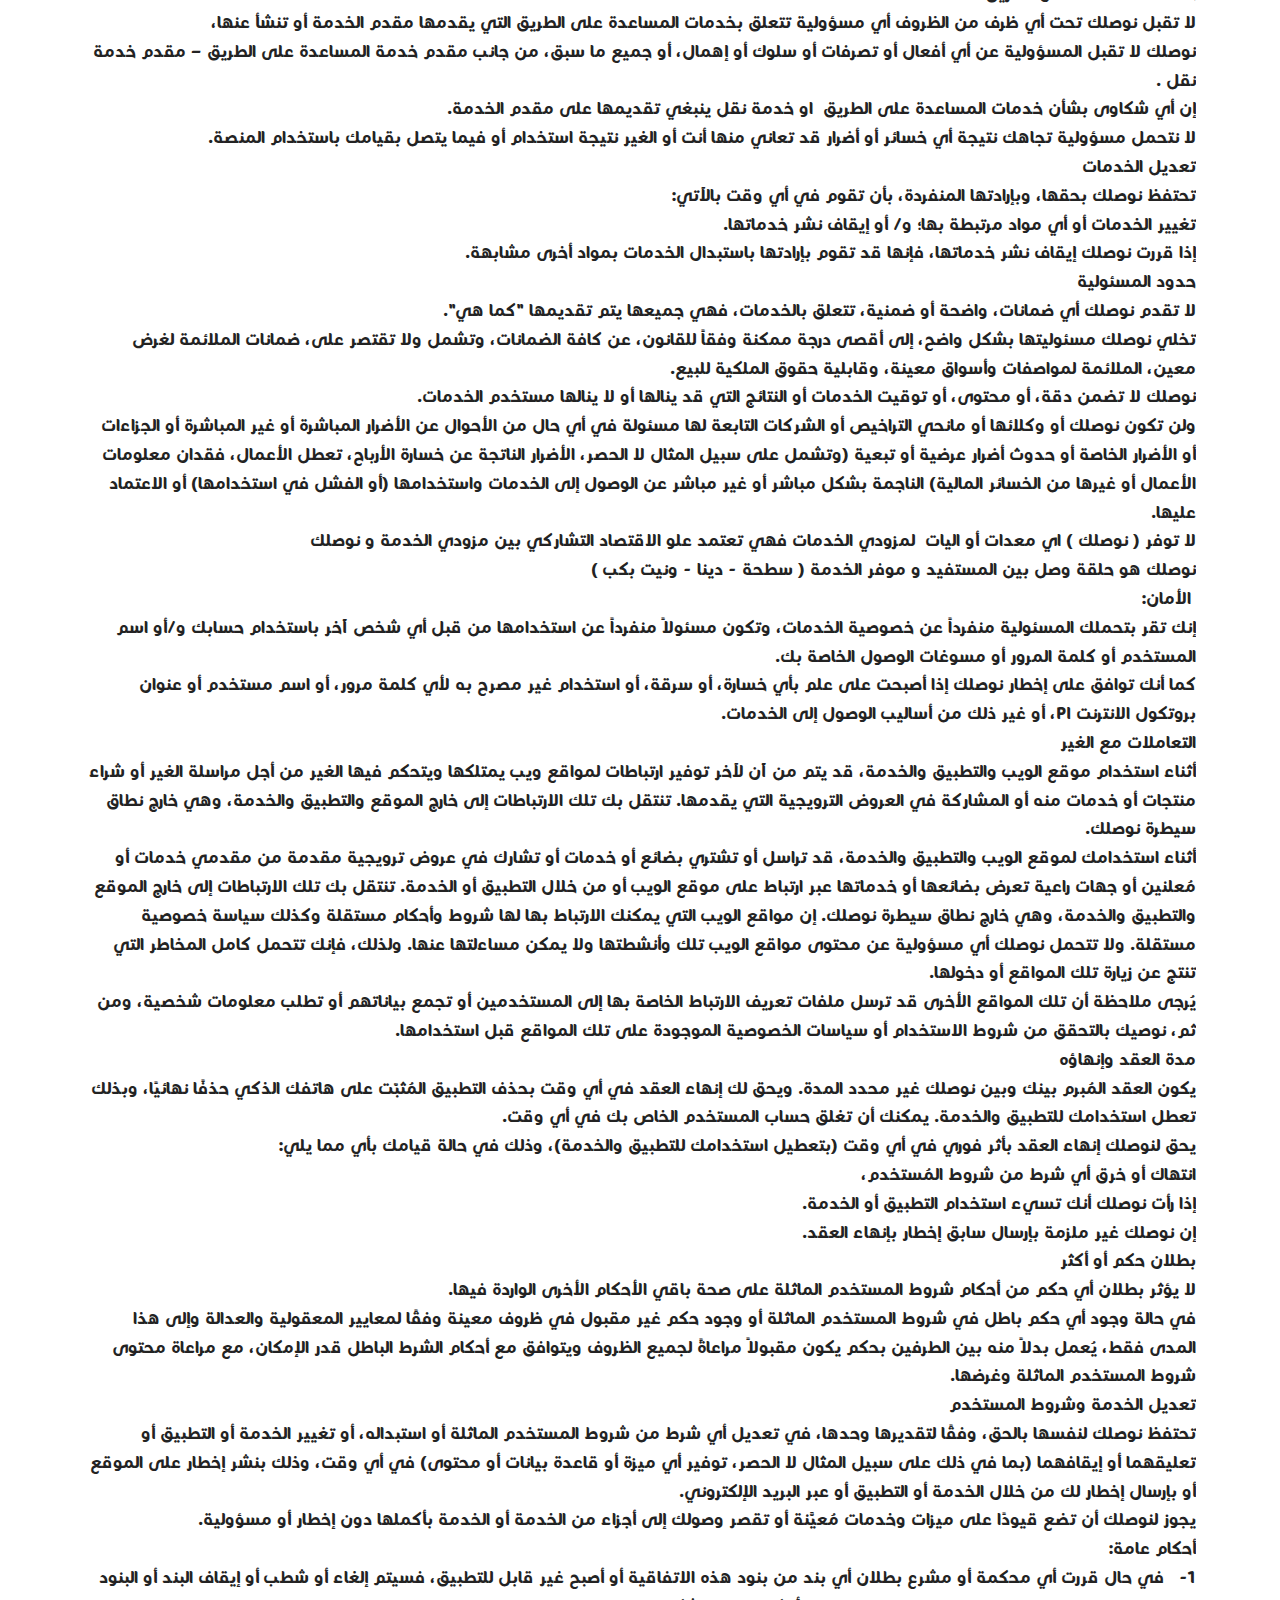
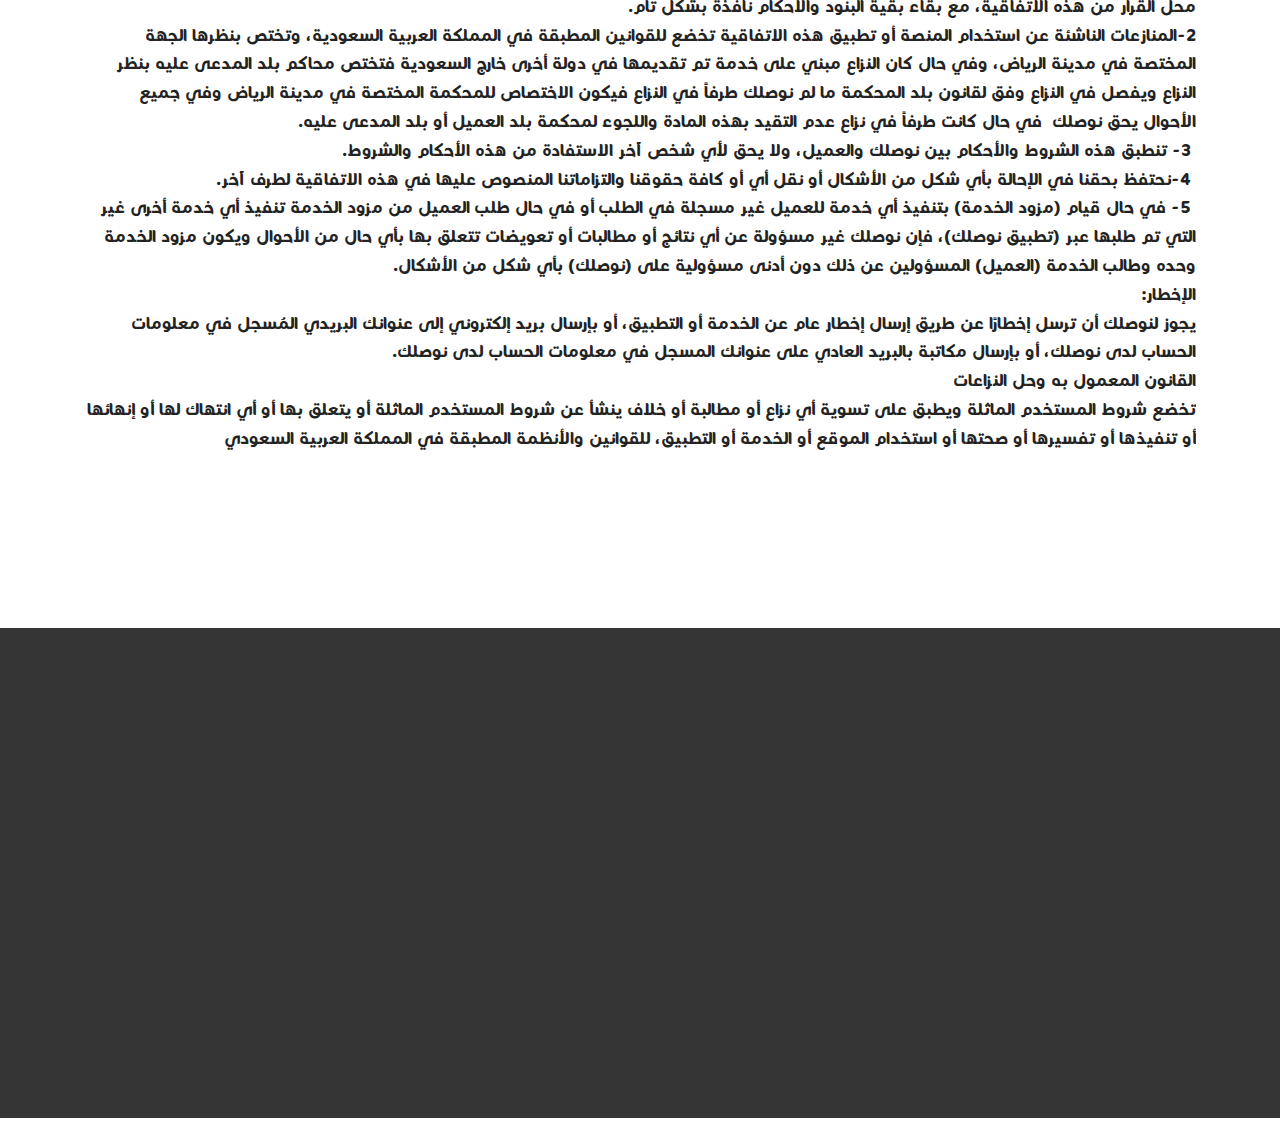
<file: terms.html>
<!DOCTYPE html>
<html>
<head>
    <meta charset='UTF-8'>
    <meta
            http-equiv='X-UA-Compatible'
            content='IE=edge'
    >
    <meta
            name='generator'
            content='Nwselk | نوصلك'
    >
    <meta
            name='twitter:card'
            content='summary_large_image'
    />
    <meta
            name='twitter:image:src'
            content='assets/images/index-meta.png'
    >
    <meta
            property='og:image'
            content='assets/images/index-meta.png'
    >
    <meta
            name='twitter:title'
            content='Nwselk | نوصلك'
    >
    <meta
            name='viewport'
            content='width=device-width, initial-scale=1, minimum-scale=1'
    >
    <link
            rel='shortcut icon'
            href='assets/images/icon-2-128x128.png'
            type='image/x-icon'
    >
    <meta
            name='description'
            content='تطبيق نوصلك، نوصلك الي تبيه من اي مكان وزمان'
    >

    <title>نوصلك الشروط والأحكام</title>
    <link
            rel='stylesheet'
            href='assets/web/assets/mobirise-icons2/mobirise2.css'
    >
    <link
            rel='stylesheet'
            href='assets/bootstrap/css/bootstrap.min.css'
    >
    <link
            rel='stylesheet'
            href='assets/bootstrap/css/bootstrap-grid.min.css'
    >
    <link
            rel='stylesheet'
            href='assets/bootstrap/css/bootstrap-reboot.min.css'
    >
    <link
            rel='stylesheet'
            href='assets/animatecss/animate.css'
    >
    <link
            rel='stylesheet'
            href='assets/dropdown/css/style.css'
    >
    <link
            rel='stylesheet'
            href='assets/socicon/css/styles.css'
    >
    <link
            rel='stylesheet'
            href='assets/theme/css/style.css'
    >
    <link
            href='assets/fonts/style.css'
            rel='stylesheet'
    >
    <link
            rel='preload'
            as='style'
            href='assets/mobirise/css/mbr-additional.css'
    >
    <link
            rel='stylesheet'
            href='assets/mobirise/css/mbr-additional.css'
            type='text/css'
    >

</head>
<body>
<script>
    try {
        if (window.location.search.toLowerCase().indexOf("dapp") > -1 || window.location.hash.toLowerCase().indexOf("app") > -1) {
            if (navigator.userAgent.toLowerCase().indexOf("android") > -1) {
                window.location.href = 'https://play.google.com/store/apps/details?id=com.myth.nwselk';
            }

            if (navigator.userAgent.toLowerCase().indexOf("iphone") > -1) {
                window.location.href = 'https://apps.apple.com/app/id1644849101';
            }
            // console.log(navigator.userAgent)
        }
    } catch (e) {

    }
</script>
<section
        data-bs-version='5.1'
        class='menu cid-s48OLK6784'
        once='menu'
        id='menu1-h'
>

    <nav class='navbar navbar-dropdown navbar-fixed-top navbar-expand-lg'>
        <div class='container-fluid'>
            <div class='navbar-brand'>
    <span class='navbar-logo'>
     <a href='index.html'>
      <img
              src='assets/images/icon-2-128x128.png'
              alt='Nwselk | نوصلك'
              style='height: 5.2rem;'
      >
     </a>
    </span>

            </div>
            <button
                    class='navbar-toggler'
                    type='button'
                    data-toggle='collapse'
                    data-bs-toggle='collapse'
                    data-target='#navbarSupportedContent'
                    data-bs-target='#navbarSupportedContent'
                    aria-controls='navbarNavAltMarkup'
                    aria-expanded='false'
                    aria-label='Toggle navigation'
            >
                <div class='hamburger'>
                    <span></span>
                    <span></span>
                    <span></span>
                    <span></span>
                </div>
            </button>
            <div
                    class='collapse navbar-collapse'
                    id='navbarSupportedContent'
            >
                <ul
                        class='navbar-nav nav-dropdown nav-right'
                        data-app-modern-menu='true'
                >
                    <li class='nav-item'>
                        <a
                                class='nav-link link text-black text-primary display-4'
                                href='index.html#footer1-1b'
                        >تواصل معنا
                        </a>
                    </li>
                    <li class='nav-item'>
                        <a
                                class='nav-link link text-black text-primary display-4'
                                href='index.html#image1-r'
                        >من نحن
                        </a>
                    </li>
                    <li class='nav-item'>
                        <a
                                class='nav-link link text-black text-primary display-4'
                                href='index.html'
                        >
                            الرئيسيه
                        </a>
                    </li>
                </ul>

            </div>
        </div>
    </nav>
</section>


<section
        data-bs-version='5.1'
        class='content5 cid-t0PB3LT8fo'
        id='content5-14'
>

    <div class='container-fluid'>
        <div class='row justify-content-center'>
            <div class='col-md-12 col-lg-11'>
                <h3 class='mbr-section-title mbr-fonts-style mb-4 display-2'>
                    <strong>الشروط والأحكام تطبيق نوصلك</strong>
                </h3>

                <!--<p style='direction: rtl' class='mbr-text mbr-fonts-style display-7'></p>-->
                <pre style='direction: rtl; max-width: 100%; white-space: pre-wrap;' class='mbr-text mbr-fonts-style display-7'>
ضوابط وشروط الاستخدام
نظرة عامة
شركة نوصلك لتقنية المعلومات  (نوصلك).
ضوابط وشروط الاستخدام لتطبيق نوصلك
 تمثل هذه الضوابط والشروط اتفاق رسمي "عقد" شركة نوصلك لتقنية المعلومات "نوصلك" ومستخدمي التطبيق (عملاء ومزودي خدمة). وتحكم شروط المستخدم هذه استخدامكم لتطبيق نوصلك والذي هو عبارة عن منصة إلكترونية تجمع بين مقدمي خدمة المساعدة على الطريق وبين العملاء المستخدمين للتطبيق، حيث يسمح نوصلك لمقدمي خدمة المساعدة على الطريق ونقل  أغراض العملاء الاتصال بالعملاء مستخدمي التطبيق وتقديم الخدمات لهم وقفاً لما يتيحه التطبيق.
إن اي استخدام من قبلك للخدمات التي يوفرها تطبيق نوصلك يشكل موافقة منك على هذا العقد وأحكامه وتبعاً لذلك يجب عليك عدم استخدام التطبيق في حال لم تكن موافقاً على الأحكام والشروط الواردة في هذا العقد. تعتبر هذه الاتفاقية -اتفاقية الشروط والأحكام- اتفاق رسمي بين تطبيق نوصلك والعملاء المستخدمين تطبيق نوصلك الراغبين بالاستفادة من الخدمات المتاحة فيها المقدمة من مزودي الخدمة.

استخدامك للمنصة يستلزم أن تكون قد وافقت على هذه الاتفاقية، وبذلك انت تقر وتوافق أن أي استخدام يتم من قبلك أو من قبل جهازك أو حسابك أو رقم يعود لك لأي من الخدمات التي توفرها تطبيق نوصلك يعتبر موافقة منك على هذه الاتفاقية وأحكامها، وبناءً على ذلك يجب عليك الاتفاقية.
الشروط والأحكام الخاصة العامة للاستخدام:

1-   يجب أن يكون مستخدم التطبيق مكتسب للأهلية الشرعية والقانونية، وألا يقل عمره عن 18 في حال كان شخصاً طبيعيا، ويلزم كل من كان أقل من 18 عاماً أو كان ناقص الأهلية باستخدام التطبيق تحت رقابة وليه وتحت مسؤوليته.

2-   يقر ويتعهد العميل أو مزود الخدمة بأنه يتمتع بالحق والقدرة القانونية على استخدام موقع وتطبيق نوصلك حسب ما هو منصوص عليه في هذه الشروط والأحكام.
3-   ألا يكون العميل أو مزود الخدمة منافساً لنوصلك أو يكون مقدماً لخدمات منافسة للخدمات المقدمة من نوصلك وعند مخالفة هذا البند فيلتزم المخالف بتعويضنا عن أي استغلال للمنصة بأي طريقة كانت.
4 - يجب ان لا يكون عليك سوابق قضائية او مطالبات لدى الجهات الامنية في الدولة التي تخضع بها

5-   يقر العميل أو مزود الخدمة بأن استخدامه للمنصة سيكون حسب ما هو منصوص عليه في الشروط التالية:

أ-لن يقوم بنسخ، تحميل، إعادة إنتاج، إعادة نشر، تأطير، بث، أو إرسال بأي شكل من الأشكال أي من المحتوى التي توفره المنصة باستثناء الاستخدامات الاعتيادية الشخصية غير التجارية فقط.
ب -يلتزم العميل أو مزود الخدمة بعدم القيام بأي شيء يكون من شأنه التأثير على تشغيل المنصة أو يتسبب في انزعاج غير منطقي أو إساءة أو تعطيل أي من المستخدمين الآخرين أو العاملين لدينا.
ت -يجب ألا يكون العميل أو مزود الخدمة قد سبق منعه أو حظره من استخدام المنصة.
ث -يجب على العميل أو مزود الخدمة أن يمتثل لكافة القوانين واللوائح المعمول بها داخل الدولة التي تم تقديم الخدمة فيها.
ج -يجب أن يقدم العميل أو مزود الخدمة معلومات صحيحة ودقيقة للمنصة كما يجب عليه الالتزام لأي إشعارات تقوم بها المنصة فيما يخص الخدمات التي تقدمها لضمان عدم تعرقل أي عمليات تشغيليه.
ح -يجب ألا يكون استخدام العميل أو مزود الخدمة لخدمات المنصة يهدف لإيذاء أو مضايقة او إزعاج لأي شخص كان.
 خ -يجب على العميل أو مزود الخدمة المحافظة على كامل المحتويات والأرقام السرية للدخول لحسابه بشكل آمن.
د -يحق للمنصة رفض تقديم أي خدمه أو استخدام للتطبيق دون أي تعويض أو أن تبرر الأسباب.
ذ -يجب على العميل أن يمتنع عن استخدام المنصة بأي شكل قد يؤدي إلى استخدام أي طرف آخر للمنصة على نحو يخالف، أو من المحتمل أن يخالف أي قوانين مرعية ومطبقة، أو حقوق أو استحقاقات قانونية لأي طرف آخر وذلك طبقا لكافة القوانين المطبقة.


معلومات المستخدم:

1-   نقوم بجمع اسم المستخدم وعنوانه وعنوان بريده الإلكتروني ورقم هاتفه المحمول، ورقم هويته حسب الحاجة وبيانات حسابه البنكي أو معلومات بطاقاته الائتمانية، وحاجتنا إلى هذه المعلومات لأجل تمكينه من الاستفادة من خدماتنا، على سبيل المثال لا الحصر للتأكد من هويته والاتصال به وإصدار الفواتير، وتحويل المبالغ ،واستلام الطلبات وتسليمها.

2- قد نطلب من المستخدم تزويدنا برقم الحساب البنكي ورقم ومعلومات الهوية وتاريخ الميلاد، وذلك للتحقق والتوثيق ولمراقبة الاحتيال والمخاطر والامتثال للمتطلبات القانونية والتنظيمية السارية وفق ما تنص عليه أنظمة المملكة العربية السعودية.

3 - يقر المستخدم بمنح المنصة صلاحية الدخول إلى الكاميرا ومكتبة الصور الخاصة به لرفع الصور المطلوبة وذلك ليتمكن من الاستفادة من خدمات المنصة بشكل أفضل.

4-  نقوم بجمع المعلومات المتعلقة بالخدمات المقدمة وقياس الأداء، ويتضمن ذلك معلومات عن نشاط المستخدم مثل كيفية استخدام خدماتنا وكيفية التفاعل مع الآخرين وغير ذلك.

5-   نجمع معلومات خاصة بالجهاز عند تثبيت المنصة، ويتضمن ذلك معلومات مثل نوع الجهاز ومعلومات نظام التشغيل ومعلومات المتصفح وعنوان بروتوكول الإنترنت (IP Address) ومعلومات شبكة الجوال بما في ذلك رقم الهاتف ومعرفات الجهاز، ونجمع معلومات مواقع الجهاز إذا كان المستخدم منحنا صلاحية الوصول لموقعه.

6-   نجمع المعلومات المتعلقة بطلب الخدمة وتقديمها وتنفيذها.



*-عند قيامك بزيارة الموقع أو عند قيامك بتثبيت التطبيق على جهازك نقوم بجمع معلومات عن الاسم وعنوان البريد الإلكتروني ومعلومات الجهاز ونظام التشغيل والمتصفح الذي تستخدمه واتصال الشبكة وعنوان البروتوكول الخاص بك (IP Address) ومعلومات شبكة الجوال بما في ذلك رقم الهاتف ومعرفات الجهاز، ونجمع معلومات مواقع الجهاز إذا كنت منحتنا صلاحية الوصول لموقعك، كما نقوم بجمع نص المحادثة من مستخدمي دعم الدردشة.

*- نقوم بجمع معلومات رقم الهاتف وتسجيل المكالمات من مستخدمي الدعم عبر الهاتف، وذلك لقياس الأداء ورفع مستوى الجودة.

*- نقوم بجمع هذه المعلومات عند زيارتك للمنصة أو عند التواصل معنا إما عن طريق البريد الإلكتروني، أو الويب أو الرسائل الفورية أو الواتساب أو الهاتف كما نجمع أي معلومات إضافية قد تقدمها لنا، وتستخدم المنصة هذه المعلومات لخدمتك وتحسين الخدمات وتطويرها والإجابة عن أية أسئلة قد تكون لديك.

·       أحكام عامة:

1-عند انتهاء علاقتنا معك سنواصل تخزين النسخ المؤرشفة من معلوماتك لأغراض تجارية ولالتزامنا بالأنظمة والقوانين.

2-   عند انتهاء علاقتنا معك سنواصل تخزين معلومات مجهولة المصدر مثل زيارات مواقع الويب بدون معرفات لتحسين خدماتنا.

3-   نحتفظ بمعلوماتك بشكل آمن وذلك باتباع معايير عالية في إدارة أمن المعلومات لحماية المعلومات الحساسة مثل المعلومات المالية وتفاصيل أي معلومات شخصية أخرى، وتطبق أنظمة أمن المعلومات الخاصة بنا على الأشخاص والعمليات وأنظمة تكنولوجيا المعلومات على أساس إدارة المخاطر، ويقوم طرف ثالث مؤهل لإدارة وسائل وآلية الدفع وتدقيقها.

4-   نؤكد لك أنه لا توجد طريقة إرسال عبر الإنترنت أو طريقة تخزين إلكتروني آمنة 100%، لذلك لا يمكننا ضمان الأمان المطلق لمعلوماتك.
5-   يمكنك الاحتفاظ بجميع معلوماتك الشخصية ومعلومات سجل عملياتك ويمكنك الدخول إليها في أي وقت، كما نمنحك صلاحيات محدودة من إعدادات حسابك للسماح لك بتصحيح، أو تعديل أو حذف أو الحد من استخدام المعلومات الشخصية الخاصة بك.

6-   قد يترتب على قيامك بحذف أو تقييد استخدام المعلومات الشخصية الخاصة بك، تعطيل الاستفادة من خدماتنا بالشكل المرضي.

·       معلومات من ملفات تعريف الارتباط وتقنية التعقب المشابهة:

1- يتم إرسال ملفات تعريف الارتباط إلى الجهاز الخاص بك من موقع على شبكة الانترنت ويتم تخزينها على جهازك، ونقوم بتخصيص ملف تعريف ارتباط مختلف لكل جهاز يتصل بالمنصة.

2- نقوم باستخدام ملفات تعريف الارتباط للتعرف على جهازك وتزويدك بخدمات شخصية.

3- قد نستخدم تقنيات وأساليب التتبع الآلية على التطبيق أثناء إجراء الاتصالات معك أو أثناء استخدامك للتطبيق، وذلك لقياس الأداء وتحسين الخدمات.

4- نقوم بتحليل واستخدام المعلومات التي لدينا لتقييم وتحسين خدماتنا والبحث والتطوير واختبار الخدمات والميزات الجديدة، وإجراء أنشطة استكشاف الأخطاء وإصلاحها، ونقوم أيضا باستخدام المعلومات الخاصة بك للرد عليك وإفادتك عند اتصالك بنا.

.      مشاركة المعلومات الشخصية مع طرف ثالث:

1 - قد يطلب منا في بعض الظروف من قبل الجهات الحكومية أو القضائية مشاركة المعلومات معهم أو مع طرف ثالث للتحقق من مطالبات قانونية أو لتلبية متطلبات الأمن الوطني أو لتنفيذ الأحكام القضائية، أو غيرها، لذا يحق للمنصة مشاركتهم المعلومات المطلوبة.

2- يحق للمنصة القيام بمشاركة المعلومات الشخصية مع طرف ثالث للتحقيق أو لاتخاذ إجراءات بشأن الأنشطة غير القانونية أو الاحتيالية المشتبه بها أو الحالات التي تنطوي على تهديدات محتملة للسلامة لأي شخص، أو في حالات انتهاكات بنود اتفاقية الشروط والأحكام أو سياسة الخصوصية أو حسب ما تقتضيه الأنظمة والقوانين.

3- قد نقوم أيضا بمشاركة المعلومات الشخصية مع الجهات التي تتملك المنصة مستقبلاً سواء بالاندماج أو الاستحواذ الكلي أو الجزئي، وفي حالة حدوث ذلك، فإننا سننشر إشعاراً يفيد بحصول عملية متعلقة بملكية المنصة.

·       يحتفظ نوصلك بحق تعديل او تغيير هذه الأحكام والشروط دون إخطار مسبق، ويكون من مسؤوليتك كمستخدم للتطبيق مراجعة ضوابط وشروط الاستخدام بشكل دوري لمعرفة التحديثات التي تطرأ.
·       أحقية الحصول على الخدمات
أنت تقر وتضمن التالي:
أنه لم يسبق أن تم تعطيل استخدامك لخدمات نوصلك او منعك من استخدامها في اي وقت من الأوقات..
أنك لست منافساً لنوصلك، كما أنك لا تقدم اي منتج منافس للخدمات المقدمة من نوصلك..
أنك تتمتع بكامل القوة والسلطة للتعاقد وأنك بذلك لن تكون منتهكا لأي قانون أو عقد..
التعهدات والضمانات
أنت تقر وتضمن بأنك:
سوف تمتثل لكافة القوانين واللوائح المعمول بها في المملكة العربية السعودية.
سوف تقدم معلومات صحيحة ودقيقة إلى نوصلك وتقوم بتحديثها بشكل دوري.
سوف تراجع وتمتثل لأي إشعارات يتم إرسالها من خلال نوصلك فيما يتعلق باستخدامكم للخدمة المقدمة من تطبيق نوصلك..
لن تقوم بتكرار تراخيص من الباطن، أو إصدار، أو نشر، أو نقل، أو توزيع، أو تنفيذ، أو عرض، أو بيع، أو إعادة تصنيف خدمات نوصلك، والا فإنك تكون قد نقلت الخدمة أو قمت باستغلالها تجارياً، باستثناء ما يسمح به بموجب هذا العقد
لن تستخدم المعلومات، أو المحتوى أو أي بيانات تصل إليها أو تحصل عليها من خلال خدمات نوصلك في أي غرض آخر إلا للاستعمال الشخصي وسوف تستخدم التطبيق والخدمة حصراً للأغراض الخاصة بك ولن تبيعها لأي طرف ثالث (بما في ذلك على سبيل المثال لا الحصر تقديم أي خدمة إلى أي شخص آخر).
سوف تستخدم الخدمة أو التطبيق لأغراض مشروعة فقط، ولن تستخدم الخدمات لإرسال أو تخزين أي مواد غير قانونية أو بهدف الاحتيال.
لن تستخدم الخدمة، أو التطبيق للتسبب بإيذاء، أو مضايقة، أو إزعاج أحد ما.
توافق على تبادل المعلومات بين الشركات داخل المنصة فيما يخص عملياتك المنفذة وتقييم التعاملات معك.
لن تعرقل التشغيل السليم لتطبيق نوصلك
الإقرارات
تقر وتحصل على إقرار من السائق لنوصلك بأن طوال مدة هذا العقد:
الالتزام بجميع التصاريح والتراخيص وغيرها من الأذون الحكومية الضرورية لأداء وتنفيذ ومواصلة جهودكم وعملياتكم وأعمالكم بصفة عامة، وخدمة التوصيل والنقل والمساعدة على الطريق بصفة خاصة.
تلتزمان بجميع القوانين واللوائح المحلية، ومن بينها القوانين المتعلقة بتشغيل خدمات نقل المركبات / نقل العفش / خدمات المساعدة على الطريق، أو خدمات التوصيل أو خدمات النقل، وأنك ستكون وحدك مسؤول عن أي مخالفات لتلك القوانين واللوائح المحلية. وان تكون مركبة النقل مسموح لها الاستعمالات المحددة من الجهات الحكومية للمركبات نقل العام او الخاص او خصوصي وانك ستكون وحدك مسؤولا عن ممتلكات العملاء التي يتم نقلها بمركبتك
.
أن السائق لديه رخصة قيادة صالحة وأنه صاحب المركبة او المفوض عليها ومرخص له بقيادة المركبة، وأن لديك جميع التراخيص والاعتمادات والتصاريح الملائمة لتقديم خدمة نقل المركبات في الدولة التي يتم فيها تقديم أو تنفيذ خدمة التوصيل والنقل.
أن السائق لديه مستوى ملائم وحديث من الخبرات المعرفية والعملية التي تمكنه من تقديم خدمة التوصيل والنقل، وأن خدمة التوصيل والنقل سيتم تقديمها أو توفيرها أو دعمها باستخدام سائقين مؤهلين ومدربين تدريبا ملائما ويعملون وفقا للمهارات والرعاية والعناية المطلوبة.
تقر بأنك قد حصلت وتحتفظ ببوليصة صالحة لتأمين مسئولية
(النقل أو الإصابة الشخصية أو الغير أو المسئولية العامة) وغيره من أنواع التأمين مما يجري العمل عليه في السوق (بمبالغ الغطاء التأميني المعتادة في الصناعة) فيما يتعلق بتشغيل السيارات و/أو التأمين التجاري لتغطية أي من مخاطر متوقعة وأضرار وخسائر تتعلق بتشغيل خدمات نقل المركبات/ خدمات المساعدة على الطريق، أو خدمة النقل (بما في ذلك خدمة التوصيل). يجب أن يقدم مقدم الخدمة مع أول طلب من شركة نوصلك لتقنية المعلومات
يحق للسائق ( مزود الخدمة ) قبل نقل فتح و معاينة الطرد المنقول او العفش او المركبة ويجب على العميل الافصاح بدقة عن ما سيتم نقله وخاصة اذا كان الطرد مغلق
يحق للسائق مشاهدة مكان استلام و تسليم و المبلغ الذي ستحصل عليه و الإضافات مثل التحميل و التنزيل و طلب معاونين قبل قبول الطلب
يجب تأكد من ثبات الأغراض المنقولة و تثبيتها بإحكام قبل نقلها للموقع التسليم او التنزيل
في حال  قبول الطلب يجب على المندوب التوجه للعميل مباشرة و في حال ظهور اما يعيق في الطريق من ازدحام او حوادث او غيره يجب عليك إخبار العميل بذلك
لا يحق لك قبول طلب آخر حتى يتم الانتهاء من الطلب الأول
على السائق التاكد من حجم وكمية المنقولات وأنها لا تخالف قوانين السير بالطرقات العامة
تقر بضمان الحفاظ على المركبة نظيفة طوال الوقت، وفي حالة تشغيلية جيدة وتتفق مع معايير السلامة الصناعية المقررة للسيارات من ذلك النوع.
التزام السائق بأن تكون المركبة طوال الوقت بمعايير الجودة التي وضعتها نوصلك
لا توفر نوصلك أية معدات او سطحات أو مركبات لمزودي الخدمات فهي تعتمد على الاقتصاد التشاركي بين مزودي الخدمة ونوصلك.
الشروط ان يكون لديك ( سطحه لخدمة النقل والإزاحة، أو دينا- وانيت بكب- وايت  )
التسجيل معنا عن طريق تحميل التطبيق

يجوز لنوصلك في أي وقت إخطارك بأي تعديل أو تغيير مقترح لشروط هذا العقد أو الرسم المتفق عليه وفي حال فسخك لهذا العقد مع الاحتفاظ بالحقوق المستحقة لنوصلك خلال مدة سبع أيام، فإنك تكون قد قبلت التغييرات التي يحتوي عليها إخطار التغيير. وفي حالة اعتراضك على التغييرات أو التعديلات التي يحتوي عليها أخطار التغيير، يجوز لنوصلك إنهاء العقد المبرم معك لسبب مشروع بأثر فوري ودون الحاجة إلى تعويضك بأي صورة من الصور.
.
لن تحاول إلحاق الضرر بالخدمة أو التطبيق بأي شكل من الأشكال.
لن تنسخ أو توزع التطبيق أو المحتويات الأخرى دون الحصول على إذن كتابي من نوصلك..
سوف تحافظ على كلمة المرور لحسابك أو أي وسيلة تعريف نقدمها لك وتتيح الدخول إلى حسابك، بشكلٍ آمن وسري.
سوف تقدم لنا كافة الدلائل التي تثبت هويتك وفقاً لتقدير نوصلك الخاص.
سوف تستخدم فقط أجهزة الاتصال اللاسلكي بالإنترنت أو حساب بيانات الجيل الثالث المصرح لك باستخدامها.
عند طلبك لخدمة المساعدة على الطريق عبر استخدام الرسائل القصيرة، سوف يتم تطبيق الرسوم المعتادة على هذه الرسائل.
يحق لنوصلك رفض تقديم الخدمة أو استخدام التطبيق دون إبداء أسباب
لن تقوم بإلغاء الخدمة عند وصول السائق لتنفيذ الخدمة، وأن أحقيتك في إلغاء الخدمة تكون محدودة بفترة (5) دقائق بعد تقديم الطلب، وبأنه في حال إلغاء الخدمة لأي سبب من الأسباب بعد فترة السماح بإلغاء الطلب، فسيتم تغريمك قيمة (50) ريال سعودي نتيجة لعملية الإلغاء.
نطاق الترخيص
تمنحك نوصلك ترخيص غير حصري، وغير قابل للتحويل، وغير قابل للتنازل، وغير قابل للترخيص من الباطن وغير قابل للإلغاء وذلك للحصول على خدماتنا واستخدامها فقط للغرض الشخصي (ليس لأي أغراض تجارية على سبيل المثال لا الحصر) وفقاً لهذا العقد، لذا يجب عليك:
1- عدم إتاحة الخدمات، أو تأجير، أو استئجار، أو تخصيص، أو إعادة بيع، أو توزيع أو ترخيص من الباطن لهذه الخدمات إلى أي طرف ثالث.
2 - عدم تعديل، أو اجتزاء، أو ترجمة، أو تلخيص، أو إنشاء عمل فرعي يقوم على فك، أو تنفيذ هندسة عكسية لتصميم تطبيق نوصلك أو خلاف ذلك من تحديد أو محاولة تحديد أو محاولة الوصول إلى شفرة المصدر، أو التصميم الداخلي للخدمات، أو أي نص، أو صور الوسائط المتعددة (صور، صوتيات، ملفات فيديو)، أو البيانات أو غيرها من المعلومات التي تقدمها نوصلك أو الطرف الثالث من مقدمي الخدمة.
3- عدم حذف، أو تغيير، أو غير ذلك من التعديل على أي حق من حقوق النشر أو غيرها من الإخطارات الرسمية الواردة في الخدمات.
4 - عدم تعمد نقل، أو توزيع الخدمات، أو السماح بتحميل الخدمات للاستخدام بخلاف ما هو محدد هنا..
5 - عدم الادعاء بمنح الخدمات أو السماح بالوصول إليها لأي شخص غيرك.
6 - عدم السماح بمشاركة اسم المستخدم / أو كلمة المرور أو غيرها من مسوغات الوصول إلى خدمات نوصلك.
وكجزء من سياسة الشحن الخاصة بخدمة نوصلك يحظر على المستخدمين والمندوبين شراء أو توصيل أو إرسال أو تلقي أو استلام الفئات التالية من المواد والمنتجات وما يتعلق بها، ويتوجب عليك السماح للمزود بفتح أي إرسالية والتأكد من سلامتها وموافقتها للشروط.
7 - عدم تعمد نقل، أو توزيع الخدمات، أو السماح بتحميل الخدمات للاستخدام بخلاف ما هو محدد هنا..


أمثلة للمنتجات والأصناف


المشروبات الروحية والمسكرة، النبيذ، الشمبانيا، البيرة وغيرها.


أجزاء الحيوانات، الدماء أو السوائل الأخرى، الأعشاب الضارة، البذور المحظورة، النبات وأي مواد عضوية أخرى (تشمل المشتقات الإنتاجية) المعرضة لخطر الانقراض أو التي يمنع الاتجار فيها بموجب القانون.


المواد الإباحية أو تلك التي من الممكن أن تشكل استغلالاً جنسياً للأطفال.


النسخ غير القانونية من الكتب والموسيقى والأفلام واي مواد أخرى مرخصة ومحمية بما في ذلك النسخ التي تتعدى على حقوق الملكية والنسخ غير القانونية من التطبيقات والبرامج وألعاب الفيديو وأي مواد أخرى مرخصة ومحمية مثل التطبيقات الأصلية أو البرامج الحزمية أو المنتجات الأخرى التي تمكن من إرسال رسائل مجهولة المصدر إلى البريد الإلكتروني.


السلع أو التصميمات المقلدة، المواد غير الموقعة من المشاهير والتي تحتاج في العادة إلى مثل هذا التوقيع، التوقيعات المزورة، العملات والطوابع وغيرها من السلع التي قد تكون غير قانونية.


أي شرائح أو أجهزة أخرى تستخدم لتجاوز الحماية التقنية على الأجهزة الرقمية بما في ذلك أجهزة فك شفرات هواتف الآيفون.


المواد المحظورة والمخدرات والأدوية غير القانونية ومعدات التحضير بما في ذلك الحبوب العشبية مثل السالفين والفطر السحري والمواد التي تروج لاستخدام مثل هذه المنتجات؛ أو المواد القانونية مثل النباتات والأعشاب بطريقة تقتضي هضمها أو استنشاقها او استخلاص أي مواد غير قانونية منها تؤدي نفس أثر المخدرات أو المواد غير القانونية أو التي تدعي تحقيق فوائد صحية دون إثبات أو برهان.


تذاكر اليانصيب والمراهنات الرياضية وعضويات مواقع القمار على الشبكة وأي محتوى متعلق بذلك.


الأدلة والتوجيهات والمعلومات والمتطلبات التي تخالف القانون من خلال التخريب أو السماح بالوصول غير القانوني إلى التطبيقات والبرامج والأجهزة الخادمة ومواقع الإنترنت أو أي ممتلكات أخرى محمية.


الأعضاء البشرية أو أي أجزاء من الجسم، والسوائل والخلايا الجذعية والأجنة.


المواد والمنتجات والمعلومات التي تروج لسلع غير قانونية أو تمكن من تنفيذ أفعال غير قانونية؛ السلع التي لا تملكها أو ليس لك الحق في بيعها؛ السلع التي يتم إنتاجها بالتعدي على حقوق ملكية لجهات أخرى؛ السلع المهربة والسلع التي تخالف أنظمة الاستيراد والتصدير والديباجات؛ السيارات الخاضعة لقيود النقل؛ السلع المسجلة في السجلات العامة (مثل العقارات) والتي يتطلب نقلها إجراءات رسمية لا يمكن إنجازها على الشبكة. وتكون أنت والعميل مسؤولين مسؤولية كاملة عن التحقق من أن جميع المواد التي تقومون بنقلها قانونية ومصرح بها.


الأجهزة المعدة لالتقاط إشارات الأقمار الصناعية والكابلات مجاناً وأجهزة فك شفرة البث الكابلي وبطاقات التشفير وأجهزة برمجة بطاقات التشفير والمعدات والمنتجات غير القانونية التي تستخدم في تعديل الهواتف الخليوية وغيرها من المعدات التي تعتبر غير قانونية بموجب أنظمة هيئة الاتصالات أو أي جهة منظمة في البلد التي تعرض فيها تلك السلع.


العلاجات والأدوية غير المثبتة أو المواد التي يتم تسويقها على أنها علاج سريع وناجع للمشكلات الصحية.


السلع والمواد الأدبية والمنتجات أو أي مواد أخرى تعمل على: * تشويه السمعة والتشهير بأي شخص أو مجموعة من الأشخاص على أساس العرق أو البلد أو الدين أو النوع أو أي عامل آخر. * تشويه السمعة والتشهير بأي شخص أو مجموعة أشخاص محمية من التشهير وتشويه السمعة بموجب القانون السائد (مثل الحماية المتوفرة للأسر الحاكمة في بعض المناطق). * التحريض على أو تشجيع الأفعال العنيفة. * الترويج للتعصب والكراهية. * الترويج للانتماء إلى المجموعات الإرهابية أو أي منظمات أخرى محظورة بموجب القانون. * الترويج لنظريات التعديلية المحددة بموجب القانون. * تنافي الضوابط الأخلاقية السائدة.


المشاهد والصور والمواد الإجرامية مثل المتعلقات الشخصية المرتبطة بالجرائم أو الأفعال الإجرامية.









الألعاب النارية والسلع المتعلقة بها التي تعتبر في الأسواق التي تباع فيها: سامة، قابلة للاشتعال أو مشعة ومواد مثل البارود والمواد المتفجرة والبنزين وعبوات البروبان.


الأكياس الهوائية؛ البطاريات التي تحتوي على الزئبق؛ الفريون ومواد التبريد المماثلة؛ المذيبات الكيماوية والصناعية؛ العمليات الطبية؛ لوحات أرقام السيارات؛ ديباجات الشرطة ومعدات سلطات تطبيق القانون؛ أجهزة فتح الأقفال؛ الأجهزة الطبية؛ المبيدات الحشرية؛ معدات اللياقة والمحفزات الكهربائية؛ المواد المسترجعة؛ معدات التفتيش والمراقبة المستخدمة بشكل أساسي للتنصت على المكالمات الشفهية أو الإلكترونية بشكل غير قانوني أو التمكين من التنصت غير القانوني على الأشخاص و تسجيل  مكالماتهم ؛ السلع الخاضعة للرقابة من قبل الحكومة أو أي سلطات أخرى.


أجهزة التشويش على الرادار، أغطية لوحات السيارات، أجهزة تغيير إشارات المرور وغيرها من المنتجات ذات الصلة.


الأسلحة، الذخيرة وأي مواد أخرى تشمل، دون حصر، الأسلحة والسكاكين المخفاة وصعبة الكشف والأسلحة التي تأخذ شكل قطع فنية وكاتمات الصوت وخزائن الذخيرة والأسلحة الرشاشة الخفيفة والغاز المسيل للدموع.


العملات المخفضة أو تداول العملات والعملات المدعومة بالمعادن الثمينة.


يكون لدينا الحق في رفض تقديم الخدمة لجميع الأطفال دون الثامنة عشرة. وإضافةً إلى ذلك يكون لدينا الحق في رفض التوصيل إلى أي موقع داخل أو حول المدارس الابتدائية أو المتوسطة.


نرفض بشكل كامل أي لغة مسيئة أو سلوك سيء تجاه الشركة و/أو الخدمة التي نقدمها و/أو أيٍ من موظفينا و/أو أيٍ من مزودين الخدمة العاملين معنا. إذا تقرر بناءً على تقديرنا استخدام أي عميل للغة مسيئة للشركة /أو الخدمة /أو الموظفين /أو مزودين الخدمة فسيؤدي ذلك إلى إغلاق حساب العميل بشكل نهائي دون رد أي مبالغ مستحقة. ويعتبر هذا تهديد بالمقاضاة أو التشهير أو القدح.


نقل الأشخاص داخل المدينة




لن تقوم بنقل الأشياء الكبيرة التي لا تناسب السيارة الصغيرة والأشياء التي يتجاوز وزنها 40 كيلو .


لن تقوم بنقل الأشياء التي تتجاوز قيمتها 5,000 ريال سعودي

خرق سياسة الشحن: تحتفظ نوصلك بالحق في السعي لتنفيذ أي معالجات متاحة لأي خرق لسياسة الشحن ويشمل ذلك، دون حصر، الحق في حجب إمكانية الوصول إلى خدمات وبرامج نوصلك.
حقوق الملكية الفكرية
جميع حقوق الملكية الفكرية لهذه الخدمات وكافة المواد المتعلقة بها أو التي تظهر عليها (وتشمل أي محتوى تقوم بتقديمه أو بإدراجه - على سبيل المثال لا الحصر) هو ملكية لنوصلك.
يجب عليك ألا تقوم بإعادة إنتاج أو السماح لأي شخص، لأي سبب من الأسباب، باستخدام، أو إعادة إنتاج الخدمات، أو أي علامات تجارية ،أو غيرها من الأسماء التجارية التي تظهر في الخدمات.
سياسة التسعير:
1 يتم تسعير كافة الخدمات التي تظهر في تطبيق نوصلك من قبل مزود الخدمة وحده مراعيا في ذلك حقوق
المستهلك وقوانين وزارة التجارة ولا يتدخل التطبيق في تحديد الأسعار
2 تتم آلية التسعير على أساس لحظي وتفاعلي مع طلب العميل للخدمة وما يتبعها من تفاصيل واشتراطات من
قبل العميل
3 أسعار الخدمات مرنة وتتغير من عميل الى آخر على نفس الخدمة المطلوبة وذلك تبعا للمتغيرات المرتبطة
بتقديم الخدمة مثل مكان استلام وتسليم الشحنة – حجم الشحنة – المدة الزمنية المستغرقة للوصول – توقيت
طلب الخدمة -وبعض اشتراطات العميل الإضافية من تحميل وتنزيل او فك وتركيب ومايشابهها
4 يقوم التطبيق بتزويد العميل بجميع عروض الأسعار المقدمة من مزودي الخدمة المتاحين ومن قاموا
بدورهم بقبول طلب العميل والموافقة على تقديم الخدمة له وما تتضمنه من شروط وإضافات
5 يحق للعميل اختيار عرض السعر الأنسب له ولا يحق له اختيار أكثر من عرض سعر واحد مقابل خدمة
واحدة
6 موافقة العميل على عرض السعر يعني التزامه بدفع كامل المبلغ المذكور في العرض ولا يجوز أن ينقص
منه أو يجزئه
7  جميع الأسعار تكون بالعملية المحلية للمملكة العربية السعودية (الريال السعودي)
سياسة الرسوم والعمولات :
يتيح تطبيق نوصلك التسجيل المجاني في التطبيق لكل من العميل ومزودي الخدمة ولا يقوم بتحصيل أي مبلغ أو رسوم مقابل عملية تسجيل لحساب في التطبيق
يفرض التطبيق على مزود الخدمة عمولة بقيمة 10% من قيمة كل خدمة يقوم بتقديمها الى العميل ويقوم التطبيق بتحصيلها بشكل مباشر أو غير مباشر من مزود الخدمة وفقا لسياسة الدفع
يحتفظ التطبيق بحقه في فرض أي رسوم أو عمولات مستقبلية  على استخدام التطبيق أو الاستفادة من الخدمات المقدمة من خلاله
تلتزم الشركة بسداد مستحقات المزود
خلال سبعة (7) أيام من تاريخ أول طلب لمزود الخدمة عن طريق تحويل له استحقاقه عن طريق حوالة بنكية لحسابه أو شحن لمحفظة السائق من خلال التطبيق .
سياسة الدفع :
يوفر التطبيق للعميل وسائل دفع معتمدة و للعميل الحرية في اختيار وسيلة الدفع  الأنسب له
وسائل الدفع المعتمدة لدى التطبيق : الدفع النقدي عند تسليم الخدمة او الدفع الالكتروني أو من خلال رصيد المحفظة
يوفر التطبيق خاصية المحفظة لكل مستخدم ليقوم التطبيق بحفظ وتسوية الأرصدة النقدية من خلالها ويحق للمستخدم استخدام الرصيد المضاف داخل التطبيق فقط ولا يحق له سحبه أو المطالبة به
يعد قبول العميل لعرض السعر عقد بينه وبين مزود الخدمة يلزمه بدفع كامل المبلغ المذكور والمتفق عليه
يلتزم مزود الخدمة بتحصيل كامل المبلغ المستحق مقابل تقديم خدمته من العميل في حال اختيار العميل مسبقا لوسيلة الدفع النقدي عند الاستلام لهذه الخدمة
يلتزم مزود الخدمة بدفع عمولة التطبيق والتي تعادل 10% من قيمة الخدمة للتطبيق وذلك من خلال تزويد محفظته
في حال اختيار العميل لوسيلة الدفع الإلكتروني سيقوم التطبيق بتحصيل المبلغ المستحق  وتحويله الى مزود الخدمة بعد خصم نسبة العمولة الخاصة في التطبيق
  لا يقدم التطبيق أي ضمانات وغير مسؤول بشأن قيام العميل بدفع مبالغ غير المتفق عليها
رصيد المحفظة غير قابل للاسترداد النقدي في حال كان دعم من إدارة التطبيق أو غير ذلك .




يجب عليك التأكد من أن معلومات البطاقة الائتمانية المستخدمة في الدفع صحيحة ودقيقة وسارية المفعول قبل إتمام عملية الدفع، ولا نتحمل أي مسؤولية في حالة أخطأ العميل في عملية الدفع، أو أي مسؤولية نتيجة عمليات القرصنة أو الاحتيال على البطاقات المستخدمة للعميل على الانترنت

رصيد المحفظة غير قابل للاسترداد النقدي في حال كان دعم من إدارة التطبيق أو غير ذلك .
يحق للعميل و مزود الخدمة استخدام رصيد المحفظة في طلبات داخل التطبيق فقط .
تحتفظ إدارة نوصلك بحق تعديل قيمة العمولة أو آلية احتسابها مستقبلاً، وسيتم اخطارك في حال تم ذلك، كما تحتفظ بحق إضافة وسائل دفع جديدة مستقبلاً.
سياسة الشحن والتوصيل
إذا قررت نوصلك فرض رسوم جديدة، فإنه سيتم إفادتك بذلك وسيتم السماح لك بالاستمرار في العقد أو إنهائه.
يمكن العثور على الأسعار التي يطبقها مقدمي خدمة المساعدة على الطريق مقابل تقديم الخدمة على موقع الويب أو من خلال التطبيق.

شروط خاصة باستخدام:
1- هناك بعض المتطلبات والأوراق الرسمية التي يتوجب عليك كمقدم الخدمة تقديمها لنتمكن من خدمتك كتوفير أوراق تثبت ملكية السيارة وذلك لضمان تقديم الخدمة على أمثل وجه، والتزاماً بالقوانين العاملة والمرورية ومثال على ذلك وليس حصراً خدمة فتح السيارة.
2- قبول العميل لأحد مزودي الخدمة يعد موافقة منه على السعر المعلن من قبل المزود ولا يجوز إنقاص أي شيء من القيمة المتفق عليها.
3- في حال قيام العميل بسداد قيمة أقل من القيمة المتفق عليها فستكون القيمة في حسابه بالسالب و تخصم مباشرة في العمليات التالية.
4- الطلبات المراد استلامها من العميل لا تتحمل المنصة أي مسؤولية متعلقة بها
5- طريقة التواصل الرسمية بين العميل ومزود الخدمة هي المحادثة داخل المنصة وفي حال اختيار العميل التواصل عن طريق أي وسيلة أخرى فإنه يتحمل تبعيات ذلك أياً كانت.
6- تقع مسؤولية تحديد الطلب ووصفه وتحديد مكان استلامه وتسليمه على العميل، والمنصة لا تتحمل اي إخلال مزود الخدمة بأي جانب من جوانب عملية الطلب وغير مطالَبة بأي تعويض حيث أنها تعمل دور الوسيط في الربط بين العميل ومزودي الخدمة.
يحق لنوصلك تعديل أو تحديث الأسعار من وقت لآخر. يقع على عاتقك مسؤولية البقاء على معرفة بالأسعار الحالية لخدمة المساعدة على الطريق.
يتوجب عليك دفع قيمة خدمة المساعدة على الطريق إلى مقدم الخدمة نقداً أو عن طريق البنك، وفور تقديم الخدمة لك. وتتحمل وحدك مسؤولية دفع جميع الرسوم في موعدها. وإنك تقر بأن أي مبلغ يُدفع لا يمكن استرداده.
تقر وتوافق بأنك تسلّم وتتمثل القيمة والمسافة التي يحتسبها نوصلك والذي يضمن نوصلك دقته بنسبة، وتوافق على أن الأجرة المحتسبة والمسافة المقطوعة هي تلك التي يقوم عداد نوصلك باحتسابها عند كل عملية نقل.
تقر وتوافق بأنه وبأي حال من الأحوال وفي حال تعطّل عداد نوصلك أثناء عملية النقل لأي سبب سواءً كان السبب راجع إلى تقنيات نوصلك، أو إلى التجهيزات الخاصة بكم،

شروط وأحكام خاصة باستخدام خدمات سوق السيارات:
1 - يجب على العميل أن يكون على دراية كاملة بكافة تفاصيل التطبيق والفرق بين قسم البيع والشراء المباشر (بيع مباشر) وقسم توصيل .
 2 - جب على العميل الراغب بنقل مراجعة كافة تفاصيل والاستفسار عن كافة التفاصيل من مزود الخدمة وفحص الشحنة قبل ارسالها معها .
3 -المنصة لا تتحمل أي مسؤولية أو تعويض تجاه أي طرف من مستخدمي التطبيق سواء كان مزود خدمة أو عميل  في حال حدوث أي خلل أثناء عملية البيع أو عملية الشراء. يجب على البائع عرض كافة التفاصيل وارفاق كافة الصور الخاصة بالسلعة أو الخدمة الساعي لبيعها وذلك لتسهيل عملية البيع.
 4 - بيانات السائق هي فقط للتواصل من اجل الاستفسار الخدمة لا يجوز استخدامها في غير ذلك.
 5 - المنصة غير مسؤولة في حال قيام أحد العملاء أو غيرهم باستغلال أو استخدام بيانات المزود بطريقة غير المصرح بها.
 6 - المنصة لا تضمن أي مستخدم أو عميل للتطبيق أو أي عملية تتم من خلال التطبيق.
 7 - الخدمات والسلع أو عرضها عن التطبيق يجب أن تكون غير مخالفة للقانون أو ليست من التي يجرم القانون بيعها ومنها على سبيل المثال لا الحصر ما قد تم عرضه.
 8 - في حال قيام أحد عملاء المنصة برفع إعلان غير مصرح به ستقوم المنصة بحذفه مباشرة وقت اكتشافه كما يحق للمنصة إبلاغ الجهات المعنية بالمخالفة ومساءلة المخالف قانونياً إذا استوجب الأمر.
 9 - تتمتع المنصة بكامل الصلاحية في حذف أي طلب وفي أي وقت ودون سابق إنذار أو إشعار لصاحب طلب.
10 - العميل و مزود الخدمة مسوءلاً عن تصوير الحمولة او البضائع او المركبة أي كان نوعها او حجمها وكل ما يتم تحميله او نقله باستخدام التطبيق نوصلك
11 - التعليقات والردود والرسائل الخاصة الواردة على الإعلان هي بغرض الاستفسار وتقديم الأسعار فقط ويمنع كل ما يلي:

فإنكم تلتزمون بدفع قيمة الأجرة الأساسية فقط لمقدم الخدمة وهي المبلغ الظاهر في التطبيق لنوع الخدمة المطلوبة.
تقر وتوافق بأن تلتزم بالأمانة دائماً فيما يتعلق بقيمة وحقيقة العمليات ، وتوافق بأنه في حال اكتشاف أي تحايل أو تلاعب أو مخادعة فإنك ستكون عرضة لإيقاف الخدمات الخاصة بك وحجبها عن تطبيق نوصلك، بالإضافة إلى حق نوصلك في تحصيل غرامة تحايل تبدأ من (500) ريال سعودي وتصل إلى (5000) ريال سعودي، بالإضافة إلى حق نوصلك بالمطالبة بالتعويضات عن كافة الأضرار التي نتجت أو ستنتج نتيجة لهذا التحايل والتلاعب.
أي تعامل يتم خارج المنصة بينك وبين مستخدمين آخرين من عملاء معلنين أو مزودي خدمات موجودين على المنصة، بما في ذلك الدفع مقابل، أو توصيل، المنتجات، والخدمات أو أي شروط وأحكام وضمانات، أو تعهدات مرتبطة بتلك التعاملات، فإنها تتم بينك وبين المعلن أو التاجر المعني، وعليه فإننا لا نتحمل أية مسؤولية أو التزام نتيجة الخسارة أو الأضرار من أي نوع والتي حدثت نتيجة لمثل هذه التعاملات.
- في حال قيام (مقدم الخدمة ) بتنفيذ أي خدمة للعميل غير مسجلة في الطلب أو في حال طلب العميل من مقدم الخدمة تنفيذ أي خدمة أخرى غير التي تم طلبها عبر (تطبيق نوصلك)، فإن نوصلك غير مسؤولة عن أي نتائج أو مطالبات أو تعويضات تتعلق بها بأي حال من الأحوال ويكون مقدم الخدمة وحده وطالب الخدمة (العميل) المسؤولين عن ذلك دون أدنى مسؤولية على (نوصلك) بأي شكل من الأشكال

التعويض :
بموافقتك على شروط المستخدم الماثلة واستخدام التطبيق أو الخدمة، فإنك توافق على الدفاع عن نوصلك والشركات التابعة لها والجهات المرخِّصة لها وكل مسؤول من مسؤوليها ومديريها وغيرهم من المستخدمين والموظفين والمحامين والوكلاء وعدم إلحاق الضرر بهم وإبراء ذمتهم من أي مطالبات وتكاليف وأضرار وخسائر ومسؤوليات ومصروفات (بما في ذلك أتعاب وتكاليف المحاماة على سبيل المثال لا الحصر) تنشأ عن أو ترتبط بما يلي:
انتهاكك أو مخالفتك لأي شرط من شروط المستخدم الماثلة هذه أو لأي قانون أو لوائح معمول بها، سواء أشير إليها في شروط وأحكام الاستخدام هذه او لا.
انتهاكك لأي حقوق تخص الغير، بما في ذلك مُقدمي خدمة المساعدة على الطريق الذين ينظمهم التطبيق.
استخدامك أو إساءة استخدامك للتطبيق أو الخدمة.
المسؤولية القانونية
المعلومات والتوصيات والخدمات أو أي منها التي قُدمت لك على أو من خلال موقع الويب والخدمة والتطبيق هي لأغراض المعلومات العامة فقط ولا تمثل أي نصيحة.
وكلاء نوصلك او مزودين الخدمة أو المرخصون من قبل الشركة أو الشركات التابعة لها لن يكونوا مسؤولين بأي حال من الأحوال عن الأضرار المباشرة أو غير المباشرة أو العقوبات أو الأضرار الاستثنائية أو العرضية أو الأمراض المعدية أو الأضرار الجانبية (بما في ذلك على سبيل المثال لا الحصر، الأضرار الناتجة عن خسارة الأرباح أو توقف الأعمال وفقدان المعلومات التجارية أو الخسائر المالية الأخرى) التي تنشأ بشكل مباشر أو غير مباشر عن الوصول إلى الخدمات أو استخدامها (أو عدم استخدامها) أو من الاعتماد عليها.
ستحافظ نوصلك قدر الإمكان على صحة وتحديث الموقع والتطبيق ومحتوياته، لكنها لا تضمن أن (محتويات) الموقع أو التطبيق خالية من الأخطاء والعيوب والبرامج الضارة والفيروسات ولا تضمن صحة ودقة وتحديث موقع الويب والتطبيق.
لا تتحمل نوصلك المسؤولية عن أي أضرار تنتج عن استخدام (أو عدم القدرة على استخدام) الموقع أو التطبيق، بما في ذلك الأضرار التي تسببها البرامج الضارة أو الفيروسات، كما لا تتحمل مسؤولية عدم صحة أو عدم اكتمال المعلومات أو موقع الويب أو التطبيق، ما لم يكن هذا الضرر ناتج عن سوء سلوك عمدي أو عن إهمال جسيم من جانب نوصلك.
لا تتحمل نوصلك أي مسؤولية عن أي أضرار تنتج عن استخدام (أو عدم القدرة على استخدام) وسائل اتصال إلكترونية مع الموقع الإلكتروني أو مع التطبيق، بما في ذلك - على سبيل المثال لا الحصر - الأضرار الناتجة عن عدم تسليم المكاتبات الإلكترونية أو التأخر في تسليمها أو اعتراضها أو التلاعب في المكاتبات الإلكترونية من جانب الغير أو من جانب برامج الكمبيوتر المستخدمة للمكاتبات الإلكترونية ونقل الفيروسات.
تقع مسؤولية جودة خدمة المساعدة على الطريق المطلوبة باستخدام التطبيق أو الخدمة بأكملها على عاتق مقدم الخدمة الذي يقدم لك في النهاية خدمة المساعدة على الطريق.
لا تقبل نوصلك تحت أي ظرف من الظروف أي مسؤولية تتعلق بخدمات المساعدة على الطريق التي يقدمها مقدم الخدمة أو تنشأ عنها،
نوصلك لا تقبل المسؤولية عن أي أفعال أو تصرفات أو سلوك أو إهمال، أو جميع ما سبق، من جانب مقدم خدمة المساعدة على الطريق – مقدم خدمة نقل .
إن أي شكاوى بشأن خدمات المساعدة على الطريق  او خدمة نقل ينبغي تقديمها على مقدم الخدمة.
لا نتحمل مسؤولية تجاهك نتيجة أي خسائر أو أضرار قد تعاني منها أنت أو الغير نتيجة استخدام أو فيما يتصل بقيامك باستخدام المنصة.
تعديل الخدمات
تحتفظ نوصلك بحقها، وبإرادتها المنفردة، بأن تقوم في أي وقت بالآتي:
تغيير الخدمات أو أي مواد مرتبطة بها؛ و/ أو إيقاف نشر خدماتها.
إذا قررت نوصلك إيقاف نشر خدماتها، فإنها قد تقوم بإرادتها باستبدال الخدمات بمواد أخرى مشابهة.
حدود المسئولية
لا تقدم نوصلك أي ضمانات، واضحة أو ضمنية، تتعلق بالخدمات، فهي جميعها يتم تقديمها "كما هي".
تخلي نوصلك مسئوليتها بشكل واضح، إلى أقصى درجة ممكنة وفقاً للقانون، عن كافة الضمانات، وتشمل ولا تقتصر على، ضمانات الملائمة لغرض معين، الملائمة لمواصفات وأسواق معينة، وقابلية حقوق الملكية للبيع.
نوصلك لا تضمن دقة، أو محتوى، أو توقيت الخدمات أو النتائج التي قد ينالها أو لا ينالها مستخدم الخدمات.
ولن تكون نوصلك أو وكلائها أو مانحي التراخيص أو الشركات التابعة لها مسئولة في أي حال من الأحوال عن الأضرار المباشرة أو غير المباشرة أو الجزاءات أو الأضرار الخاصة أو حدوث أضرار عرضية أو تبعية (وتشمل على سبيل المثال لا الحصر، الأضرار الناتجة عن خسارة الأرباح، تعطل الأعمال، فقدان معلومات الأعمال أو غيرها من الخسائر المالية) الناجمة بشكل مباشر أو غير مباشر عن الوصول إلى الخدمات واستخدامها (أو الفشل في استخدامها) أو الاعتماد عليها.
لا توفر ( نوصلك ) اي معدات أو اليات  لمزودي الخدمات فهي تعتمد علو الاقتصاد التشاركي بين مزودي الخدمة و نوصلك
نوصلك هو حلقة وصل بين المستفيد و موفر الخدمة ( سطحة - دينا - ونيت بكب )
 الأمان:
إنك تقر بتحملك المسئولية منفرداً عن خصوصية الخدمات، وتكون مسئولاً منفرداً عن استخدامها من قبل أي شخص آخر باستخدام حسابك و/أو اسم المستخدم أو كلمة المرور أو مسوغات الوصول الخاصة بك.
كما أنك توافق على إخطار نوصلك إذا أصبحت على علم بأي خسارة، أو سرقة، أو استخدام غير مصرح به لأي كلمة مرور، أو اسم مستخدم أو عنوان بروتكول الانترنت IP، أو غير ذلك من أساليب الوصول إلى الخدمات.
التعاملات مع الغير
أثناء استخدام موقع الويب والتطبيق والخدمة، قد يتم من آن لآخر توفير ارتباطات لمواقع ويب يمتلكها ويتحكم فيها الغير من أجل مراسلة الغير أو شراء منتجات أو خدمات منه أو المشاركة في العروض الترويجية التي يقدمها. تنتقل بك تلك الارتباطات إلى خارج الموقع والتطبيق والخدمة، وهي خارج نطاق سيطرة نوصلك.
أثناء استخدامك لموقع الويب والتطبيق والخدمة، قد تراسل أو تشتري بضائع أو خدمات أو تشارك في عروض ترويجية مقدمة من مقدمي خدمات أو مُعلنين أو جهات راعية تعرض بضائعها أو خدماتها عبر ارتباط على موقع الويب أو من خلال التطبيق أو الخدمة. تنتقل بك تلك الارتباطات إلى خارج الموقع والتطبيق والخدمة، وهي خارج نطاق سيطرة نوصلك. إن مواقع الويب التي يمكنك الارتباط بها لها شروط وأحكام مستقلة وكذلك سياسة خصوصية مستقلة. ولا تتحمل نوصلك أي مسؤولية عن محتوى مواقع الويب تلك وأنشطتها ولا يمكن مساءلتها عنها. ولذلك، فإنك تتحمل كامل المخاطر التي تنتج عن زيارة تلك المواقع أو دخولها.
يُرجى ملاحظة أن تلك المواقع الأخرى قد ترسل ملفات تعريف الارتباط الخاصة بها إلى المستخدمين أو تجمع بياناتهم أو تطلب معلومات شخصية، ومن ثم، نوصيك بالتحقق من شروط الاستخدام أو سياسات الخصوصية الموجودة على تلك المواقع قبل استخدامها.
مدة العقد وإنهاؤه
يكون العقد المُبرم بينك وبين نوصلك غير محدد المدة. ويحق لك إنهاء العقد في أي وقت بحذف التطبيق المُثبّت على هاتفك الذكي حذفًا نهائيًا، وبذلك تعطل استخدامك للتطبيق والخدمة. يمكنك أن تغلق حساب المستخدم الخاص بك في أي وقت.
يحق لنوصلك إنهاء العقد بأثر فوري في أي وقت (بتعطيل استخدامك للتطبيق والخدمة)، وذلك في حالة قيامك بأي مما يلي:
انتهاك أو خرق أي شرط من شروط المُستخدم،
إذا رأت نوصلك أنك تسيء استخدام التطبيق أو الخدمة.
إن نوصلك غير ملزمة بإرسال سابق إخطار بإنهاء العقد.
بطلان حكم أو أكثر
لا يؤثر بطلان أي حكم من أحكام شروط المستخدم الماثلة على صحة باقي الأحكام الأخرى الواردة فيها.
في حالة وجود أي حكم باطل في شروط المستخدم الماثلة أو وجود حكم غير مقبول في ظروف معينة وفقًا لمعايير المعقولية والعدالة وإلى هذا المدى فقط، يُعمل بدلاً منه بين الطرفين بحكم يكون مقبولاً مراعاةً لجميع الظروف ويتوافق مع أحكام الشرط الباطل قدر الإمكان، مع مراعاة محتوى شروط المستخدم الماثلة وغرضها.
تعديل الخدمة وشروط المستخدم
تحتفظ نوصلك لنفسها بالحق، وفقًا لتقديرها وحدها، في تعديل أي شرط من شروط المستخدم الماثلة أو استبداله، أو تغيير الخدمة أو التطبيق أو تعليقهما أو إيقافهما (بما في ذلك على سبيل المثال لا الحصر، توفير أي ميزة أو قاعدة بيانات أو محتوى) في أي وقت، وذلك بنشر إخطار على الموقع أو بإرسال إخطار لك من خلال الخدمة أو التطبيق أو عبر البريد الإلكتروني.
يجوز لنوصلك أن تضع قيودًا على ميزات وخدمات مُعيَّنة أو تقصر وصولك إلى أجزاء من الخدمة أو الخدمة بأكملها دون إخطار أو مسؤولية.
أحكام عامة:
1-   في حال قررت أي محكمة أو مشرع بطلان أي بند من بنود هذه الاتفاقية أو أصبح غير قابل للتطبيق، فسيتم إلغاء أو شطب أو إيقاف البند أو البنود محل القرار من هذه الاتفاقية، مع بقاء بقية البنود والأحكام نافذة بشكل تام.
2-المنازعات الناشئة عن استخدام المنصة أو تطبيق هذه الاتفاقية تخضع للقوانين المطبقة في المملكة العربية السعودية، وتختص بنظرها الجهة المختصة في مدينة الرياض، وفي حال كان النزاع مبني على خدمة تم تقديمها في دولة أخرى خارج السعودية فتختص محاكم بلد المدعى عليه بنظر النزاع ويفصل في النزاع وفق لقانون بلد المحكمة ما لم نوصلك طرفاً في النزاع فيكون الاختصاص للمحكمة المختصة في مدينة الرياض وفي جميع الأحوال يحق نوصلك  في حال كانت طرفاً في نزاع عدم التقيد بهذه المادة واللجوء لمحكمة بلد العميل أو بلد المدعى عليه.
 3- تنطبق هذه الشروط والأحكام بين نوصلك والعميل، ولا يحق لأي شخص آخر الاستفادة من هذه الأحكام والشروط.
 4-نحتفظ بحقنا في الإحالة بأي شكل من الأشكال أو نقل أي أو كافة حقوقنا والتزاماتنا المنصوص عليها في هذه الاتفاقية لطرف آخر.
 5- في حال قيام (مزود الخدمة) بتنفيذ أي خدمة للعميل غير مسجلة في الطلب أو في حال طلب العميل من مزود الخدمة تنفيذ أي خدمة أخرى غير التي تم طلبها عبر (تطبيق نوصلك)، فإن نوصلك غير مسؤولة عن أي نتائج أو مطالبات أو تعويضات تتعلق بها بأي حال من الأحوال ويكون مزود الخدمة وحده وطالب الخدمة (العميل) المسؤولين عن ذلك دون أدنى مسؤولية على (نوصلك) بأي شكل من الأشكال.
الإخطار:
يجوز لنوصلك أن ترسل إخطارًا عن طريق إرسال إخطار عام عن الخدمة أو التطبيق، أو بإرسال بريد إلكتروني إلى عنوانك البريدي المُسجل في معلومات الحساب لدى نوصلك، أو بإرسال مكاتبة بالبريد العادي على عنوانك المسجل في معلومات الحساب لدى نوصلك.
القانون المعمول به وحل النزاعات
تخضع شروط المستخدم الماثلة ويطبق على تسوية أي نزاع أو مطالبة أو خلاف ينشأ عن شروط المستخدم الماثلة أو يتعلق بها أو أي انتهاك لها أو إنهائها أو تنفيذها أو تفسيرها أو صحتها أو استخدام الموقع أو الخدمة أو التطبيق، للقوانين والأنظمة المطبقة في المملكة العربية السعودي

                </pre>
            </div>
        </div>
    </div>
</section>

<section
        data-bs-version='5.1'
        class='footer1 cid-t2V24U22Ve'
        once='footers'
        id='footer1-1b'
>

    <div class='container'>
        <div class='row mbr-white'>
            <div class='col-12 col-md-6 col-lg-3'>
                <h5 class='mbr-section-subtitle mbr-fonts-style mb-2 display-7'>
                    <strong>&nbsp;</strong>
                </h5>
                <ul class='list mbr-fonts-style display-4'>
                    <li class='mbr-text item-wrap'>&nbsp; &nbsp;&nbsp;</li>
                </ul>
            </div>
            <div class='col-12 col-md-6 col-lg-3'>
                <h5 class='mbr-section-subtitle mbr-fonts-style mb-2 display-7'>
                    <strong>روابط</strong>
                </h5>
                <ul class='list mbr-fonts-style display-4'>

                    <li class='mbr-text item-wrap'>
                        <strong>
                            <a
                                    href='privacy-policy.html'
                                    class='text-white'
                            >سياسة الخصوصية
                            </a>
                        </strong>
                    </li>
                    <li class='mbr-text item-wrap'>
                        <a
                                href='terms.html'
                                class='text-white'
                        >الشروط والأحكام
                        </a>
                    </li>
                </ul>
            </div>
            <div class='col-12 col-md-6 col-lg-3'>
                <h5 class='mbr-section-subtitle mbr-fonts-style mb-2 display-7'>
                    <strong>العنوان</strong>
                </h5>
                <ul class='list mbr-fonts-style display-4'>
                    <li class='mbr-text item-wrap'>المملكة العربية السعودية، الرياض، شارع الامام احمد بن حنبل، حي الريان</li>
                    <li class='mbr-text item-wrap'>السجل التجاري: 1010886668</li>
                </ul>
            </div>
            <div class='col-12 col-md-6 col-lg-3'>
                <h5 class='mbr-section-subtitle mbr-fonts-style mb-2 display-7'>
                    <strong>اتصل بنا</strong>
                </h5>
                <p class='mbr-text mbr-fonts-style mb-4 display-4'>
                    <a
                            href='tel:+966542766832'
                            class='text-white'
                    >+966 542 766 832
                    </a>
                    <br>
                    <a
                            href='mailto:info@nwselk.com'
                            class='text-white'
                    >info@nwselk.com
                    </a>
                    <br>
                </p>
            </div>
            <div class='col-12 mt-4'>
                <h5 class='mbr-section-subtitle mbr-fonts-style mb-3 display-7'>
                    <strong>حمل التطبيق</strong>
                </h5>
                <div class='social-row display-7 justify-content-end'>

                    <a
                            href='https://play.google.com/store/apps/details?id=com.myth.nwselk'
                            class='m-2'
                    >
                        <img
                                src='assets/images/google-play-badge.svg'
                                height='50'
                                alt=''
                        >
                    </a>
                    <a
                            href='https://apps.apple.com/app/id1644849101'
                            class='m-2'
                    >
                        <img
                                src='assets/images/app-store-badge.svg'
                                height='50'
                                alt=''
                        >
                    </a>
                </div>
            </div>
            <div class='col-12 mt-4'>
                <p class='mbr-text mb-0 mbr-fonts-style copyright align-center display-7'>جميع الحقوق محفوظة&nbsp;© شركة نوصلك لتقنية المعلومات</p>
            </div>
        </div>
    </div>
</section>
<section
        class='display-7'
        style='padding: 0;align-items: center;justify-content: center;flex-wrap: wrap; align-content: center;display: flex;position: relative;height: 1rem;'
>
    <a
            href='https://mobiri.se/'
            style='flex: 1 1;height: 1rem;position: absolute;width: 100%;z-index: 1;'
    ></a>
    <p
            style='margin: 0;text-align: center;'
            class='display-7'
    >
    </p>
    <a
            style='z-index:1'
            href='https://mobirise.com/website-maker.html'
    >
    </a>
</section>
<div
        id='scrollToTop'
        class='scrollToTop mbr-arrow-up'
>
    <a style='text-align: center;'>
        <i class='mbr-arrow-up-icon mbr-arrow-up-icon-cm cm-icon cm-icon-smallarrow-up'></i>
    </a>
</div>
<input
        name='animation'
        type='hidden'
>

<script src='assets/bootstrap/js/bootstrap.bundle.min.js'></script>
<script src='assets/smoothscroll/smooth-scroll.js'></script>
<script src='assets/ytplayer/index.js'></script>
<script src='assets/dropdown/js/navbar-dropdown.js'></script>
<script src='assets/theme/js/script.js'></script>
</body>
</html>
</file>
